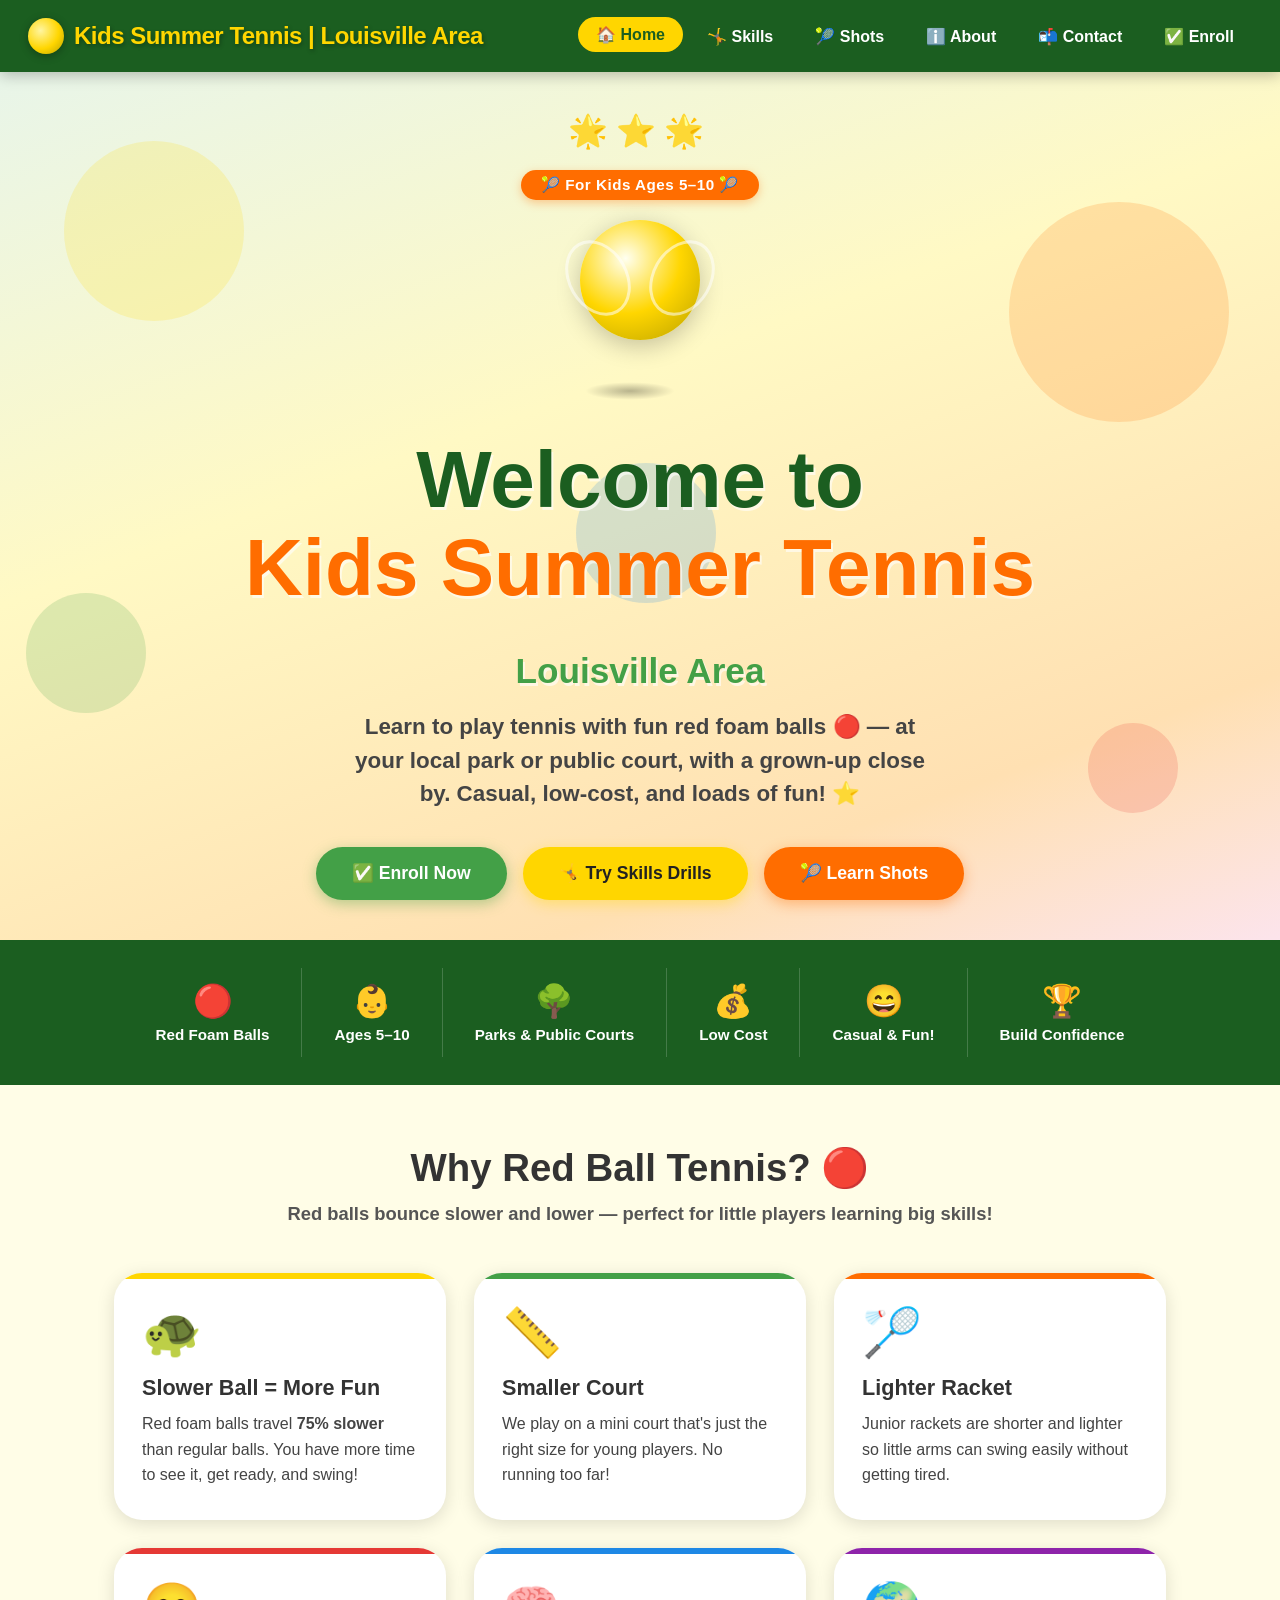
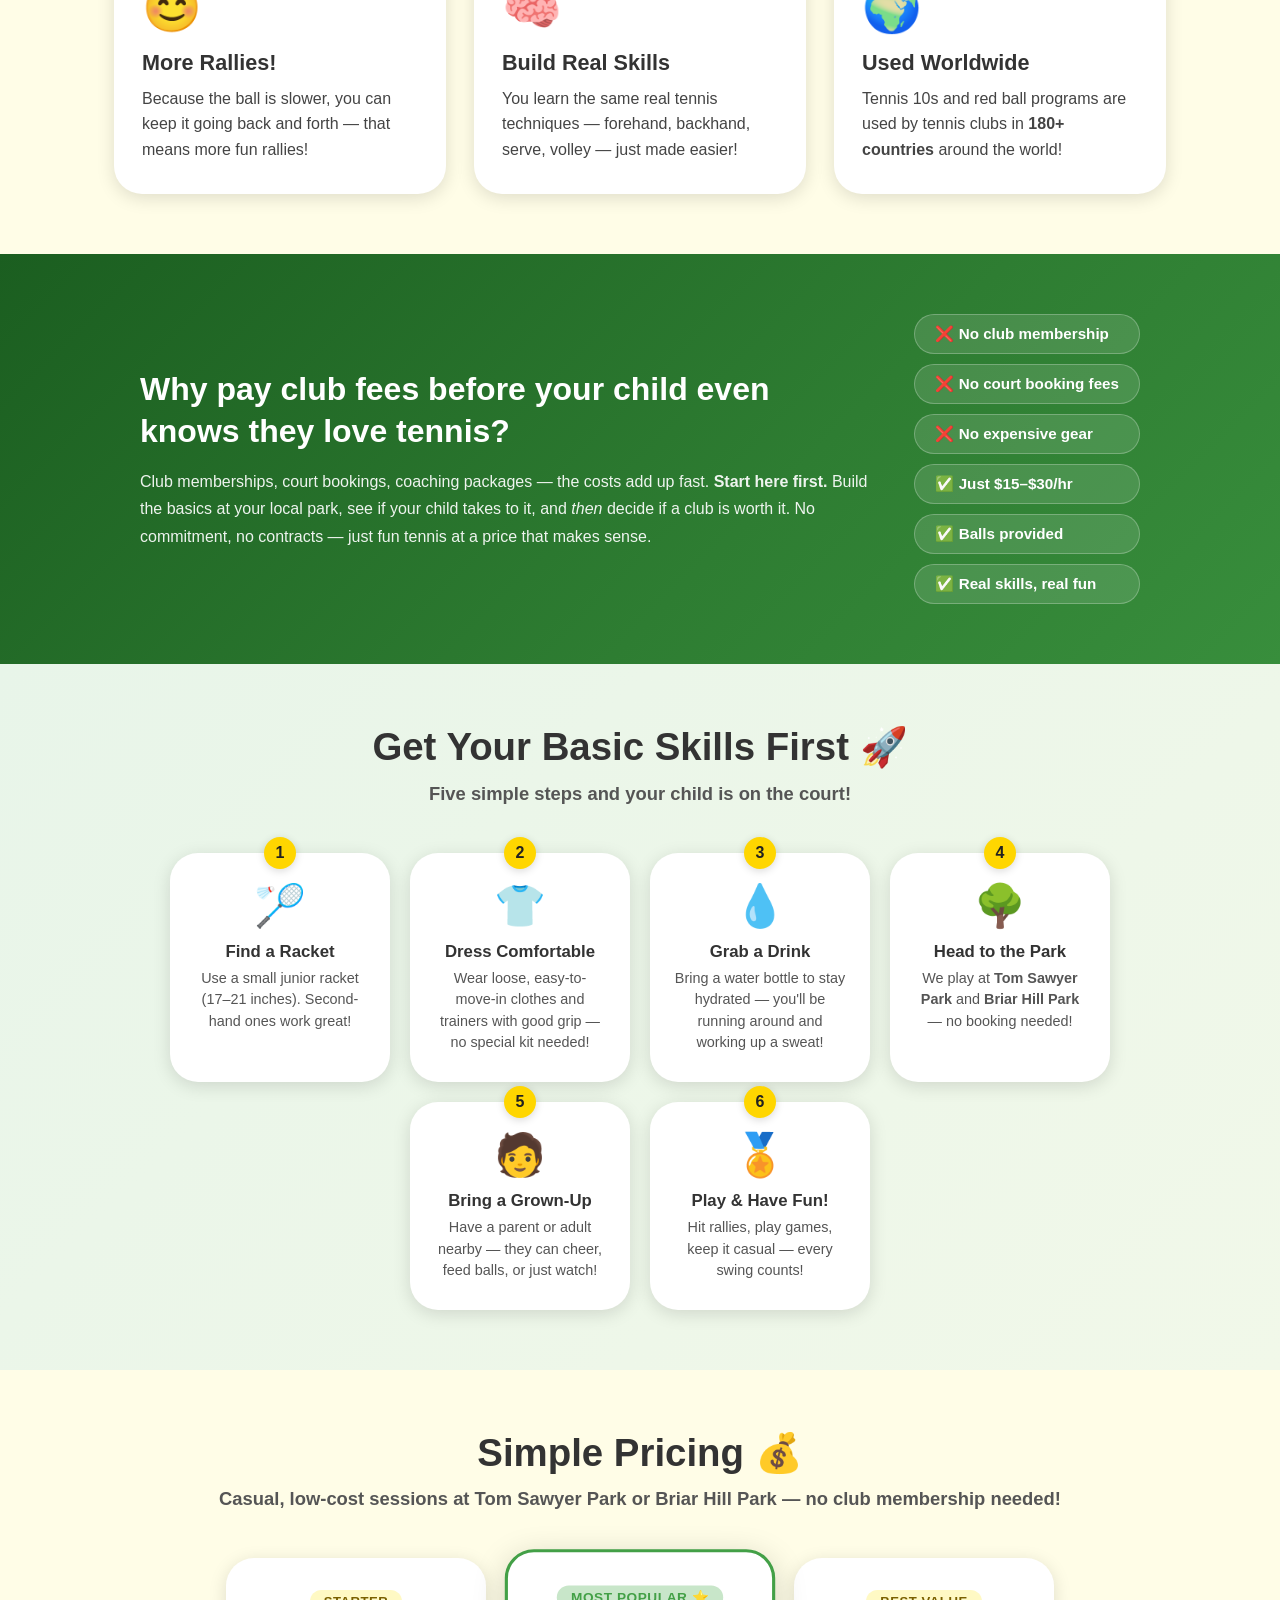
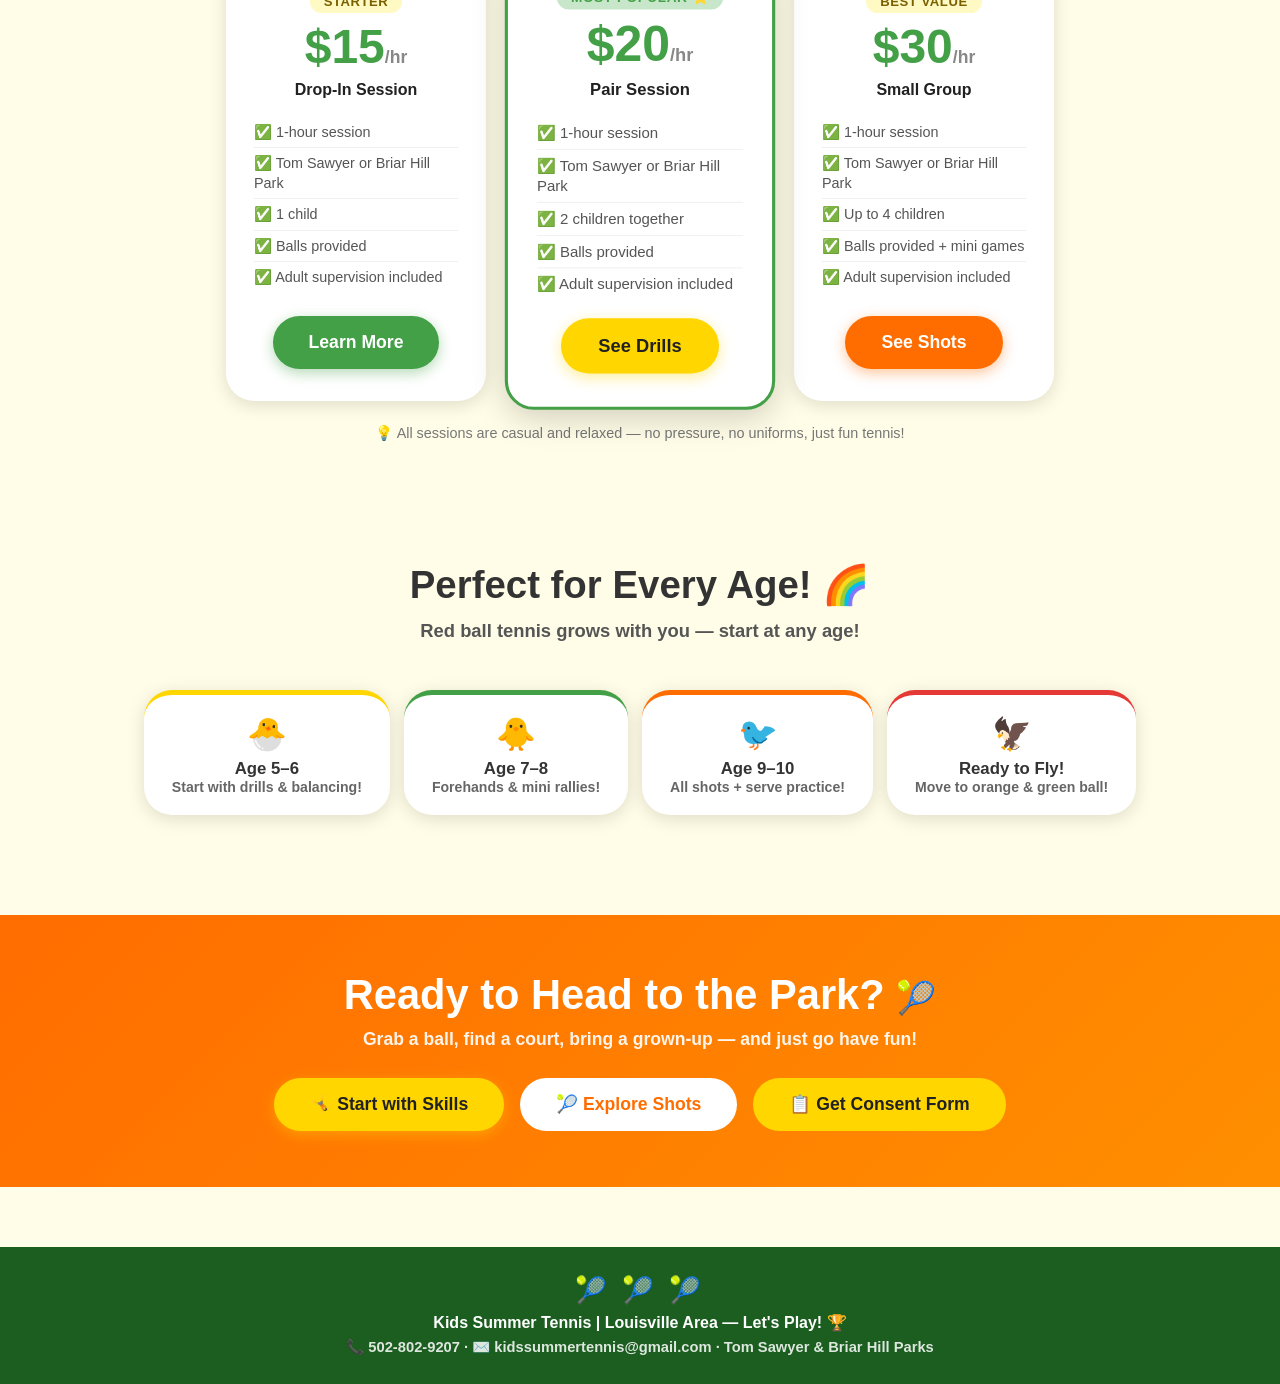
<file: index.html>
<!DOCTYPE html>
<html lang="en">
<head>
  <meta charset="UTF-8" />
  <meta name="viewport" content="width=device-width, initial-scale=1.0" />
  <title>Kids Summer Tennis | Louisville Area 🎾 — Learn Tennis with Red Balls!</title>
  <link rel="stylesheet" href="style.css" />
  <style>
    /* ---- Page-specific extras ---- */
    .home-section-alt {
      background: linear-gradient(135deg, #e8f5e9 0%, #f1f8e9 100%);
    }
    .home-cta-banner {
      background: linear-gradient(135deg, var(--orange), #ff8f00);
      color: var(--white);
      text-align: center;
      padding: 56px 24px;
      border-radius: 0;
    }
    .home-cta-banner h2 {
      font-size: clamp(1.6rem, 5vw, 2.6rem);
      font-weight: 900;
      margin-bottom: 10px;
    }
    .home-cta-banner p {
      font-size: 1.1rem;
      margin-bottom: 28px;
      opacity: 0.92;
      font-weight: 600;
    }
    .nav-links a[href="index.html"] { background: var(--yellow); color: var(--nav-bg); }
    .racket-spin {
      display: inline-block;
      font-size: 2rem;
      animation: spinRacket 4s linear infinite;
    }
    @keyframes spinRacket {
      from { transform: rotate(0deg); }
      to   { transform: rotate(360deg); }
    }
    .welcome-emojis {
      font-size: 2rem;
      letter-spacing: 8px;
      display: block;
      margin-bottom: 20px;
      animation: waveEmoji 2s ease-in-out infinite;
    }
    @keyframes waveEmoji {
      0%, 100% { transform: rotate(0deg); }
      25%  { transform: rotate(8deg); }
      75%  { transform: rotate(-8deg); }
    }
    .marketing-hook {
      background: linear-gradient(135deg, #1B5E20 0%, #2E7D32 60%, #388E3C 100%);
      color: var(--white);
      padding: 60px 24px;
    }
    .mh-inner {
      max-width: 1000px;
      margin: 0 auto;
      display: flex;
      flex-wrap: wrap;
      gap: 40px;
      align-items: center;
    }
    .mh-text {
      flex: 1;
      min-width: 280px;
    }
    .mh-text h2 {
      font-size: clamp(1.4rem, 4vw, 2rem);
      font-weight: 900;
      margin-bottom: 16px;
      line-height: 1.3;
    }
    .mh-text p {
      font-size: 1rem;
      line-height: 1.7;
      opacity: 0.92;
    }
    .mh-pills {
      display: flex;
      flex-direction: column;
      gap: 10px;
      min-width: 220px;
    }
    .mh-pill {
      background: rgba(255,255,255,0.12);
      border: 1.5px solid rgba(255,255,255,0.25);
      border-radius: 50px;
      padding: 10px 20px;
      font-size: 0.95rem;
      font-weight: 800;
      white-space: nowrap;
    }

    .pricing-row {
      display: flex;
      flex-wrap: wrap;
      gap: 24px;
      justify-content: center;
      align-items: stretch;
    }
    .price-card {
      background: var(--white);
      border-radius: var(--radius-lg);
      box-shadow: var(--shadow);
      padding: 32px 28px;
      width: 260px;
      display: flex;
      flex-direction: column;
      align-items: center;
      text-align: center;
      gap: 10px;
      transition: transform 0.2s;
    }
    .price-card:hover { transform: translateY(-6px); }
    .price-card-featured {
      border: 3px solid var(--green);
      box-shadow: var(--shadow-lg);
      transform: scale(1.04);
    }
    .price-card-featured:hover { transform: scale(1.04) translateY(-6px); }
    .pc-badge {
      font-size: 0.82rem;
      font-weight: 900;
      letter-spacing: 0.04em;
      text-transform: uppercase;
      background: var(--yellow-light);
      color: #7a6000;
      padding: 4px 14px;
      border-radius: 50px;
    }
    .price-card-featured .pc-badge {
      background: var(--green-light);
      color: var(--green);
    }
    .pc-price {
      font-size: 3rem;
      font-weight: 900;
      color: var(--green);
      line-height: 1;
    }
    .pc-price span {
      font-size: 1.1rem;
      font-weight: 700;
      color: #888;
    }
    .pc-label {
      font-size: 1rem;
      font-weight: 800;
      color: var(--dark);
    }
    .pc-features {
      list-style: none;
      padding: 0;
      margin: 8px 0;
      text-align: left;
      width: 100%;
    }
    .pc-features li {
      font-size: 0.9rem;
      color: #555;
      padding: 5px 0;
      border-bottom: 1px solid #f0f0f0;
      line-height: 1.4;
    }
    .pc-features li:last-child { border-bottom: none; }

    .how-step-row {
      display: flex;
      flex-wrap: wrap;
      gap: 20px;
      justify-content: center;
      counter-reset: how-counter;
    }
    .how-step {
      background: var(--white);
      border-radius: var(--radius-lg);
      box-shadow: var(--shadow);
      padding: 28px 24px;
      width: 220px;
      text-align: center;
      position: relative;
      transition: transform 0.2s;
      counter-increment: how-counter;
    }
    .how-step:hover { transform: translateY(-6px); }
    .how-step::before {
      content: counter(how-counter);
      position: absolute;
      top: -16px;
      left: 50%;
      transform: translateX(-50%);
      background: var(--yellow);
      color: var(--dark);
      width: 32px; height: 32px;
      border-radius: 50%;
      display: flex;
      align-items: center;
      justify-content: center;
      font-weight: 900;
      font-size: 1rem;
      box-shadow: 0 2px 8px rgba(0,0,0,0.15);
    }
    .how-step .hs-icon { font-size: 2.6rem; margin-bottom: 12px; }
    .how-step h4 { font-size: 1.05rem; font-weight: 800; margin-bottom: 6px; }
    .how-step p { font-size: 0.9rem; color: #555; line-height: 1.5; }
  </style>
</head>
<body>

  <!-- ======== NAVIGATION ======== -->
  <nav class="nav">
    <a href="index.html" class="nav-logo">
      <span class="ball-icon"></span>
      Kids Summer Tennis | Louisville Area
    </a>
    <div class="hamburger" id="ham" onclick="toggleMenu()" aria-label="Menu">
      <span></span><span></span><span></span>
    </div>
    <ul class="nav-links" id="navLinks">
      <li><a href="index.html" class="active">🏠 Home</a></li>
      <li><a href="skills.html">🤸 Skills</a></li>
      <li><a href="shots.html">🎾 Shots</a></li>
      <li><a href="about.html">ℹ️ About</a></li>
      <li><a href="contact.html">📬 Contact</a></li>
      <li><a href="enroll.html">✅ Enroll</a></li>
    </ul>
  </nav>

  <!-- ======== HERO ======== -->
  <section class="hero">
    <div class="hero-bg">
      <div class="bg-ball b1"></div>
      <div class="bg-ball b2"></div>
      <div class="bg-ball b3"></div>
      <div class="bg-ball b4"></div>
      <div class="bg-ball b5"></div>
    </div>
    <div class="hero-content">
      <span class="welcome-emojis">🌟⭐🌟</span>
      <div class="hero-badge">🎾 For Kids Ages 5–10 🎾</div>

      <div class="big-ball-wrap">
        <div class="big-ball"></div>
        <div class="ball-shadow"></div>
      </div>

      <h1 class="hero-title">
        Welcome to<br><span class="accent">Kids Summer Tennis</span><br><span style="font-size:clamp(1.4rem,4vw,2.2rem); color:var(--green);">Louisville Area</span>
      </h1>
      <p class="hero-subtitle">
        Learn to play tennis with fun red foam balls 🔴 — at your local park or public court, with a grown-up close by. Casual, low-cost, and loads of fun! ⭐
      </p>
      <div class="btn-group">
        <a href="enroll.html" class="btn btn-primary">✅ Enroll Now</a>
        <a href="skills.html" class="btn btn-secondary">🤸 Try Skills Drills</a>
        <a href="shots.html" class="btn btn-orange">🎾 Learn Shots</a>
      </div>
    </div>
  </section>

  <!-- ======== FEATURE STRIP ======== -->
  <div class="feature-strip">
    <div class="feature-item">
      <span class="fi-icon">🔴</span>
      <span>Red Foam Balls</span>
    </div>
    <div class="feature-item">
      <span class="fi-icon">👶</span>
      <span>Ages 5–10</span>
    </div>
    <div class="feature-item">
      <span class="fi-icon">🌳</span>
      <span>Parks &amp; Public Courts</span>
    </div>
    <div class="feature-item">
      <span class="fi-icon">💰</span>
      <span>Low Cost</span>
    </div>
    <div class="feature-item">
      <span class="fi-icon">😄</span>
      <span>Casual &amp; Fun!</span>
    </div>
    <div class="feature-item">
      <span class="fi-icon">🏆</span>
      <span>Build Confidence</span>
    </div>
  </div>

  <!-- ======== WHY RED BALL ======== -->
  <section class="section">
    <h2 class="section-title">Why Red Ball Tennis? 🔴</h2>
    <p class="section-subtitle">Red balls bounce slower and lower — perfect for little players learning big skills!</p>
    <div class="cards-grid">
      <div class="card yellow">
        <span class="card-emoji">🐢</span>
        <h3>Slower Ball = More Fun</h3>
        <p>Red foam balls travel <strong>75% slower</strong> than regular balls. You have more time to see it, get ready, and swing!</p>
      </div>
      <div class="card green">
        <span class="card-emoji">📏</span>
        <h3>Smaller Court</h3>
        <p>We play on a mini court that's just the right size for young players. No running too far!</p>
      </div>
      <div class="card orange">
        <span class="card-emoji">🏸</span>
        <h3>Lighter Racket</h3>
        <p>Junior rackets are shorter and lighter so little arms can swing easily without getting tired.</p>
      </div>
      <div class="card red">
        <span class="card-emoji">😊</span>
        <h3>More Rallies!</h3>
        <p>Because the ball is slower, you can keep it going back and forth — that means more fun rallies!</p>
      </div>
      <div class="card blue">
        <span class="card-emoji">🧠</span>
        <h3>Build Real Skills</h3>
        <p>You learn the same real tennis techniques — forehand, backhand, serve, volley — just made easier!</p>
      </div>
      <div class="card purple">
        <span class="card-emoji">🌍</span>
        <h3>Used Worldwide</h3>
        <p>Tennis 10s and red ball programs are used by tennis clubs in <strong>180+ countries</strong> around the world!</p>
      </div>
    </div>
  </section>

  <!-- ======== HOW IT WORKS ======== -->
  <!-- ======== MARKETING HOOK ======== -->
  <div class="marketing-hook">
    <div class="mh-inner">
      <div class="mh-text">
        <h2>Why pay club fees before your child even knows they love tennis?</h2>
        <p>Club memberships, court bookings, coaching packages — the costs add up fast. <strong>Start here first.</strong> Build the basics at your local park, see if your child takes to it, and <em>then</em> decide if a club is worth it. No commitment, no contracts — just fun tennis at a price that makes sense.</p>
      </div>
      <div class="mh-pills">
        <span class="mh-pill">❌ No club membership</span>
        <span class="mh-pill">❌ No court booking fees</span>
        <span class="mh-pill">❌ No expensive gear</span>
        <span class="mh-pill">✅ Just $15–$30/hr</span>
        <span class="mh-pill">✅ Balls provided</span>
        <span class="mh-pill">✅ Real skills, real fun</span>
      </div>
    </div>
  </div>

  <section class="section home-section-alt" style="max-width:100%; padding: 60px 24px; margin:0;">
    <div style="max-width:1100px; margin:0 auto;">
      <h2 class="section-title">Get Your Basic Skills First 🚀</h2>
      <p class="section-subtitle">Five simple steps and your child is on the court!</p>
      <div class="how-step-row">
        <div class="how-step">
          <div class="hs-icon">🏸</div>
          <h4>Find a Racket</h4>
          <p>Use a small junior racket (17–21 inches). Second-hand ones work great!</p>
        </div>
        <div class="how-step">
          <div class="hs-icon">👕</div>
          <h4>Dress Comfortable</h4>
          <p>Wear loose, easy-to-move-in clothes and trainers with good grip — no special kit needed!</p>
        </div>
        <div class="how-step">
          <div class="hs-icon">💧</div>
          <h4>Grab a Drink</h4>
          <p>Bring a water bottle to stay hydrated — you'll be running around and working up a sweat!</p>
        </div>
        <div class="how-step">
          <div class="hs-icon">🌳</div>
          <h4>Head to the Park</h4>
          <p>We play at <strong>Tom Sawyer Park</strong> and <strong>Briar Hill Park</strong> — no booking needed!</p>
        </div>
        <div class="how-step">
          <div class="hs-icon">🧑</div>
          <h4>Bring a Grown-Up</h4>
          <p>Have a parent or adult nearby — they can cheer, feed balls, or just watch!</p>
        </div>
        <div class="how-step">
          <div class="hs-icon">🏅</div>
          <h4>Play &amp; Have Fun!</h4>
          <p>Hit rallies, play games, keep it casual — every swing counts!</p>
        </div>
      </div>
    </div>
  </section>

  <!-- ======== PRICING ======== -->
  <section class="section">
    <h2 class="section-title">Simple Pricing 💰</h2>
    <p class="section-subtitle">Casual, low-cost sessions at <strong>Tom Sawyer Park</strong> or <strong>Briar Hill Park</strong> — no club membership needed!</p>
    <div class="pricing-row">

      <div class="price-card">
        <div class="pc-badge">Starter</div>
        <div class="pc-price">$15<span>/hr</span></div>
        <div class="pc-label">Drop-In Session</div>
        <ul class="pc-features">
          <li>✅ 1-hour session</li>
          <li>✅ Tom Sawyer or Briar Hill Park</li>
          <li>✅ 1 child</li>
          <li>✅ Balls provided</li>
          <li>✅ Adult supervision included</li>
        </ul>
        <a href="about.html" class="btn btn-primary" style="margin-top:auto;">Learn More</a>
      </div>

      <div class="price-card price-card-featured">
        <div class="pc-badge">Most Popular ⭐</div>
        <div class="pc-price">$20<span>/hr</span></div>
        <div class="pc-label">Pair Session</div>
        <ul class="pc-features">
          <li>✅ 1-hour session</li>
          <li>✅ Tom Sawyer or Briar Hill Park</li>
          <li>✅ 2 children together</li>
          <li>✅ Balls provided</li>
          <li>✅ Adult supervision included</li>
        </ul>
        <a href="skills.html" class="btn btn-secondary" style="margin-top:auto;">See Drills</a>
      </div>

      <div class="price-card">
        <div class="pc-badge">Best Value</div>
        <div class="pc-price">$30<span>/hr</span></div>
        <div class="pc-label">Small Group</div>
        <ul class="pc-features">
          <li>✅ 1-hour session</li>
          <li>✅ Tom Sawyer or Briar Hill Park</li>
          <li>✅ Up to 4 children</li>
          <li>✅ Balls provided + mini games</li>
          <li>✅ Adult supervision included</li>
        </ul>
        <a href="shots.html" class="btn btn-orange" style="margin-top:auto;">See Shots</a>
      </div>

    </div>
    <p style="text-align:center; font-size:0.9rem; color:#777; margin-top:24px;">
      💡 All sessions are casual and relaxed — no pressure, no uniforms, just fun tennis!
    </p>
  </section>

  <!-- ======== AGE BADGES ======== -->
  <section class="section">
    <h2 class="section-title">Perfect for Every Age! 🌈</h2>
    <p class="section-subtitle">Red ball tennis grows with you — start at any age!</p>
    <div class="age-badge-strip">
      <div class="age-badge">
        <div class="ab-emoji">🐣</div>
        <div class="ab-title">Age 5–6</div>
        <div class="ab-sub">Start with drills &amp; balancing!</div>
      </div>
      <div class="age-badge">
        <div class="ab-emoji">🐥</div>
        <div class="ab-title">Age 7–8</div>
        <div class="ab-sub">Forehands &amp; mini rallies!</div>
      </div>
      <div class="age-badge">
        <div class="ab-emoji">🐦</div>
        <div class="ab-title">Age 9–10</div>
        <div class="ab-sub">All shots + serve practice!</div>
      </div>
      <div class="age-badge">
        <div class="ab-emoji">🦅</div>
        <div class="ab-title">Ready to Fly!</div>
        <div class="ab-sub">Move to orange &amp; green ball!</div>
      </div>
    </div>
  </section>

  <!-- ======== CTA BANNER ======== -->
  <div class="home-cta-banner">
    <h2>Ready to Head to the Park? <span class="racket-spin">🎾</span></h2>
    <p>Grab a ball, find a court, bring a grown-up — and just go have fun!</p>
    <div class="btn-group">
      <a href="skills.html" class="btn btn-secondary">🤸 Start with Skills</a>
      <a href="shots.html"  class="btn" style="background:white; color:var(--orange);">🎾 Explore Shots</a>
      <a href="consent.html" class="btn" style="background:var(--yellow); color:var(--dark);">📋 Get Consent Form</a>
    </div>
  </div>

  <!-- ======== FOOTER ======== -->
  <footer class="footer">
    <span class="foot-balls">🎾 🎾 🎾</span>
    <strong>Kids Summer Tennis | Louisville Area — Let's Play! 🏆</strong>
    <p>📞 502-802-9207 · ✉️ kidssummertennis@gmail.com · Tom Sawyer &amp; Briar Hill Parks</p>
  </footer>

  <script>
    function toggleMenu() {
      document.getElementById('navLinks').classList.toggle('open');
      document.getElementById('ham').classList.toggle('open');
    }
    // Close menu on link click
    document.querySelectorAll('.nav-links a').forEach(a => {
      a.addEventListener('click', () => {
        document.getElementById('navLinks').classList.remove('open');
        document.getElementById('ham').classList.remove('open');
      });
    });
  </script>
</body>
</html>
</file>
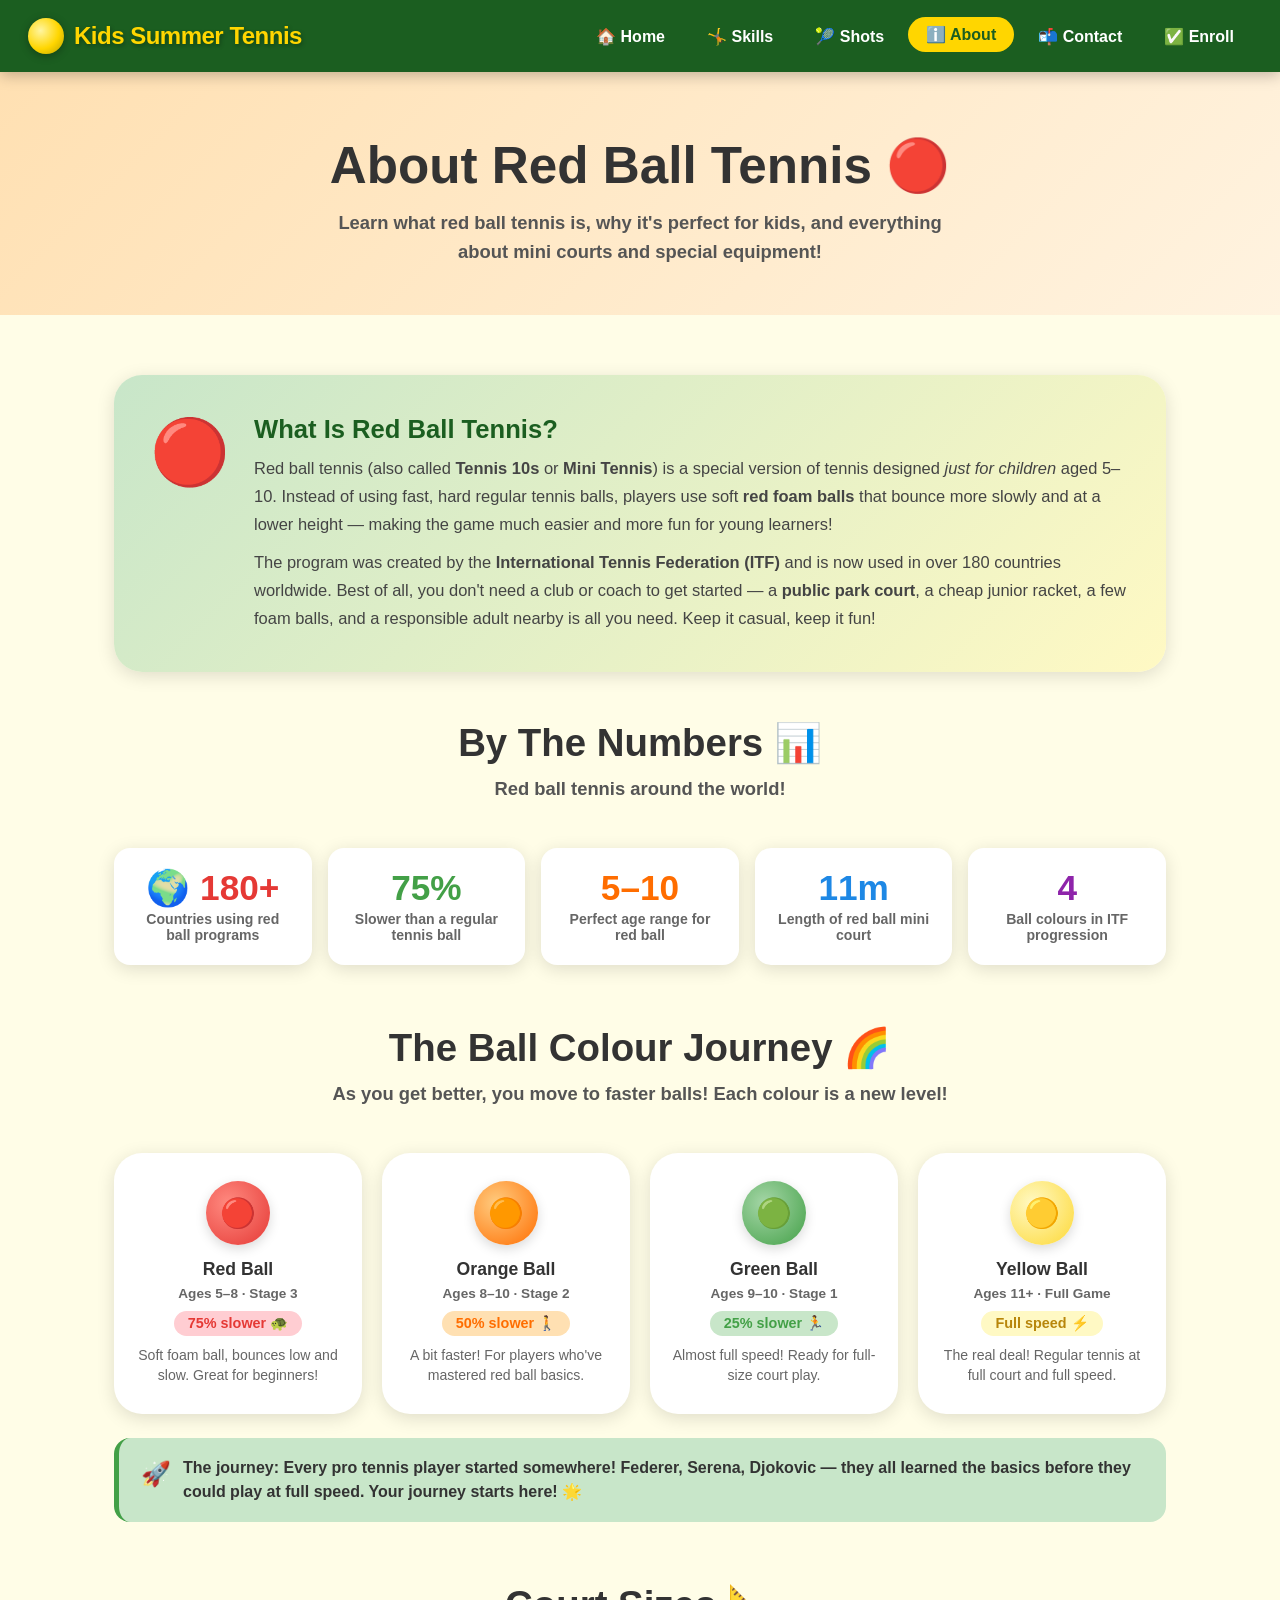
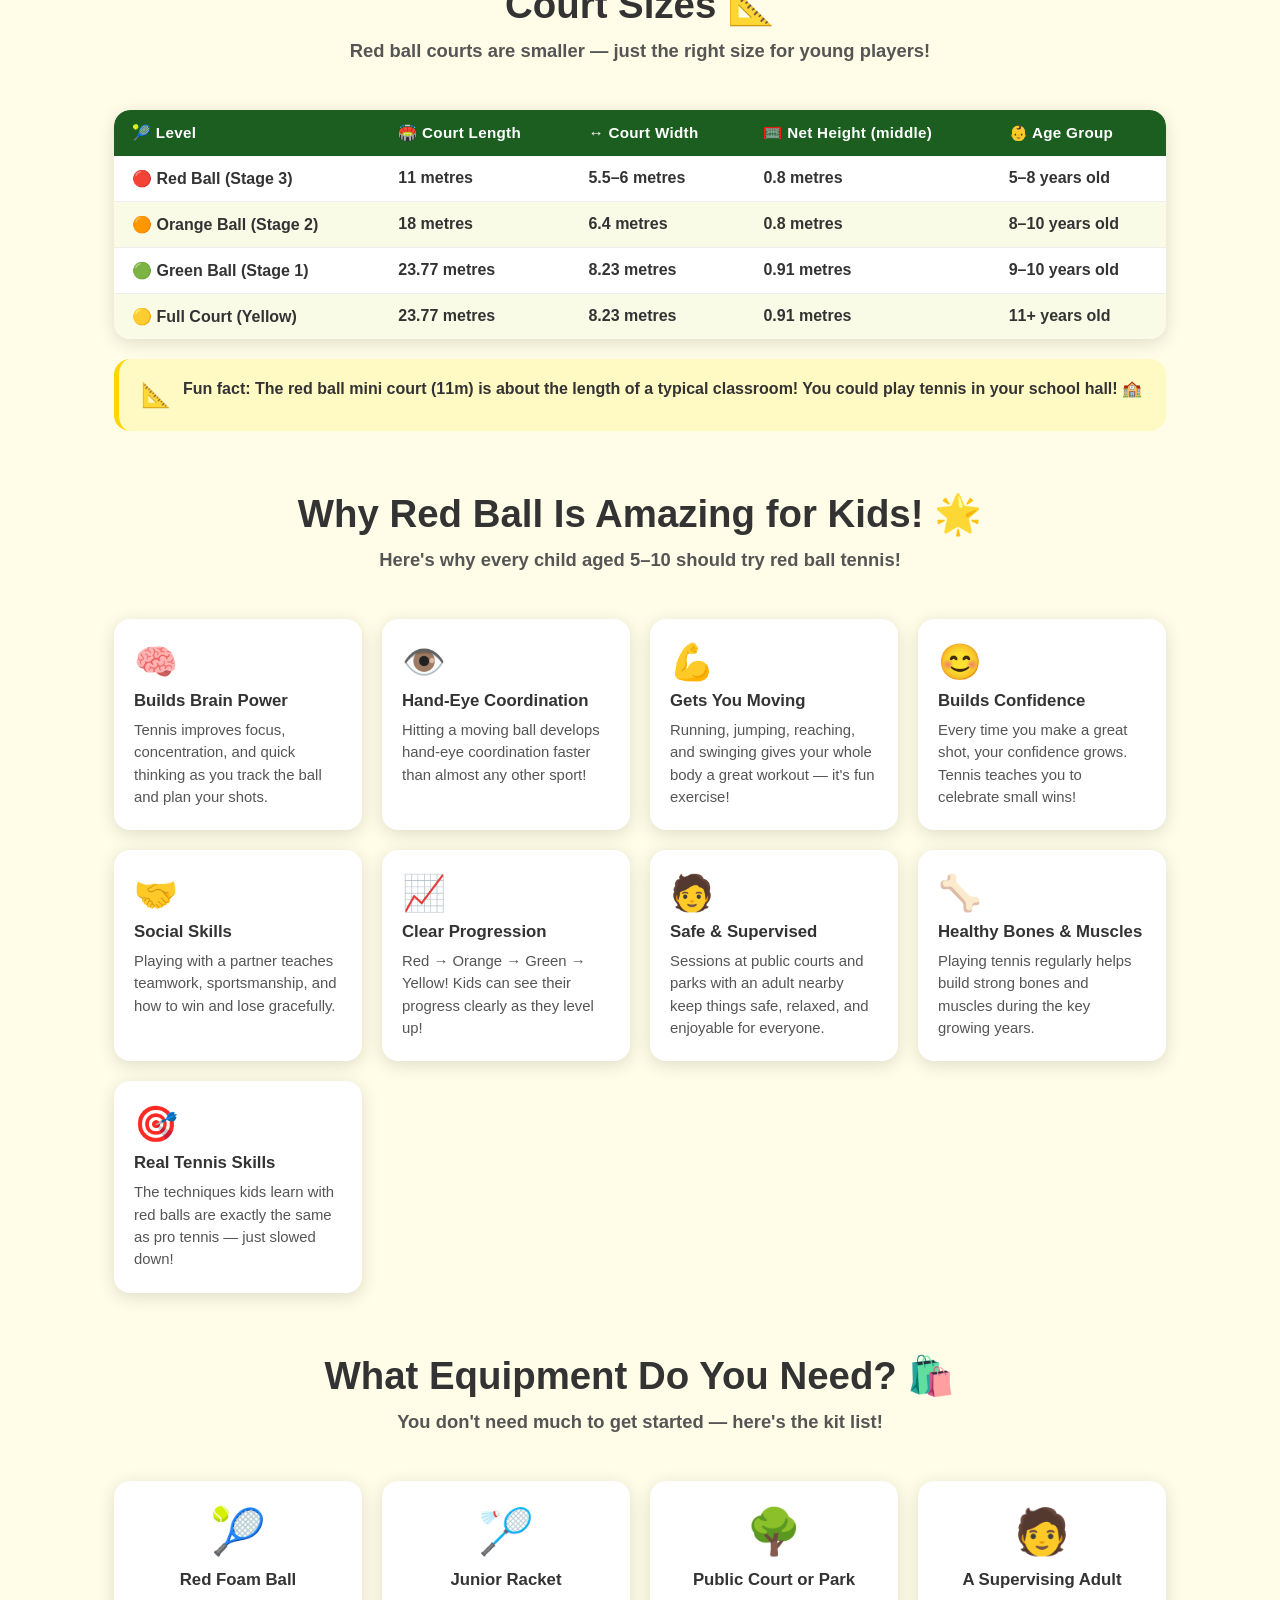
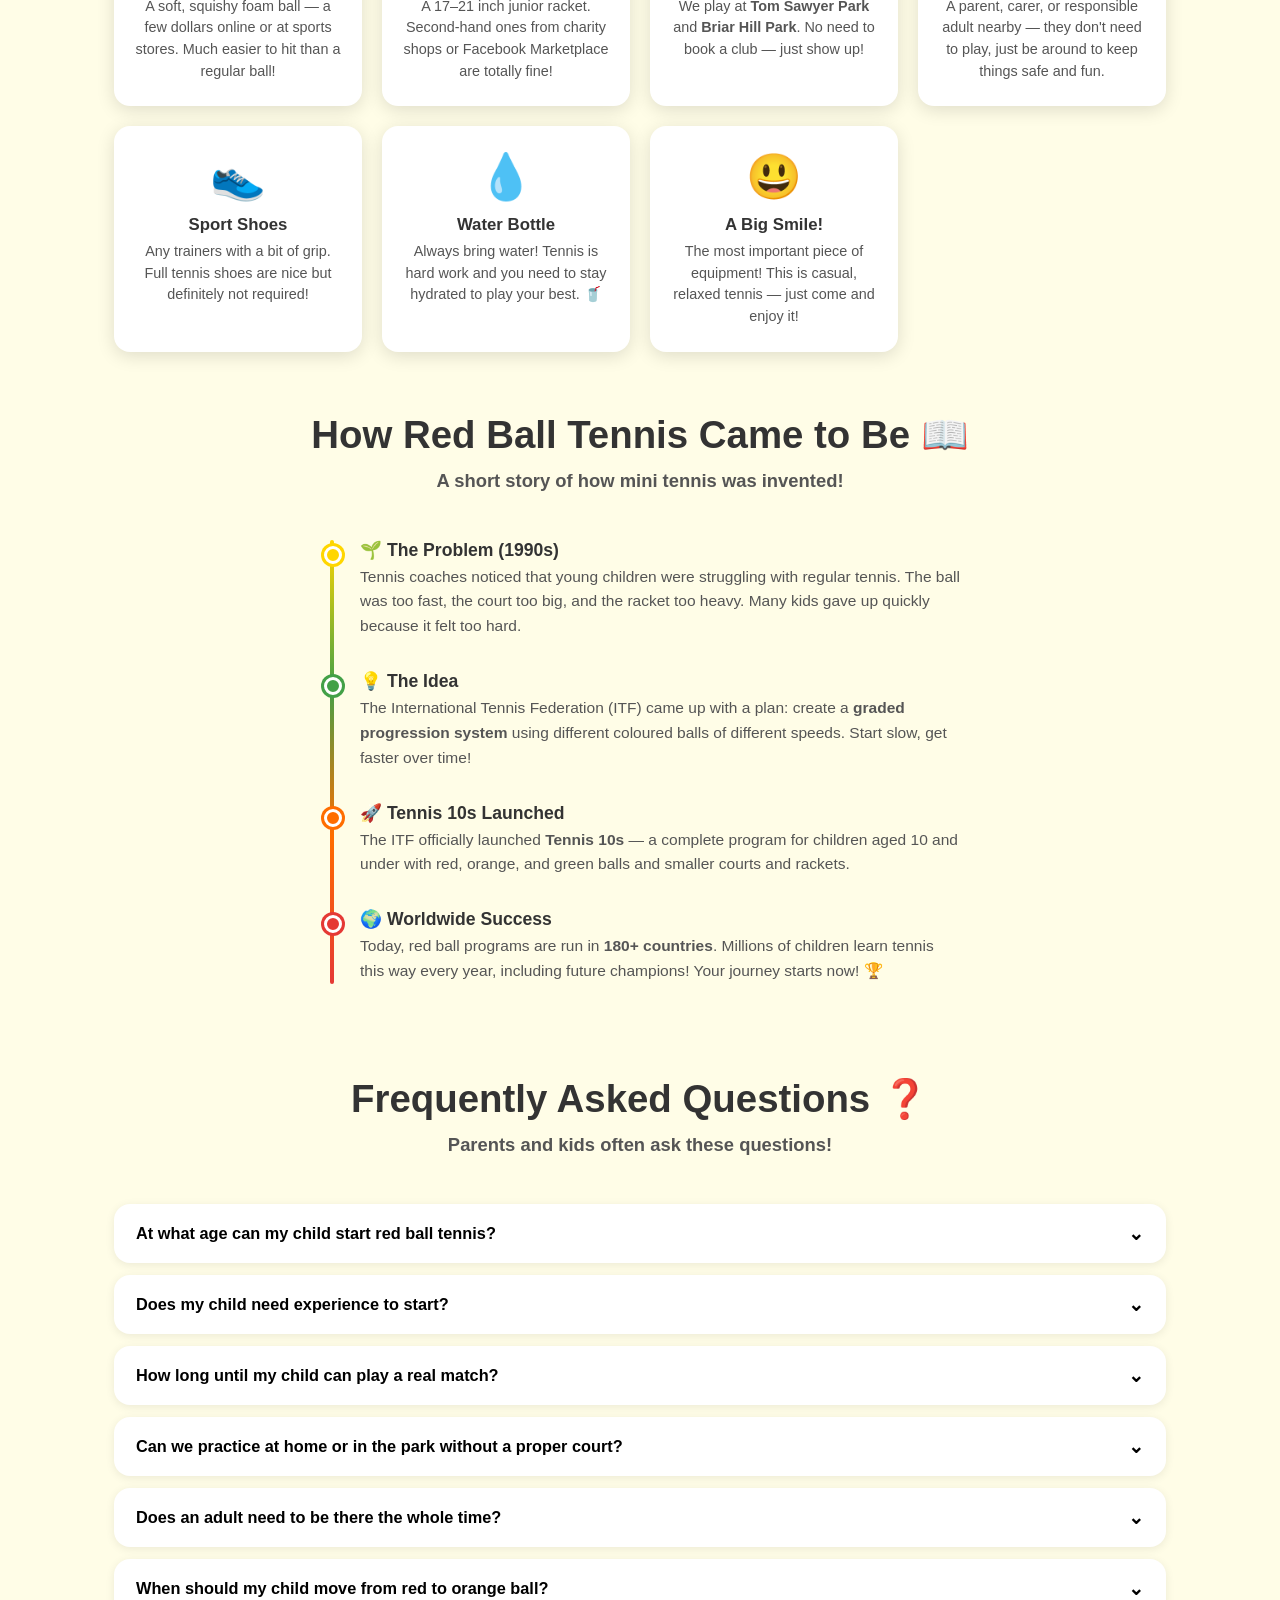
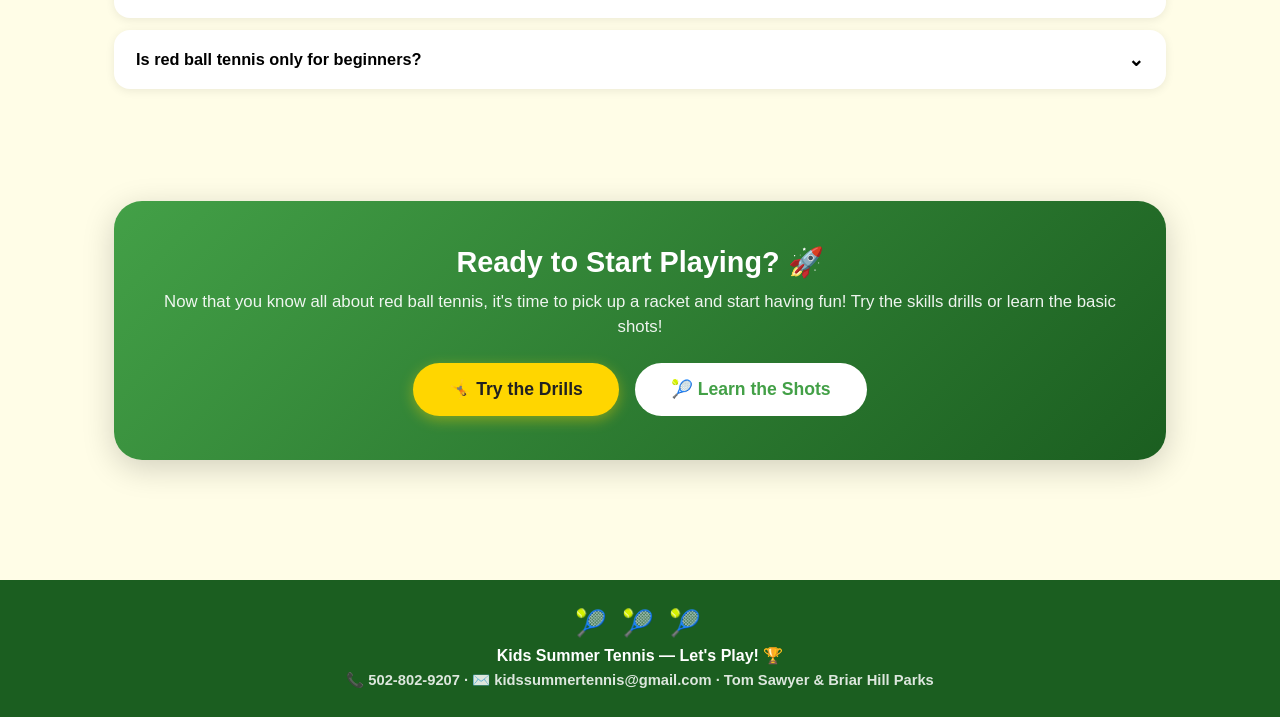
<file: about.html>
<!DOCTYPE html>
<html lang="en">
<head>
  <meta charset="UTF-8" />
  <meta name="viewport" content="width=device-width, initial-scale=1.0" />
  <title>About Red Ball Tennis ℹ️ — Kids Summer Tennis | Louisville Area</title>
  <link rel="stylesheet" href="style.css" />
  <style>
    .nav-links a[href="about.html"] { background: var(--yellow); color: var(--nav-bg); }

    /* Timeline */
    .timeline {
      position: relative;
      padding-left: 40px;
      margin-top: 20px;
    }
    .timeline::before {
      content: '';
      position: absolute;
      left: 10px; top: 0; bottom: 0;
      width: 4px;
      background: linear-gradient(to bottom, var(--yellow), var(--green), var(--orange), var(--red));
      border-radius: 2px;
    }
    .timeline-item {
      position: relative;
      margin-bottom: 32px;
    }
    .timeline-item::before {
      content: '';
      position: absolute;
      left: -36px;
      top: 6px;
      width: 18px; height: 18px;
      border-radius: 50%;
      background: var(--yellow);
      border: 3px solid var(--white);
      box-shadow: 0 0 0 3px var(--yellow);
    }
    .timeline-item:nth-child(2)::before { background: var(--green);  box-shadow: 0 0 0 3px var(--green); }
    .timeline-item:nth-child(3)::before { background: var(--orange); box-shadow: 0 0 0 3px var(--orange); }
    .timeline-item:nth-child(4)::before { background: var(--red);    box-shadow: 0 0 0 3px var(--red); }
    .timeline-item h4 {
      font-size: 1.1rem;
      font-weight: 800;
      margin-bottom: 4px;
    }
    .timeline-item p {
      font-size: 0.97rem;
      color: #555;
      line-height: 1.6;
    }

    /* Ball comparison */
    .ball-compare {
      display: grid;
      grid-template-columns: repeat(auto-fill, minmax(200px, 1fr));
      gap: 20px;
      margin-top: 16px;
    }
    .ball-type {
      background: var(--white);
      border-radius: var(--radius-lg);
      padding: 28px 20px;
      text-align: center;
      box-shadow: var(--shadow);
      transition: transform 0.2s;
    }
    .ball-type:hover { transform: translateY(-4px); }
    .ball-icon-big {
      width: 64px; height: 64px;
      border-radius: 50%;
      margin: 0 auto 14px;
      display: flex;
      align-items: center;
      justify-content: center;
      font-size: 1.8rem;
      box-shadow: 0 4px 12px rgba(0,0,0,0.15);
    }
    .ball-type h4 { font-size: 1.1rem; font-weight: 900; margin-bottom: 6px; }
    .ball-type .bt-age { font-size: 0.85rem; font-weight: 700; color: #666; margin-bottom: 10px; }
    .ball-type .bt-speed {
      font-size: 0.9rem;
      font-weight: 800;
      padding: 4px 14px;
      border-radius: 50px;
      display: inline-block;
    }
    .ball-type.bt-red    .bt-speed { background: var(--red-light);    color: var(--red); }
    .ball-type.bt-orange .bt-speed { background: var(--orange-light); color: var(--orange); }
    .ball-type.bt-green  .bt-speed { background: var(--green-light);  color: var(--green); }
    .ball-type.bt-yellow .bt-speed { background: var(--yellow-light); color: #b8860b; }

    .ball-type.bt-red    .ball-icon-big { background: radial-gradient(circle at 35% 35%, #ff8a80, #e53935); }
    .ball-type.bt-orange .ball-icon-big { background: radial-gradient(circle at 35% 35%, #ffcc80, #ff6d00); }
    .ball-type.bt-green  .ball-icon-big { background: radial-gradient(circle at 35% 35%, #a5d6a7, #43a047); }
    .ball-type.bt-yellow .ball-icon-big { background: radial-gradient(circle at 35% 35%, #fff9c4, #fdd835); }

    /* Fun stats */
    .fun-stats {
      display: flex;
      flex-wrap: wrap;
      gap: 16px;
      justify-content: center;
      margin-top: 16px;
    }
    .stat-box {
      background: var(--white);
      border-radius: var(--radius);
      padding: 22px 20px;
      text-align: center;
      box-shadow: var(--shadow);
      min-width: 140px;
      flex: 1;
      max-width: 200px;
    }
    .stat-number {
      font-size: 2.2rem;
      font-weight: 900;
      line-height: 1;
      margin-bottom: 6px;
    }
    .stat-label {
      font-size: 0.88rem;
      font-weight: 700;
      color: #666;
    }

    /* Gear section */
    .gear-grid {
      display: grid;
      grid-template-columns: repeat(auto-fill, minmax(220px, 1fr));
      gap: 20px;
    }
    .gear-card {
      background: var(--white);
      border-radius: var(--radius);
      padding: 24px 20px;
      box-shadow: var(--shadow);
      text-align: center;
      transition: transform 0.2s;
    }
    .gear-card:hover { transform: translateY(-4px); }
    .gear-card .gear-icon { font-size: 2.8rem; margin-bottom: 12px; }
    .gear-card h4 { font-size: 1.05rem; font-weight: 800; margin-bottom: 6px; }
    .gear-card p  { font-size: 0.9rem; color: #555; line-height: 1.5; }

    /* FAQ */
    .faq-list { margin-top: 16px; }
    .faq-item {
      background: var(--white);
      border-radius: var(--radius);
      box-shadow: 0 2px 10px rgba(0,0,0,0.08);
      margin-bottom: 12px;
      overflow: hidden;
    }
    .faq-q {
      width: 100%;
      background: none;
      border: none;
      padding: 18px 22px;
      text-align: left;
      font-family: var(--font-main);
      font-size: 1.02rem;
      font-weight: 800;
      cursor: pointer;
      display: flex;
      justify-content: space-between;
      align-items: center;
      gap: 12px;
      transition: background 0.2s;
    }
    .faq-q:hover { background: var(--yellow-light); }
    .faq-chevron {
      font-size: 1.2rem;
      transition: transform 0.3s;
      flex-shrink: 0;
    }
    .faq-a {
      max-height: 0;
      overflow: hidden;
      transition: max-height 0.4s ease, padding 0.3s;
      padding: 0 22px;
      font-size: 0.98rem;
      color: #444;
      line-height: 1.65;
    }
    .faq-item.open .faq-q { background: var(--yellow-light); }
    .faq-item.open .faq-chevron { transform: rotate(180deg); }
    .faq-item.open .faq-a { max-height: 400px; padding: 0 22px 18px; }

    .about-cta {
      background: linear-gradient(135deg, var(--green), #1B5E20);
      color: var(--white);
      border-radius: var(--radius-lg);
      padding: 44px 36px;
      text-align: center;
      box-shadow: var(--shadow-lg);
      margin-top: 40px;
    }
    .about-cta h3 { font-size: 1.8rem; font-weight: 900; margin-bottom: 10px; }
    .about-cta p  { font-size: 1.05rem; opacity: 0.92; margin-bottom: 24px; line-height: 1.5; }
  </style>
</head>
<body>

  <!-- ======== NAVIGATION ======== -->
  <nav class="nav">
    <a href="index.html" class="nav-logo">
      <span class="ball-icon"></span>
      Kids Summer Tennis
    </a>
    <div class="hamburger" id="ham" onclick="toggleMenu()" aria-label="Menu">
      <span></span><span></span><span></span>
    </div>
    <ul class="nav-links" id="navLinks">
      <li><a href="index.html">🏠 Home</a></li>
      <li><a href="skills.html">🤸 Skills</a></li>
      <li><a href="shots.html">🎾 Shots</a></li>
      <li><a href="about.html" class="active">ℹ️ About</a></li>
      <li><a href="contact.html">📬 Contact</a></li>
      <li><a href="enroll.html">✅ Enroll</a></li>
    </ul>
  </nav>

  <!-- ======== PAGE HERO ======== -->
  <div class="page-hero orange-bg">
    <h1>About Red Ball Tennis 🔴</h1>
    <p>Learn what red ball tennis is, why it's perfect for kids, and everything about mini courts and special equipment!</p>
  </div>

  <!-- ======== WHAT IS RED BALL ======== -->
  <section class="section">

    <div class="about-intro">
      <div class="intro-icon">🔴</div>
      <div>
        <h2>What Is Red Ball Tennis?</h2>
        <p>
          Red ball tennis (also called <strong>Tennis 10s</strong> or <strong>Mini Tennis</strong>) is a special version of tennis designed <em>just for children</em> aged 5–10. Instead of using fast, hard regular tennis balls, players use soft <strong>red foam balls</strong> that bounce more slowly and at a lower height — making the game much easier and more fun for young learners!
        </p>
        <p style="margin-top: 10px;">
          The program was created by the <strong>International Tennis Federation (ITF)</strong> and is now used in over 180 countries worldwide. Best of all, you don't need a club or coach to get started — a <strong>public park court</strong>, a cheap junior racket, a few foam balls, and a responsible adult nearby is all you need. Keep it casual, keep it fun!
        </p>
      </div>
    </div>

    <!-- Fun Stats -->
    <h2 class="section-title" style="margin-top:48px;">By The Numbers 📊</h2>
    <p class="section-subtitle">Red ball tennis around the world!</p>
    <div class="fun-stats">
      <div class="stat-box">
        <div class="stat-number" style="color: var(--red);">🌍 180+</div>
        <div class="stat-label">Countries using red ball programs</div>
      </div>
      <div class="stat-box">
        <div class="stat-number" style="color: var(--green);">75%</div>
        <div class="stat-label">Slower than a regular tennis ball</div>
      </div>
      <div class="stat-box">
        <div class="stat-number" style="color: var(--orange);">5–10</div>
        <div class="stat-label">Perfect age range for red ball</div>
      </div>
      <div class="stat-box">
        <div class="stat-number" style="color: var(--blue);">11m</div>
        <div class="stat-label">Length of red ball mini court</div>
      </div>
      <div class="stat-box">
        <div class="stat-number" style="color: var(--purple);">4</div>
        <div class="stat-label">Ball colours in ITF progression</div>
      </div>
    </div>
  </section>

  <!-- ======== BALL PROGRESSION ======== -->
  <section class="section" style="padding-top: 0;">
    <h2 class="section-title">The Ball Colour Journey 🌈</h2>
    <p class="section-subtitle">As you get better, you move to faster balls! Each colour is a new level!</p>

    <div class="ball-compare">
      <div class="ball-type bt-red">
        <div class="ball-icon-big">🔴</div>
        <h4>Red Ball</h4>
        <div class="bt-age">Ages 5–8 · Stage 3</div>
        <span class="bt-speed">75% slower 🐢</span>
        <p style="font-size:0.88rem; color:#666; margin-top: 10px; line-height: 1.4;">Soft foam ball, bounces low and slow. Great for beginners!</p>
      </div>
      <div class="ball-type bt-orange">
        <div class="ball-icon-big">🟠</div>
        <h4>Orange Ball</h4>
        <div class="bt-age">Ages 8–10 · Stage 2</div>
        <span class="bt-speed">50% slower 🚶</span>
        <p style="font-size:0.88rem; color:#666; margin-top: 10px; line-height: 1.4;">A bit faster! For players who've mastered red ball basics.</p>
      </div>
      <div class="ball-type bt-green">
        <div class="ball-icon-big">🟢</div>
        <h4>Green Ball</h4>
        <div class="bt-age">Ages 9–10 · Stage 1</div>
        <span class="bt-speed">25% slower 🏃</span>
        <p style="font-size:0.88rem; color:#666; margin-top: 10px; line-height: 1.4;">Almost full speed! Ready for full-size court play.</p>
      </div>
      <div class="ball-type bt-yellow">
        <div class="ball-icon-big">🟡</div>
        <h4>Yellow Ball</h4>
        <div class="bt-age">Ages 11+ · Full Game</div>
        <span class="bt-speed">Full speed ⚡</span>
        <p style="font-size:0.88rem; color:#666; margin-top: 10px; line-height: 1.4;">The real deal! Regular tennis at full court and full speed.</p>
      </div>
    </div>

    <div class="tip-box green" style="margin-top: 24px;">
      <span class="tip-icon">🚀</span>
      <span><strong>The journey:</strong> Every pro tennis player started somewhere! Federer, Serena, Djokovic — they all learned the basics before they could play at full speed. Your journey starts here! 🌟</span>
    </div>
  </section>

  <!-- ======== COURT SIZES ======== -->
  <section class="section" style="padding-top:0;">
    <h2 class="section-title">Court Sizes 📐</h2>
    <p class="section-subtitle">Red ball courts are smaller — just the right size for young players!</p>

    <div class="court-table-wrap">
      <table class="court-table">
        <thead>
          <tr>
            <th>🎾 Level</th>
            <th>🏟️ Court Length</th>
            <th>↔️ Court Width</th>
            <th>🥅 Net Height (middle)</th>
            <th>👶 Age Group</th>
          </tr>
        </thead>
        <tbody>
          <tr>
            <td>🔴 Red Ball (Stage 3)</td>
            <td><strong>11 metres</strong></td>
            <td>5.5–6 metres</td>
            <td>0.8 metres</td>
            <td>5–8 years old</td>
          </tr>
          <tr>
            <td>🟠 Orange Ball (Stage 2)</td>
            <td><strong>18 metres</strong></td>
            <td>6.4 metres</td>
            <td>0.8 metres</td>
            <td>8–10 years old</td>
          </tr>
          <tr>
            <td>🟢 Green Ball (Stage 1)</td>
            <td><strong>23.77 metres</strong></td>
            <td>8.23 metres</td>
            <td>0.91 metres</td>
            <td>9–10 years old</td>
          </tr>
          <tr>
            <td>🟡 Full Court (Yellow)</td>
            <td><strong>23.77 metres</strong></td>
            <td>8.23 metres</td>
            <td>0.91 metres</td>
            <td>11+ years old</td>
          </tr>
        </tbody>
      </table>
    </div>

    <div class="tip-box yellow" style="margin-top: 20px;">
      <span class="tip-icon">📐</span>
      <span><strong>Fun fact:</strong> The red ball mini court (11m) is about the length of a typical classroom! You could play tennis in your school hall! 🏫</span>
    </div>
  </section>

  <!-- ======== WHY IT'S GOOD FOR KIDS ======== -->
  <section class="section" style="padding-top:0;">
    <h2 class="section-title">Why Red Ball Is Amazing for Kids! 🌟</h2>
    <p class="section-subtitle">Here's why every child aged 5–10 should try red ball tennis!</p>

    <div class="benefits-grid">
      <div class="benefit-item">
        <div class="bi-icon">🧠</div>
        <h4>Builds Brain Power</h4>
        <p>Tennis improves focus, concentration, and quick thinking as you track the ball and plan your shots.</p>
      </div>
      <div class="benefit-item">
        <div class="bi-icon">👁️</div>
        <h4>Hand-Eye Coordination</h4>
        <p>Hitting a moving ball develops hand-eye coordination faster than almost any other sport!</p>
      </div>
      <div class="benefit-item">
        <div class="bi-icon">💪</div>
        <h4>Gets You Moving</h4>
        <p>Running, jumping, reaching, and swinging gives your whole body a great workout — it's fun exercise!</p>
      </div>
      <div class="benefit-item">
        <div class="bi-icon">😊</div>
        <h4>Builds Confidence</h4>
        <p>Every time you make a great shot, your confidence grows. Tennis teaches you to celebrate small wins!</p>
      </div>
      <div class="benefit-item">
        <div class="bi-icon">🤝</div>
        <h4>Social Skills</h4>
        <p>Playing with a partner teaches teamwork, sportsmanship, and how to win and lose gracefully.</p>
      </div>
      <div class="benefit-item">
        <div class="bi-icon">📈</div>
        <h4>Clear Progression</h4>
        <p>Red → Orange → Green → Yellow! Kids can see their progress clearly as they level up!</p>
      </div>
      <div class="benefit-item">
        <div class="bi-icon">🧑</div>
        <h4>Safe &amp; Supervised</h4>
        <p>Sessions at public courts and parks with an adult nearby keep things safe, relaxed, and enjoyable for everyone.</p>
      </div>
      <div class="benefit-item">
        <div class="bi-icon">🦴</div>
        <h4>Healthy Bones &amp; Muscles</h4>
        <p>Playing tennis regularly helps build strong bones and muscles during the key growing years.</p>
      </div>
      <div class="benefit-item">
        <div class="bi-icon">🎯</div>
        <h4>Real Tennis Skills</h4>
        <p>The techniques kids learn with red balls are exactly the same as pro tennis — just slowed down!</p>
      </div>
    </div>
  </section>

  <!-- ======== EQUIPMENT ======== -->
  <section class="section" style="padding-top:0;">
    <h2 class="section-title">What Equipment Do You Need? 🛍️</h2>
    <p class="section-subtitle">You don't need much to get started — here's the kit list!</p>
    <div class="gear-grid">
      <div class="gear-card">
        <div class="gear-icon">🎾</div>
        <h4>Red Foam Ball</h4>
        <p>A soft, squishy foam ball — a few dollars online or at sports stores. Much easier to hit than a regular ball!</p>
      </div>
      <div class="gear-card">
        <div class="gear-icon">🏸</div>
        <h4>Junior Racket</h4>
        <p>A 17–21 inch junior racket. Second-hand ones from charity shops or Facebook Marketplace are totally fine!</p>
      </div>
      <div class="gear-card">
        <div class="gear-icon">🌳</div>
        <h4>Public Court or Park</h4>
        <p>We play at <strong>Tom Sawyer Park</strong> and <strong>Briar Hill Park</strong>. No need to book a club — just show up!</p>
      </div>
      <div class="gear-card">
        <div class="gear-icon">🧑</div>
        <h4>A Supervising Adult</h4>
        <p>A parent, carer, or responsible adult nearby — they don't need to play, just be around to keep things safe and fun.</p>
      </div>
      <div class="gear-card">
        <div class="gear-icon">👟</div>
        <h4>Sport Shoes</h4>
        <p>Any trainers with a bit of grip. Full tennis shoes are nice but definitely not required!</p>
      </div>
      <div class="gear-card">
        <div class="gear-icon">💧</div>
        <h4>Water Bottle</h4>
        <p>Always bring water! Tennis is hard work and you need to stay hydrated to play your best. 🥤</p>
      </div>
      <div class="gear-card">
        <div class="gear-icon">😃</div>
        <h4>A Big Smile!</h4>
        <p>The most important piece of equipment! This is casual, relaxed tennis — just come and enjoy it!</p>
      </div>
    </div>
  </section>

  <!-- ======== TIMELINE / HISTORY ======== -->
  <section class="section" style="padding-top:0;">
    <h2 class="section-title">How Red Ball Tennis Came to Be 📖</h2>
    <p class="section-subtitle">A short story of how mini tennis was invented!</p>

    <div style="max-width: 640px; margin: 0 auto;">
      <div class="timeline">
        <div class="timeline-item">
          <h4>🌱 The Problem (1990s)</h4>
          <p>Tennis coaches noticed that young children were struggling with regular tennis. The ball was too fast, the court too big, and the racket too heavy. Many kids gave up quickly because it felt too hard.</p>
        </div>
        <div class="timeline-item">
          <h4>💡 The Idea</h4>
          <p>The International Tennis Federation (ITF) came up with a plan: create a <strong>graded progression system</strong> using different coloured balls of different speeds. Start slow, get faster over time!</p>
        </div>
        <div class="timeline-item">
          <h4>🚀 Tennis 10s Launched</h4>
          <p>The ITF officially launched <strong>Tennis 10s</strong> — a complete program for children aged 10 and under with red, orange, and green balls and smaller courts and rackets.</p>
        </div>
        <div class="timeline-item">
          <h4>🌍 Worldwide Success</h4>
          <p>Today, red ball programs are run in <strong>180+ countries</strong>. Millions of children learn tennis this way every year, including future champions! Your journey starts now! 🏆</p>
        </div>
      </div>
    </div>
  </section>

  <!-- ======== FAQ ======== -->
  <section class="section" style="padding-top:0;">
    <h2 class="section-title">Frequently Asked Questions ❓</h2>
    <p class="section-subtitle">Parents and kids often ask these questions!</p>

    <div class="faq-list">
      <div class="faq-item">
        <button class="faq-q" onclick="toggleFaq(this)">
          At what age can my child start red ball tennis?
          <span class="faq-chevron">⌄</span>
        </button>
        <div class="faq-a">
          Children can start as young as <strong>4–5 years old</strong> with very basic drills (like balloon taps). The official red ball program is designed for ages 5–8, though some children start at 4 if they show interest. There's no such thing as too young — just focus on fun!
        </div>
      </div>

      <div class="faq-item">
        <button class="faq-q" onclick="toggleFaq(this)">
          Does my child need experience to start?
          <span class="faq-chevron">⌄</span>
        </button>
        <div class="faq-a">
          <strong>Absolutely not!</strong> Red ball tennis is designed for complete beginners. Your child doesn't need any prior tennis experience at all. In fact, it's better to start fresh so they learn the correct technique from the beginning!
        </div>
      </div>

      <div class="faq-item">
        <button class="faq-q" onclick="toggleFaq(this)">
          How long until my child can play a real match?
          <span class="faq-chevron">⌄</span>
        </button>
        <div class="faq-a">
          Many children can play simple games and rallies after just <strong>3–5 lessons</strong>! Real red ball matches can start within a few weeks. The beauty of red ball tennis is that it's easy to get into games quickly because the slower ball gives more time to react.
        </div>
      </div>

      <div class="faq-item">
        <button class="faq-q" onclick="toggleFaq(this)">
          Can we practice at home or in the park without a proper court?
          <span class="faq-chevron">⌄</span>
        </button>
        <div class="faq-a">
          <strong>Absolutely!</strong> Many of the drills — balloon taps, bounce and catch, racket balancing — can be done in a garden, garage, driveway, or open park space. For actual rallying, most local parks have free or coin-operated public courts. You don't need a club membership to get started!
        </div>
      </div>

      <div class="faq-item">
        <button class="faq-q" onclick="toggleFaq(this)">
          Does an adult need to be there the whole time?
          <span class="faq-chevron">⌄</span>
        </button>
        <div class="faq-a">
          For younger children (5–7), a parent or carer should <strong>be present</strong> — they don't need to play, just be nearby and reachable. Older kids (8–10) can practice with friends as long as a responsible adult is <strong>within earshot</strong> or easy reach. Sessions in public parks are naturally safe as there are always people around!
        </div>
      </div>

      <div class="faq-item">
        <button class="faq-q" onclick="toggleFaq(this)">
          When should my child move from red to orange ball?
          <span class="faq-chevron">⌄</span>
        </button>
        <div class="faq-a">
          Your child is ready to move up when they can <strong>consistently rally</strong> a red ball back and forth and have the basic forehand, backhand, and serve down. In a casual setting, just go by feel — if they're finding red ball too easy and the ball feels too slow, it's time to try orange!
        </div>
      </div>

      <div class="faq-item">
        <button class="faq-q" onclick="toggleFaq(this)">
          Is red ball tennis only for beginners?
          <span class="faq-chevron">⌄</span>
        </button>
        <div class="faq-a">
          Red ball is for <strong>beginners aged 5–8</strong>. Once a child has solid technique and finds the red ball too easy, they naturally move to orange, then green, then yellow. There's no rush though — keep it casual and move up when it feels right!
        </div>
      </div>
    </div>
  </section>

  <!-- ======== ABOUT CTA ======== -->
  <section class="section" style="padding-top:0;">
    <div class="about-cta">
      <h3>Ready to Start Playing? 🚀</h3>
      <p>Now that you know all about red ball tennis, it's time to pick up a racket and start having fun! Try the skills drills or learn the basic shots!</p>
      <div class="btn-group">
        <a href="skills.html" class="btn btn-secondary">🤸 Try the Drills</a>
        <a href="shots.html"  class="btn" style="background:white; color: var(--green);">🎾 Learn the Shots</a>
      </div>
    </div>
  </section>

  <!-- ======== FOOTER ======== -->
  <footer class="footer">
    <span class="foot-balls">🎾 🎾 🎾</span>
    <strong>Kids Summer Tennis — Let's Play! 🏆</strong>
    <p>📞 502-802-9207 · ✉️ kidssummertennis@gmail.com · Tom Sawyer &amp; Briar Hill Parks</p>
  </footer>

  <script>
    function toggleMenu() {
      document.getElementById('navLinks').classList.toggle('open');
      document.getElementById('ham').classList.toggle('open');
    }
    document.querySelectorAll('.nav-links a').forEach(a => {
      a.addEventListener('click', () => {
        document.getElementById('navLinks').classList.remove('open');
        document.getElementById('ham').classList.remove('open');
      });
    });

    function toggleFaq(btn) {
      const item = btn.closest('.faq-item');
      const isOpen = item.classList.contains('open');
      // close all others
      document.querySelectorAll('.faq-item.open').forEach(el => el.classList.remove('open'));
      if (!isOpen) item.classList.add('open');
    }
  </script>
</body>
</html>
</file>
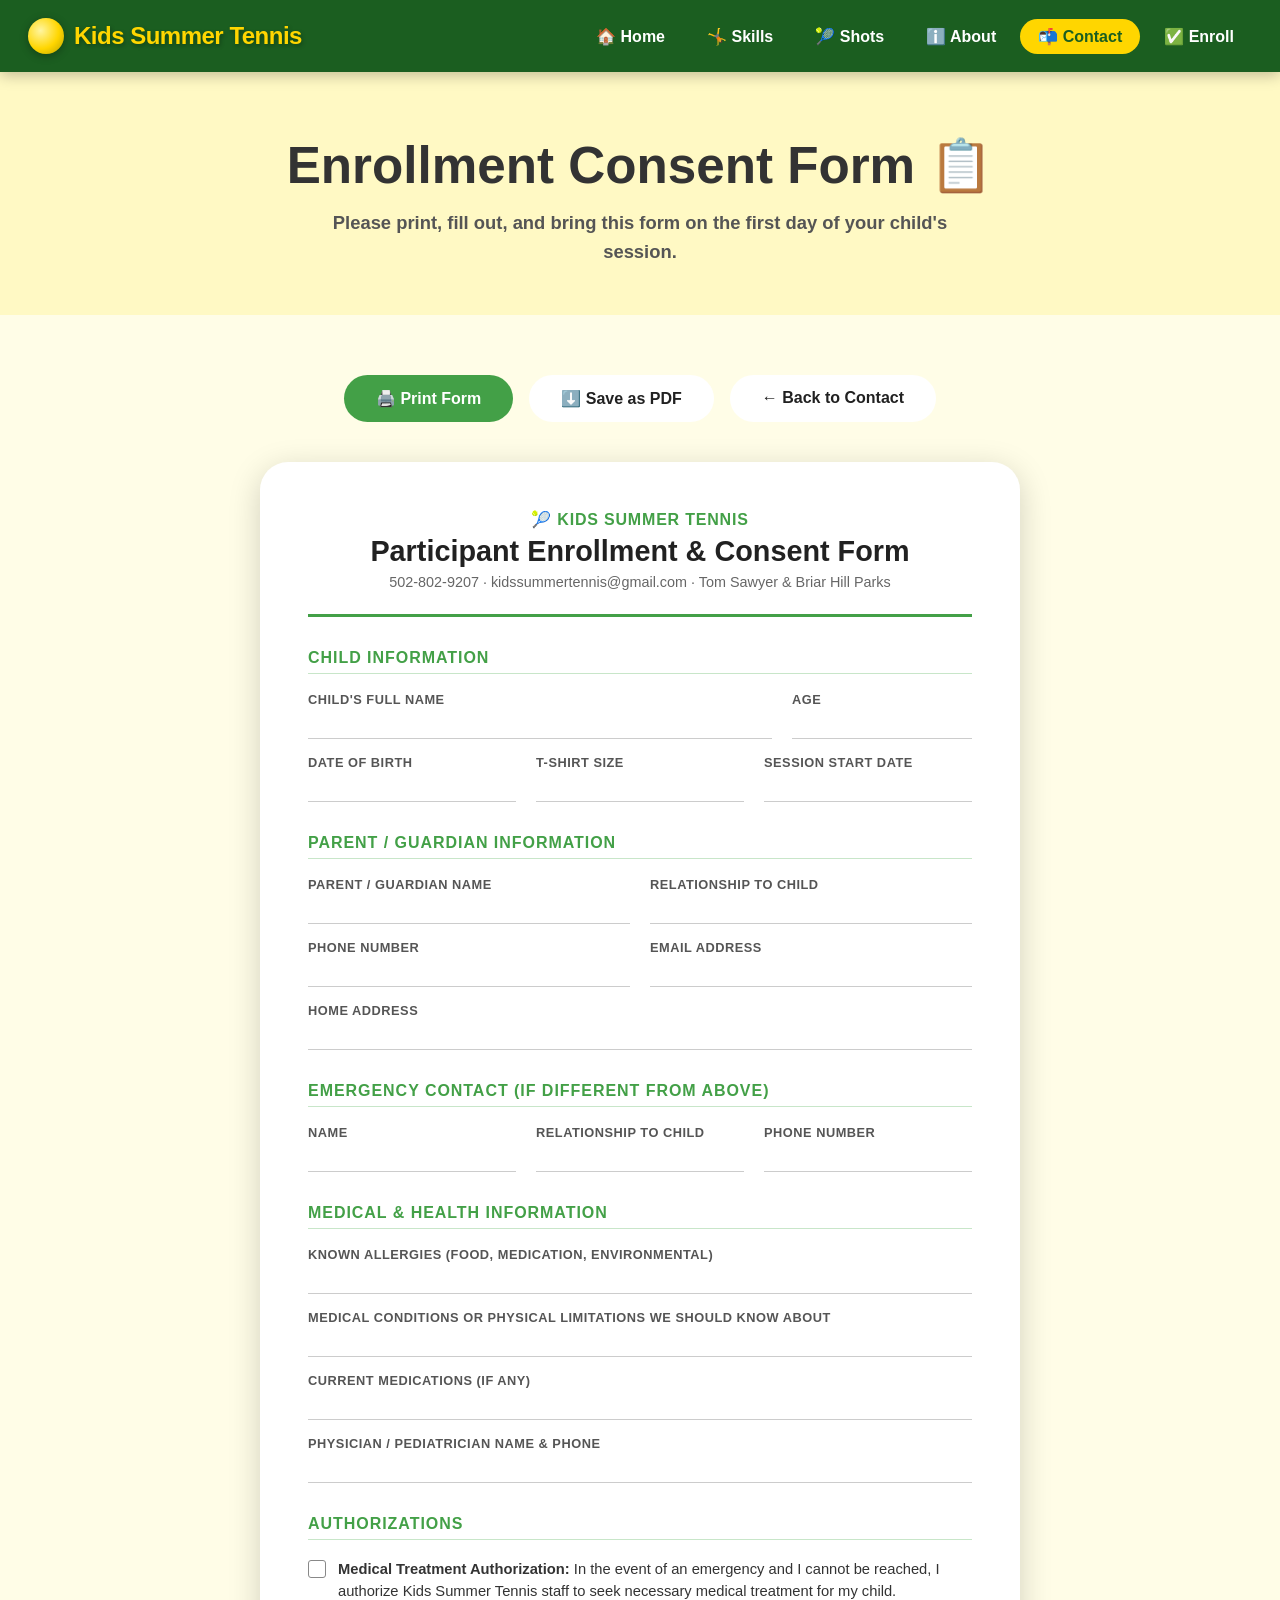
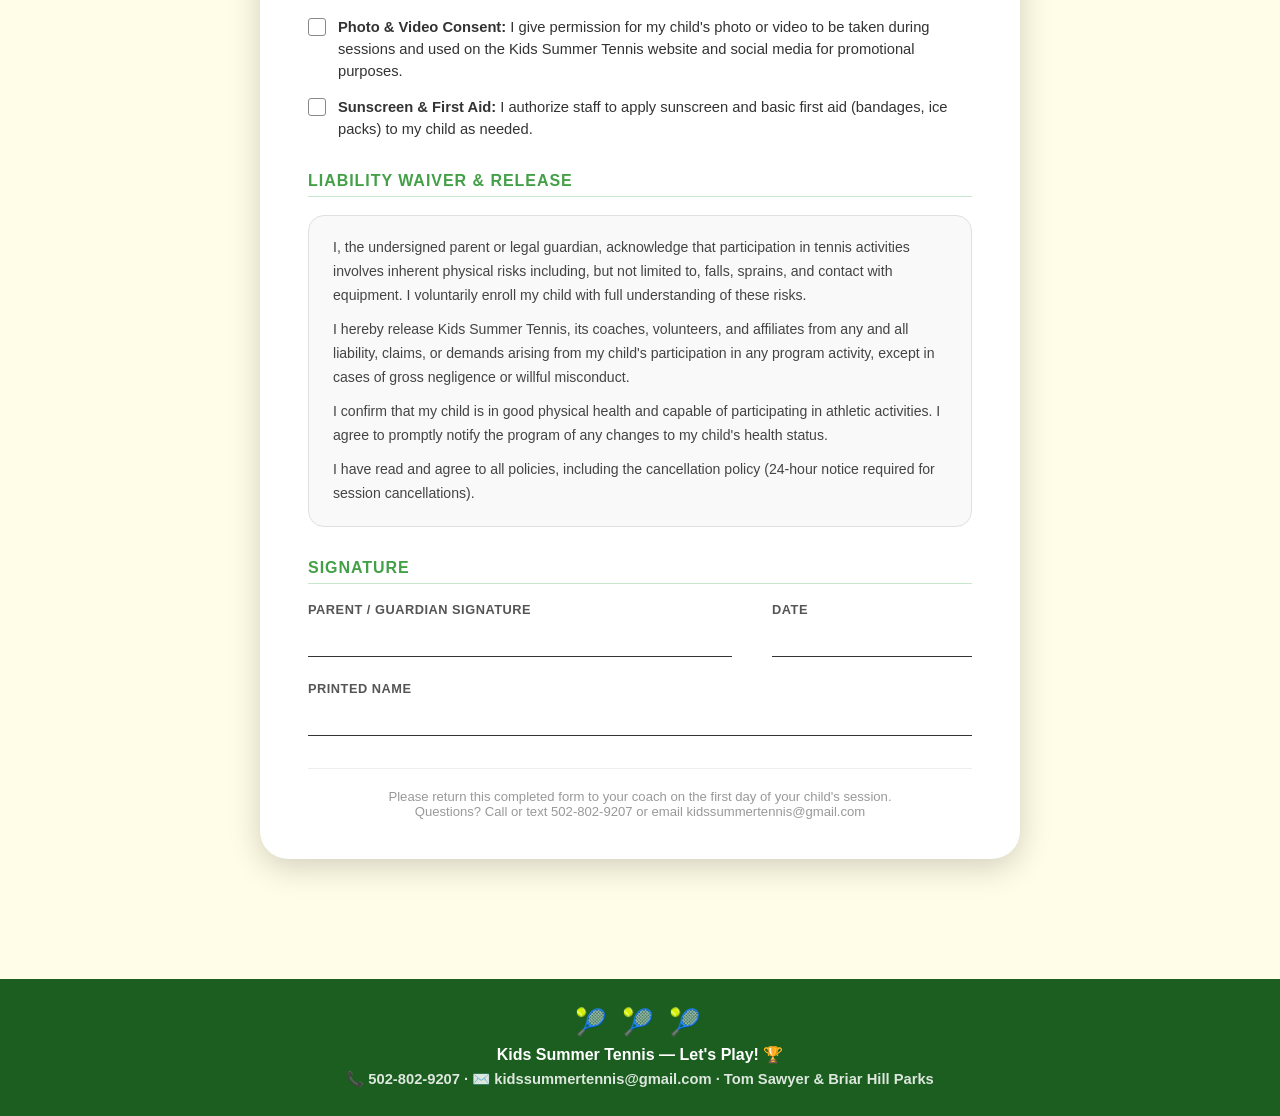
<file: consent.html>
<!DOCTYPE html>
<html lang="en">
<head>
  <meta charset="UTF-8" />
  <meta name="viewport" content="width=device-width, initial-scale=1.0" />
  <title>Enrollment Consent Form — Kids Summer Tennis | Louisville Area</title>
  <link rel="stylesheet" href="style.css" />
  <style>
    .nav-links a[href="contact.html"] { background: var(--yellow); color: var(--nav-bg); }

    .form-wrap {
      max-width: 760px;
      margin: 0 auto;
      background: var(--white);
      border-radius: var(--radius-lg);
      box-shadow: var(--shadow-lg);
      padding: 48px 48px 40px;
    }

    .form-header {
      text-align: center;
      border-bottom: 3px solid var(--green);
      padding-bottom: 24px;
      margin-bottom: 32px;
    }
    .form-header .logo-line {
      font-size: 1rem;
      font-weight: 900;
      color: var(--green);
      letter-spacing: 0.05em;
      text-transform: uppercase;
      margin-bottom: 6px;
    }
    .form-header h1 {
      font-size: 1.8rem;
      font-weight: 900;
      color: var(--dark);
      margin-bottom: 6px;
    }
    .form-header p {
      font-size: 0.9rem;
      color: #666;
    }

    .form-section {
      margin-bottom: 32px;
    }
    .form-section h2 {
      font-size: 1rem;
      font-weight: 900;
      text-transform: uppercase;
      letter-spacing: 0.06em;
      color: var(--green);
      border-bottom: 1.5px solid var(--green-light);
      padding-bottom: 6px;
      margin-bottom: 18px;
    }

    .field-row {
      display: flex;
      gap: 20px;
      flex-wrap: wrap;
      margin-bottom: 16px;
    }
    .field {
      display: flex;
      flex-direction: column;
      gap: 4px;
      flex: 1;
      min-width: 180px;
    }
    .field.full { flex: 0 0 100%; }
    .field label {
      font-size: 0.8rem;
      font-weight: 800;
      text-transform: uppercase;
      letter-spacing: 0.04em;
      color: #555;
    }
    .field-line {
      border: none;
      border-bottom: 1.5px solid #ccc;
      height: 28px;
      width: 100%;
      background: transparent;
    }

    .waiver-box {
      background: #f9f9f9;
      border: 1.5px solid #e0e0e0;
      border-radius: var(--radius);
      padding: 20px 24px;
      font-size: 0.88rem;
      color: #444;
      line-height: 1.7;
    }
    .waiver-box p { margin-bottom: 10px; }
    .waiver-box p:last-child { margin-bottom: 0; }

    .checkbox-row {
      display: flex;
      align-items: flex-start;
      gap: 12px;
      margin-bottom: 14px;
      font-size: 0.92rem;
      color: #333;
      line-height: 1.5;
    }
    .checkbox-row .cb-box {
      width: 18px;
      height: 18px;
      border: 1.5px solid #888;
      border-radius: 3px;
      flex-shrink: 0;
      margin-top: 2px;
    }

    .sig-row {
      display: flex;
      gap: 40px;
      flex-wrap: wrap;
      margin-top: 8px;
    }
    .sig-field {
      flex: 1;
      min-width: 200px;
    }
    .sig-field label {
      font-size: 0.8rem;
      font-weight: 800;
      text-transform: uppercase;
      letter-spacing: 0.04em;
      color: #555;
      display: block;
      margin-bottom: 4px;
    }
    .sig-line {
      border-bottom: 1.5px solid #333;
      height: 36px;
      width: 100%;
    }

    .form-footer-note {
      text-align: center;
      font-size: 0.82rem;
      color: #999;
      margin-top: 32px;
      padding-top: 20px;
      border-top: 1px solid #eee;
    }

    /* --- Download/Print button bar --- */
    .print-bar {
      display: flex;
      justify-content: center;
      gap: 16px;
      margin-bottom: 32px;
      flex-wrap: wrap;
    }
    .print-bar .btn-print {
      display: inline-flex;
      align-items: center;
      gap: 8px;
      padding: 14px 32px;
      border-radius: 50px;
      font-size: 1rem;
      font-weight: 800;
      text-decoration: none;
      cursor: pointer;
      border: none;
      transition: transform 0.18s, box-shadow 0.18s;
    }
    .btn-print:hover { transform: translateY(-2px); box-shadow: var(--shadow); }
    .btn-print-primary { background: var(--green); color: var(--white); }
    .btn-print-secondary { background: var(--white); color: var(--dark); border: 2px solid #ddd; }

    /* --- Print styles --- */
    @media print {
      .nav, .print-bar, .page-hero, footer { display: none !important; }
      body { background: white; }
      .section { padding: 0; }
      .form-wrap { box-shadow: none; padding: 0; }
      .field-line { border-bottom: 1px solid #000; }
      .sig-line { border-bottom: 1px solid #000; }
    }
  </style>
</head>
<body>

  <!-- ======== NAVIGATION ======== -->
  <nav class="nav">
    <a href="index.html" class="nav-logo">
      <span class="ball-icon"></span>
      Kids Summer Tennis
    </a>
    <div class="hamburger" id="ham" onclick="toggleMenu()" aria-label="Menu">
      <span></span><span></span><span></span>
    </div>
    <ul class="nav-links" id="navLinks">
      <li><a href="index.html">🏠 Home</a></li>
      <li><a href="skills.html">🤸 Skills</a></li>
      <li><a href="shots.html">🎾 Shots</a></li>
      <li><a href="about.html">ℹ️ About</a></li>
      <li><a href="contact.html">📬 Contact</a></li>
      <li><a href="enroll.html">✅ Enroll</a></li>
    </ul>
  </nav>

  <!-- ======== PAGE HERO ======== -->
  <div class="page-hero yellow-bg">
    <h1>Enrollment Consent Form 📋</h1>
    <p>Please print, fill out, and bring this form on the first day of your child's session.</p>
  </div>

  <!-- ======== PRINT BUTTONS ======== -->
  <section class="section" style="padding-bottom: 0;">
    <div class="print-bar">
      <button class="btn-print btn-print-primary" onclick="window.print()">🖨️ Print Form</button>
      <button class="btn-print btn-print-secondary" onclick="savePDF()">⬇️ Save as PDF</button>
      <a href="contact.html" class="btn-print btn-print-secondary">← Back to Contact</a>
    </div>
  </section>

  <!-- ======== CONSENT FORM ======== -->
  <section class="section" style="padding-top: 8px;">
    <div class="form-wrap">

      <!-- Header -->
      <div class="form-header">
        <div class="logo-line">🎾 Kids Summer Tennis</div>
        <h1>Participant Enrollment &amp; Consent Form</h1>
        <p>502-802-9207 · kidssummertennis@gmail.com · Tom Sawyer &amp; Briar Hill Parks</p>
      </div>

      <!-- Child Info -->
      <div class="form-section">
        <h2>Child Information</h2>
        <div class="field-row">
          <div class="field">
            <label>Child's Full Name</label>
            <div class="field-line"></div>
          </div>
          <div class="field" style="max-width: 120px;">
            <label>Age</label>
            <div class="field-line"></div>
          </div>
        </div>
        <div class="field-row">
          <div class="field">
            <label>Date of Birth</label>
            <div class="field-line"></div>
          </div>
          <div class="field">
            <label>T-Shirt Size</label>
            <div class="field-line"></div>
          </div>
          <div class="field">
            <label>Session Start Date</label>
            <div class="field-line"></div>
          </div>
        </div>
      </div>

      <!-- Parent / Guardian Info -->
      <div class="form-section">
        <h2>Parent / Guardian Information</h2>
        <div class="field-row">
          <div class="field">
            <label>Parent / Guardian Name</label>
            <div class="field-line"></div>
          </div>
          <div class="field">
            <label>Relationship to Child</label>
            <div class="field-line"></div>
          </div>
        </div>
        <div class="field-row">
          <div class="field">
            <label>Phone Number</label>
            <div class="field-line"></div>
          </div>
          <div class="field">
            <label>Email Address</label>
            <div class="field-line"></div>
          </div>
        </div>
        <div class="field-row">
          <div class="field full">
            <label>Home Address</label>
            <div class="field-line"></div>
          </div>
        </div>
      </div>

      <!-- Emergency Contact -->
      <div class="form-section">
        <h2>Emergency Contact (if different from above)</h2>
        <div class="field-row">
          <div class="field">
            <label>Name</label>
            <div class="field-line"></div>
          </div>
          <div class="field">
            <label>Relationship to Child</label>
            <div class="field-line"></div>
          </div>
          <div class="field">
            <label>Phone Number</label>
            <div class="field-line"></div>
          </div>
        </div>
      </div>

      <!-- Medical Info -->
      <div class="form-section">
        <h2>Medical &amp; Health Information</h2>
        <div class="field-row">
          <div class="field full">
            <label>Known Allergies (food, medication, environmental)</label>
            <div class="field-line"></div>
          </div>
        </div>
        <div class="field-row">
          <div class="field full">
            <label>Medical Conditions or Physical Limitations We Should Know About</label>
            <div class="field-line"></div>
          </div>
        </div>
        <div class="field-row">
          <div class="field full">
            <label>Current Medications (if any)</label>
            <div class="field-line"></div>
          </div>
        </div>
        <div class="field-row">
          <div class="field full">
            <label>Physician / Pediatrician Name &amp; Phone</label>
            <div class="field-line"></div>
          </div>
        </div>
      </div>

      <!-- Authorizations -->
      <div class="form-section">
        <h2>Authorizations</h2>
        <div class="checkbox-row">
          <div class="cb-box"></div>
          <span><strong>Medical Treatment Authorization:</strong> In the event of an emergency and I cannot be reached, I authorize Kids Summer Tennis staff to seek necessary medical treatment for my child.</span>
        </div>
        <div class="checkbox-row">
          <div class="cb-box"></div>
          <span><strong>Photo &amp; Video Consent:</strong> I give permission for my child's photo or video to be taken during sessions and used on the Kids Summer Tennis website and social media for promotional purposes.</span>
        </div>
        <div class="checkbox-row">
          <div class="cb-box"></div>
          <span><strong>Sunscreen &amp; First Aid:</strong> I authorize staff to apply sunscreen and basic first aid (bandages, ice packs) to my child as needed.</span>
        </div>
      </div>

      <!-- Waiver -->
      <div class="form-section">
        <h2>Liability Waiver &amp; Release</h2>
        <div class="waiver-box">
          <p>I, the undersigned parent or legal guardian, acknowledge that participation in tennis activities involves inherent physical risks including, but not limited to, falls, sprains, and contact with equipment. I voluntarily enroll my child with full understanding of these risks.</p>
          <p>I hereby release Kids Summer Tennis, its coaches, volunteers, and affiliates from any and all liability, claims, or demands arising from my child's participation in any program activity, except in cases of gross negligence or willful misconduct.</p>
          <p>I confirm that my child is in good physical health and capable of participating in athletic activities. I agree to promptly notify the program of any changes to my child's health status.</p>
          <p>I have read and agree to all policies, including the cancellation policy (24-hour notice required for session cancellations).</p>
        </div>
      </div>

      <!-- Signature -->
      <div class="form-section">
        <h2>Signature</h2>
        <div class="sig-row">
          <div class="sig-field">
            <label>Parent / Guardian Signature</label>
            <div class="sig-line"></div>
          </div>
          <div class="sig-field" style="max-width: 180px;">
            <label>Date</label>
            <div class="sig-line"></div>
          </div>
        </div>
        <div class="sig-row" style="margin-top: 24px;">
          <div class="sig-field">
            <label>Printed Name</label>
            <div class="sig-line"></div>
          </div>
        </div>
      </div>

      <div class="form-footer-note">
        Please return this completed form to your coach on the first day of your child's session.<br>
        Questions? Call or text 502-802-9207 or email kidssummertennis@gmail.com
      </div>

    </div>
  </section>

  <!-- ======== FOOTER ======== -->
  <footer class="footer">
    <span class="foot-balls">🎾 🎾 🎾</span>
    <strong>Kids Summer Tennis — Let's Play! 🏆</strong>
    <p>📞 502-802-9207 · ✉️ kidssummertennis@gmail.com · Tom Sawyer &amp; Briar Hill Parks</p>
  </footer>

  <script>
    function toggleMenu() {
      document.getElementById('navLinks').classList.toggle('open');
      document.getElementById('ham').classList.toggle('open');
    }
    document.querySelectorAll('.nav-links a').forEach(a => {
      a.addEventListener('click', () => {
        document.getElementById('navLinks').classList.remove('open');
        document.getElementById('ham').classList.remove('open');
      });
    });
    function savePDF() {
      window.print();
    }
  </script>
</body>
</html>
</file>
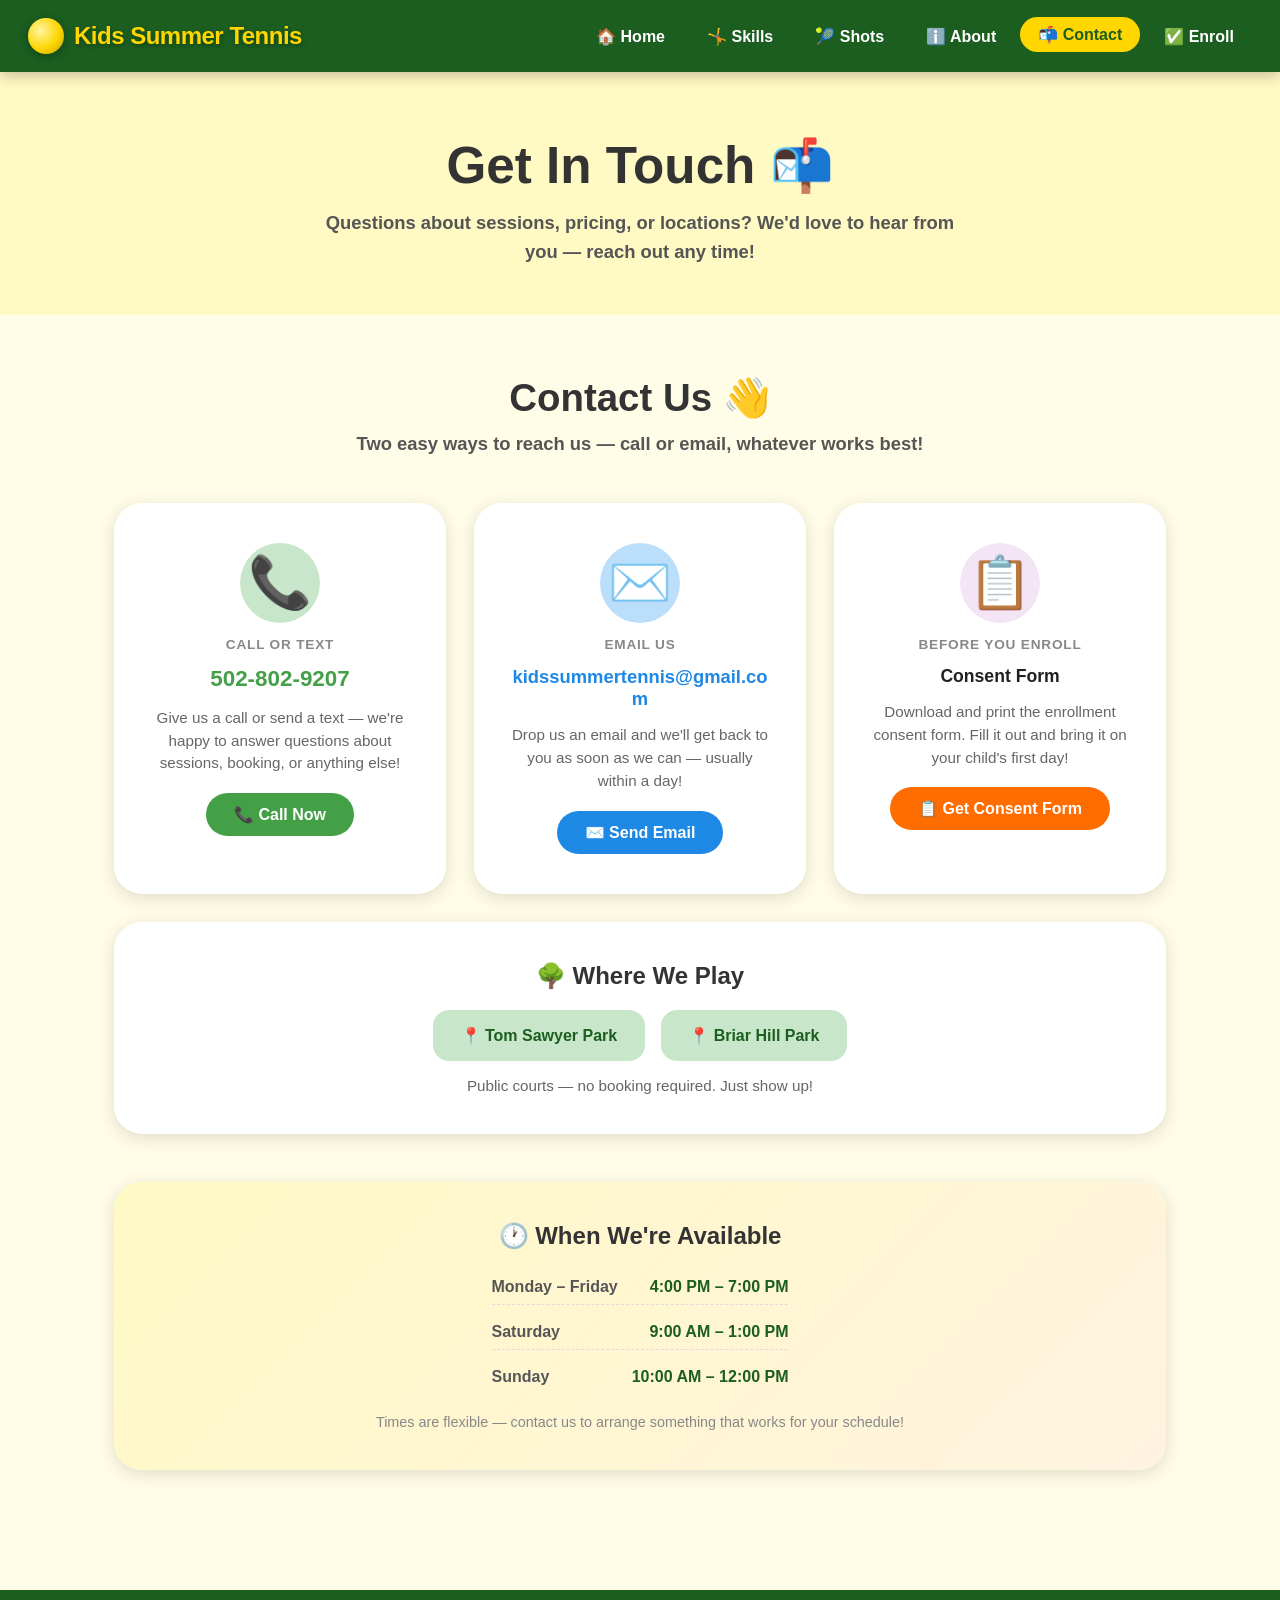
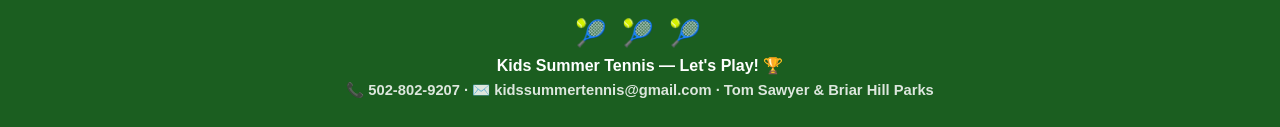
<file: contact.html>
<!DOCTYPE html>
<html lang="en">
<head>
  <meta charset="UTF-8" />
  <meta name="viewport" content="width=device-width, initial-scale=1.0" />
  <title>Contact Us 📬 — Kids Summer Tennis | Louisville Area</title>
  <link rel="stylesheet" href="style.css" />
  <style>
    .nav-links a[href="contact.html"] { background: var(--yellow); color: var(--nav-bg); }

    .contact-grid {
      display: grid;
      grid-template-columns: repeat(auto-fill, minmax(280px, 1fr));
      gap: 28px;
      margin-top: 16px;
    }

    .contact-card {
      background: var(--white);
      border-radius: var(--radius-lg);
      box-shadow: var(--shadow);
      padding: 40px 32px;
      text-align: center;
      display: flex;
      flex-direction: column;
      align-items: center;
      gap: 14px;
      transition: transform 0.2s, box-shadow 0.2s;
    }
    .contact-card:hover { transform: translateY(-6px); box-shadow: var(--shadow-lg); }

    .cc-icon {
      font-size: 3.2rem;
      width: 80px; height: 80px;
      background: var(--yellow-light);
      border-radius: 50%;
      display: flex;
      align-items: center;
      justify-content: center;
    }
    .contact-card.phone .cc-icon { background: var(--green-light); }
    .contact-card.email .cc-icon { background: var(--blue-light); }

    .cc-label {
      font-size: 0.85rem;
      font-weight: 900;
      text-transform: uppercase;
      letter-spacing: 0.06em;
      color: #888;
    }
    .cc-value {
      font-size: 1.4rem;
      font-weight: 900;
      color: var(--dark);
      line-height: 1.2;
      word-break: break-all;
    }
    .contact-card.phone .cc-value { color: var(--green); }
    .contact-card.email .cc-value { color: var(--blue); font-size: 1.15rem; }

    .cc-desc {
      font-size: 0.95rem;
      color: #666;
      line-height: 1.5;
    }

    .cc-btn {
      display: inline-flex;
      align-items: center;
      gap: 8px;
      padding: 12px 28px;
      border-radius: 50px;
      font-size: 1rem;
      font-weight: 800;
      text-decoration: none;
      transition: transform 0.18s, box-shadow 0.18s;
      margin-top: 4px;
    }
    .cc-btn:hover { transform: translateY(-2px); box-shadow: var(--shadow); }
    .contact-card.phone .cc-btn { background: var(--green); color: var(--white); }
    .contact-card.email .cc-btn { background: var(--blue);  color: var(--white); }
    .contact-card.consent .cc-icon { background: #f3e5f5; }
    .contact-card.consent .cc-btn { background: var(--orange); color: var(--white); }

    .hours-box {
      background: linear-gradient(135deg, var(--yellow-light), #fff3e0);
      border-radius: var(--radius-lg);
      padding: 40px 36px;
      margin-top: 48px;
      text-align: center;
      box-shadow: var(--shadow);
    }
    .hours-box h3 { font-size: 1.5rem; font-weight: 900; margin-bottom: 20px; }
    .hours-table { display: inline-flex; flex-direction: column; gap: 10px; text-align: left; min-width: 260px; }
    .hours-row {
      display: flex;
      justify-content: space-between;
      gap: 32px;
      font-size: 1rem;
      font-weight: 700;
      padding: 8px 0;
      border-bottom: 1px dashed #ddd;
    }
    .hours-row:last-child { border-bottom: none; }
    .hours-row .day { color: #555; }
    .hours-row .time { color: var(--nav-bg); font-weight: 900; }

    .locations-box {
      background: var(--white);
      border-radius: var(--radius-lg);
      padding: 40px 36px;
      margin-top: 28px;
      box-shadow: var(--shadow);
      text-align: center;
    }
    .locations-box h3 { font-size: 1.5rem; font-weight: 900; margin-bottom: 20px; }
    .loc-list {
      display: flex;
      flex-wrap: wrap;
      gap: 16px;
      justify-content: center;
    }
    .loc-item {
      background: var(--green-light);
      border-radius: var(--radius);
      padding: 16px 28px;
      font-size: 1rem;
      font-weight: 800;
      color: var(--nav-bg);
      display: flex;
      align-items: center;
      gap: 8px;
    }
  </style>
</head>
<body>

  <!-- ======== NAVIGATION ======== -->
  <nav class="nav">
    <a href="index.html" class="nav-logo">
      <span class="ball-icon"></span>
      Kids Summer Tennis
    </a>
    <div class="hamburger" id="ham" onclick="toggleMenu()" aria-label="Menu">
      <span></span><span></span><span></span>
    </div>
    <ul class="nav-links" id="navLinks">
      <li><a href="index.html">🏠 Home</a></li>
      <li><a href="skills.html">🤸 Skills</a></li>
      <li><a href="shots.html">🎾 Shots</a></li>
      <li><a href="about.html">ℹ️ About</a></li>
      <li><a href="contact.html" class="active">📬 Contact</a></li>
      <li><a href="enroll.html">✅ Enroll</a></li>
    </ul>
  </nav>

  <!-- ======== PAGE HERO ======== -->
  <div class="page-hero yellow-bg">
    <h1>Get In Touch 📬</h1>
    <p>Questions about sessions, pricing, or locations? We'd love to hear from you — reach out any time!</p>
  </div>

  <!-- ======== CONTACT CARDS ======== -->
  <section class="section">
    <h2 class="section-title">Contact Us 👋</h2>
    <p class="section-subtitle">Two easy ways to reach us — call or email, whatever works best!</p>

    <div class="contact-grid">

      <div class="contact-card phone">
        <div class="cc-icon">📞</div>
        <div class="cc-label">Call or Text</div>
        <div class="cc-value">502-802-9207</div>
        <div class="cc-desc">Give us a call or send a text — we're happy to answer questions about sessions, booking, or anything else!</div>
        <a href="tel:5028029207" class="cc-btn">📞 Call Now</a>
      </div>

      <div class="contact-card email">
        <div class="cc-icon">✉️</div>
        <div class="cc-label">Email Us</div>
        <div class="cc-value">kidssummertennis@gmail.com</div>
        <div class="cc-desc">Drop us an email and we'll get back to you as soon as we can — usually within a day!</div>
        <a href="mailto:kidssummertennis@gmail.com" class="cc-btn">✉️ Send Email</a>
      </div>

      <div class="contact-card consent">
        <div class="cc-icon">📋</div>
        <div class="cc-label">Before You Enroll</div>
        <div class="cc-value" style="font-size:1.1rem;">Consent Form</div>
        <div class="cc-desc">Download and print the enrollment consent form. Fill it out and bring it on your child's first day!</div>
        <a href="consent.html" class="cc-btn">📋 Get Consent Form</a>
      </div>

    </div>

    <!-- Locations -->
    <div class="locations-box">
      <h3>🌳 Where We Play</h3>
      <div class="loc-list">
        <div class="loc-item">📍 Tom Sawyer Park</div>
        <div class="loc-item">📍 Briar Hill Park</div>
      </div>
      <p style="margin-top:16px; font-size:0.95rem; color:#666;">Public courts — no booking required. Just show up!</p>
    </div>

    <!-- Hours -->
    <div class="hours-box">
      <h3>🕐 When We're Available</h3>
      <div class="hours-table">
        <div class="hours-row"><span class="day">Monday – Friday</span><span class="time">4:00 PM – 7:00 PM</span></div>
        <div class="hours-row"><span class="day">Saturday</span><span class="time">9:00 AM – 1:00 PM</span></div>
        <div class="hours-row"><span class="day">Sunday</span><span class="time">10:00 AM – 12:00 PM</span></div>
      </div>
      <p style="margin-top:20px; font-size:0.9rem; color:#888;">Times are flexible — contact us to arrange something that works for your schedule!</p>
    </div>

  </section>

  <!-- ======== FOOTER ======== -->
  <footer class="footer">
    <span class="foot-balls">🎾 🎾 🎾</span>
    <strong>Kids Summer Tennis — Let's Play! 🏆</strong>
    <p>📞 502-802-9207 · ✉️ kidssummertennis@gmail.com · Tom Sawyer &amp; Briar Hill Parks</p>
  </footer>

  <script>
    function toggleMenu() {
      document.getElementById('navLinks').classList.toggle('open');
      document.getElementById('ham').classList.toggle('open');
    }
    document.querySelectorAll('.nav-links a').forEach(a => {
      a.addEventListener('click', () => {
        document.getElementById('navLinks').classList.remove('open');
        document.getElementById('ham').classList.remove('open');
      });
    });
  </script>
</body>
</html>
</file>
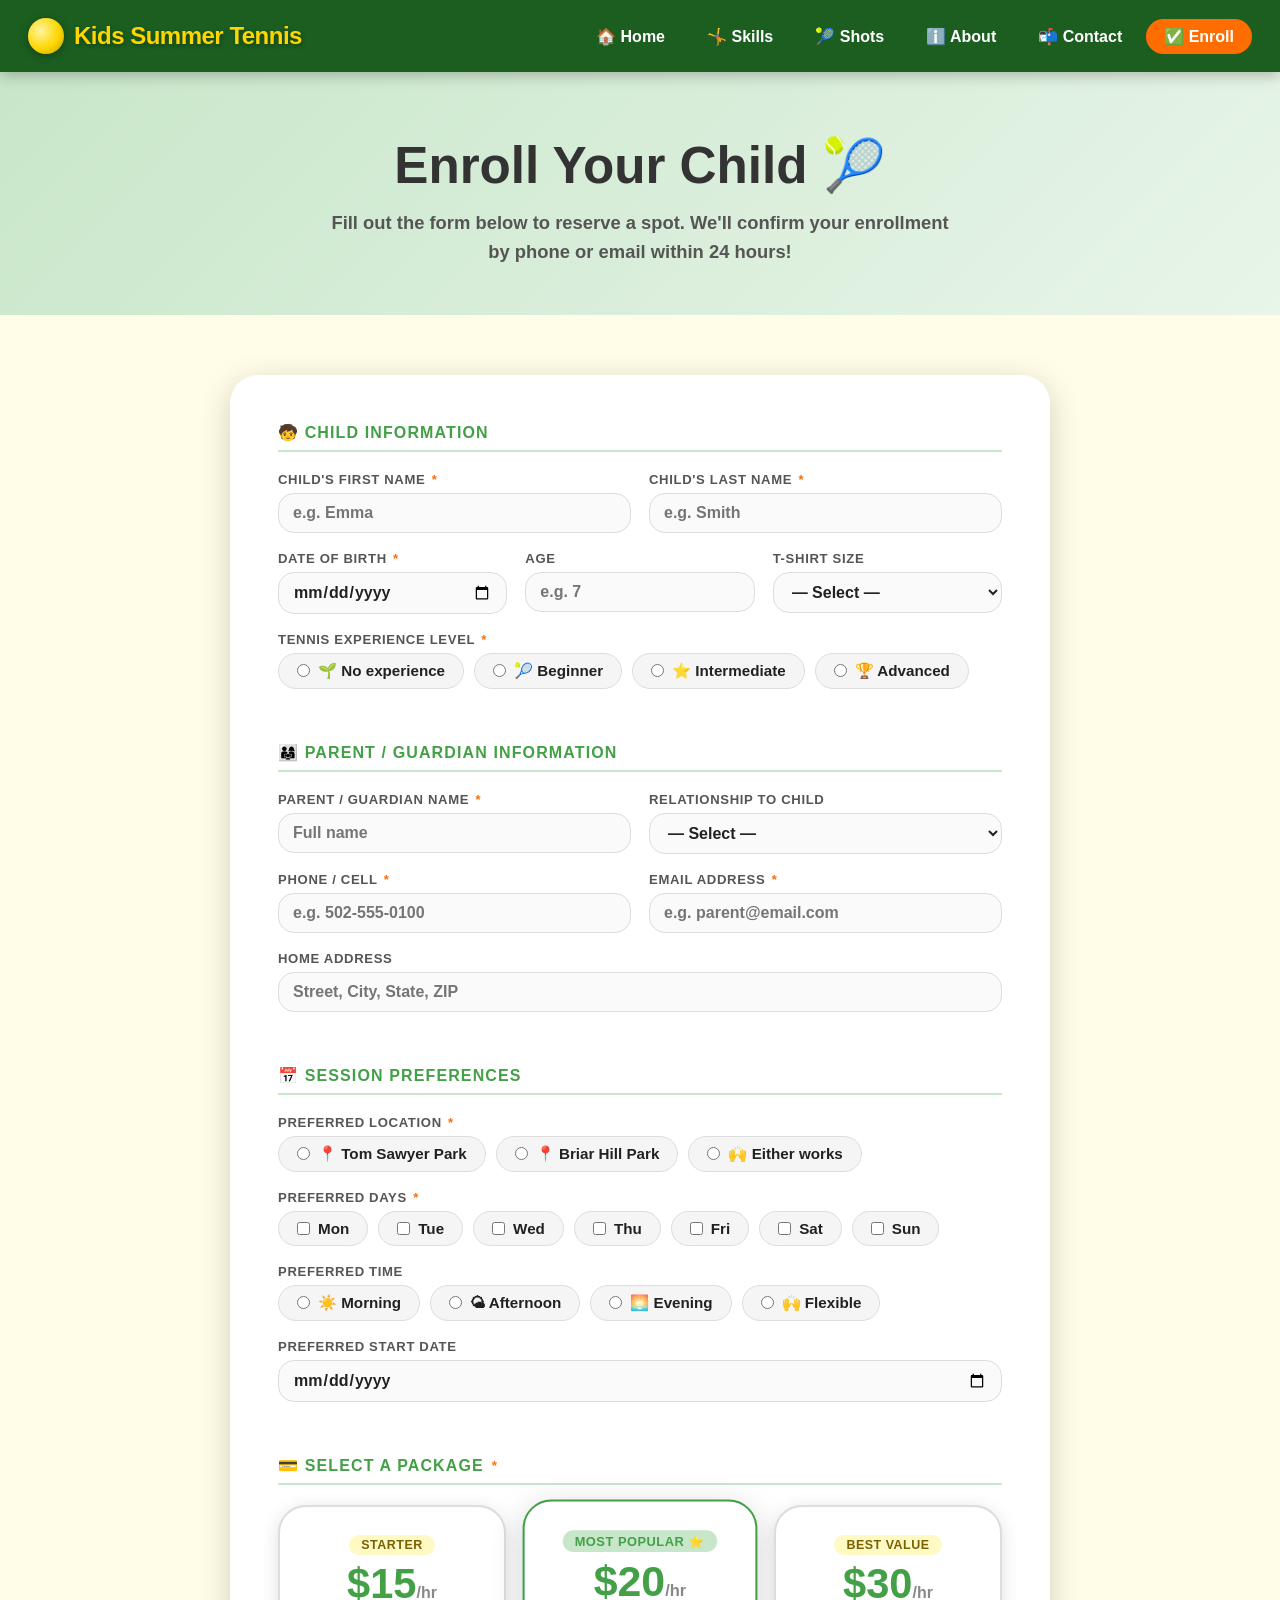
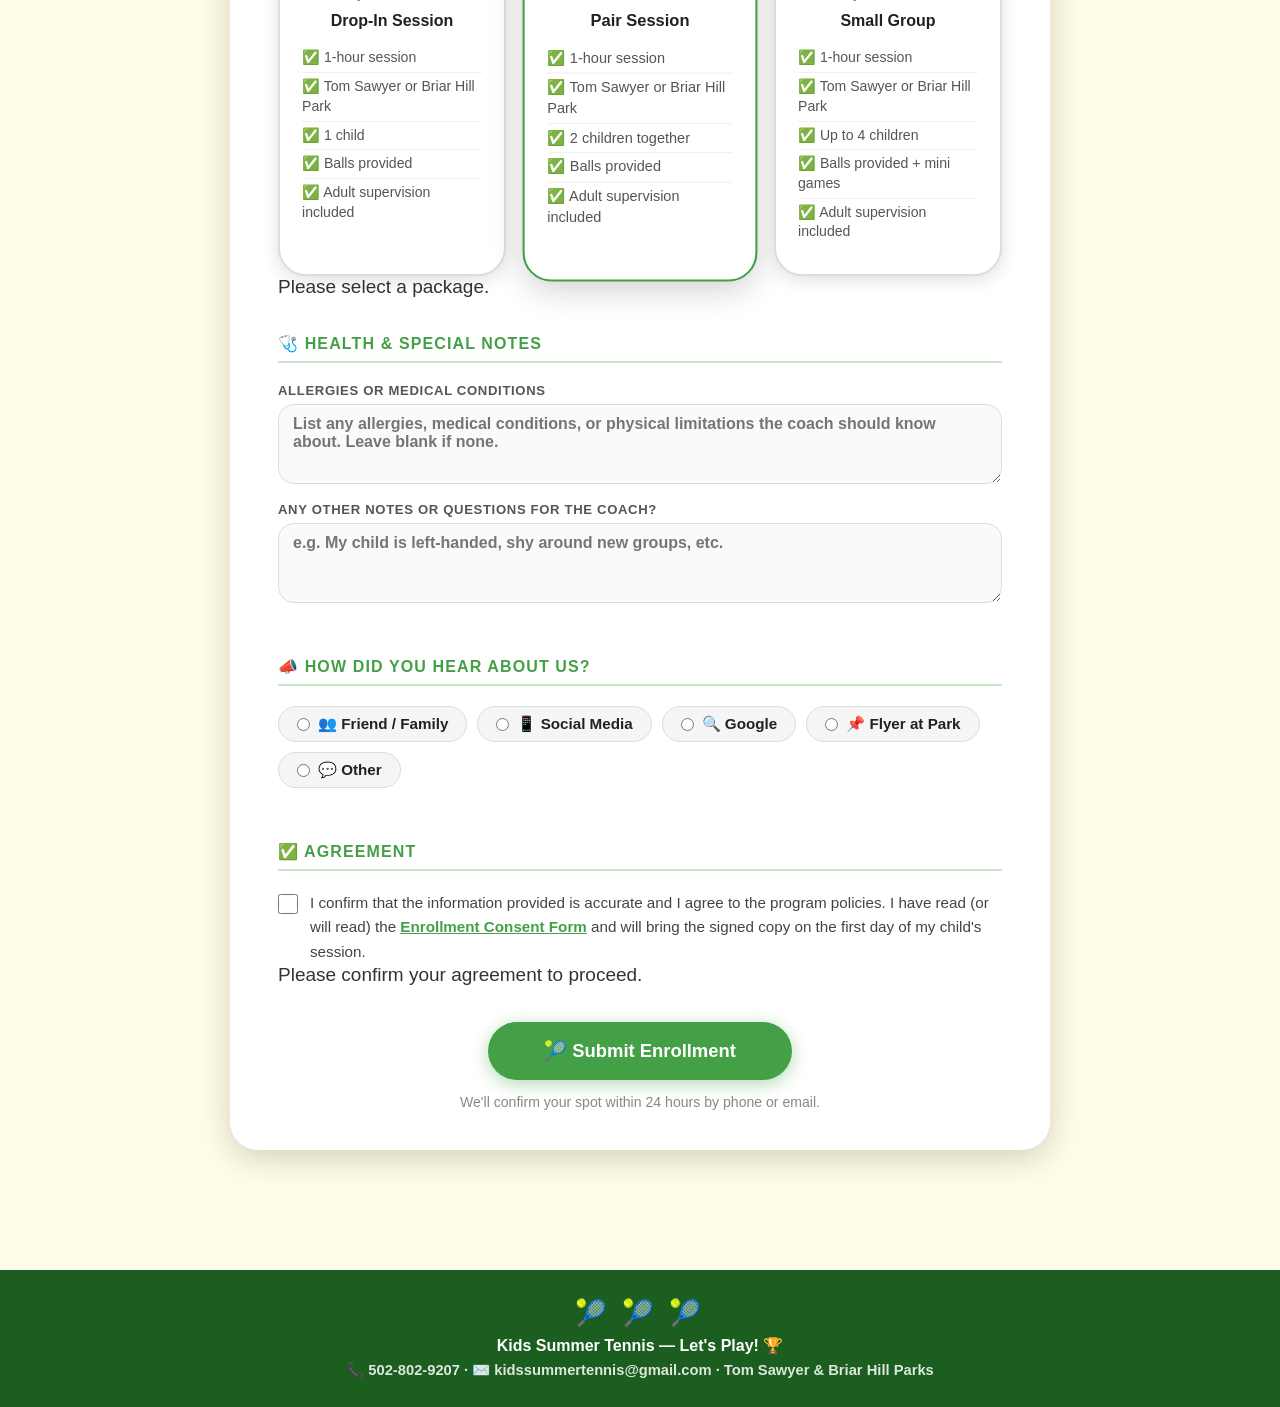
<file: enroll.html>
<!DOCTYPE html>
<html lang="en">
<head>
  <meta charset="UTF-8" />
  <meta name="viewport" content="width=device-width, initial-scale=1.0" />
  <title>Enroll Now 🎾 — Kids Summer Tennis | Louisville Area</title>
  <link rel="stylesheet" href="style.css" />
  <style>
    .nav-links a[href="enroll.html"] { background: var(--orange); color: var(--white); }

    /* ---- Form layout ---- */
    .enroll-wrap {
      max-width: 820px;
      margin: 0 auto;
      background: var(--white);
      border-radius: var(--radius-lg);
      box-shadow: var(--shadow-lg);
      padding: 48px 48px 40px;
    }

    .enroll-section {
      margin-bottom: 36px;
    }
    .enroll-section h2 {
      font-size: 1rem;
      font-weight: 900;
      text-transform: uppercase;
      letter-spacing: 0.07em;
      color: var(--green);
      border-bottom: 2px solid var(--green-light);
      padding-bottom: 8px;
      margin-bottom: 20px;
      display: flex;
      align-items: center;
      gap: 8px;
    }

    .field-row {
      display: flex;
      gap: 18px;
      flex-wrap: wrap;
      margin-bottom: 0;
    }
    .field {
      display: flex;
      flex-direction: column;
      gap: 6px;
      flex: 1;
      min-width: 200px;
      margin-bottom: 18px;
    }
    .field.full { flex: 0 0 100%; min-width: 100%; }
    .field label {
      font-size: 0.82rem;
      font-weight: 800;
      text-transform: uppercase;
      letter-spacing: 0.05em;
      color: #555;
    }
    .field label .req { color: var(--orange); margin-left: 2px; }

    .field input,
    .field select,
    .field textarea {
      font-family: var(--font-main);
      font-size: 1rem;
      font-weight: 600;
      color: var(--dark);
      background: #fafafa;
      border: 1.5px solid #ddd;
      border-radius: var(--radius);
      padding: 10px 14px;
      transition: border-color 0.18s, box-shadow 0.18s;
      outline: none;
      width: 100%;
    }
    .field input:focus,
    .field select:focus,
    .field textarea:focus {
      border-color: var(--green);
      box-shadow: 0 0 0 3px rgba(67,160,71,0.15);
      background: #fff;
    }
    .field input.error,
    .field select.error,
    .field textarea.error {
      border-color: var(--red);
      box-shadow: 0 0 0 3px rgba(229,57,53,0.12);
    }
    .field .err-msg {
      font-size: 0.8rem;
      color: var(--red);
      font-weight: 700;
      display: none;
    }
    .field .err-msg.show { display: block; }
    .field textarea { resize: vertical; min-height: 80px; }

    /* Radio / checkbox groups */
    .option-group {
      display: flex;
      flex-wrap: wrap;
      gap: 10px;
    }
    .option-group label {
      display: flex;
      align-items: center;
      gap: 8px;
      background: #f5f5f5;
      border: 1.5px solid #ddd;
      border-radius: 50px;
      padding: 8px 18px;
      font-size: 0.95rem;
      font-weight: 700;
      cursor: pointer;
      transition: background 0.15s, border-color 0.15s;
      text-transform: none;
      letter-spacing: normal;
      color: var(--dark);
    }
    .option-group input[type="radio"],
    .option-group input[type="checkbox"] {
      width: auto;
      accent-color: var(--green);
    }
    .option-group label:has(input:checked) {
      background: var(--green-light);
      border-color: var(--green);
      color: var(--nav-bg);
    }

    /* Packages */
    .package-grid {
      display: grid;
      grid-template-columns: repeat(auto-fill, minmax(220px, 1fr));
      gap: 20px;
      align-items: stretch;
    }
    .pkg-card {
      background: var(--white);
      border: 2px solid #ddd;
      border-radius: var(--radius-lg);
      box-shadow: var(--shadow);
      padding: 28px 22px;
      cursor: pointer;
      transition: border-color 0.18s, background 0.18s, transform 0.18s, box-shadow 0.18s;
      position: relative;
      display: flex;
      flex-direction: column;
      align-items: center;
      text-align: center;
      gap: 8px;
    }
    .pkg-card:hover { transform: translateY(-5px); box-shadow: var(--shadow-lg); border-color: var(--green); }
    .pkg-card input[type="radio"] { position: absolute; opacity: 0; pointer-events: none; }
    .pkg-card.selected {
      border-color: var(--green);
      box-shadow: 0 0 0 3px rgba(67,160,71,0.25), var(--shadow-lg);
    }
    .pkg-card-featured {
      border: 2px solid var(--green);
      box-shadow: var(--shadow-lg);
      transform: scale(1.03);
    }
    .pkg-card-featured:hover { transform: scale(1.03) translateY(-5px); }
    .pkg-card-featured.selected { box-shadow: 0 0 0 3px rgba(67,160,71,0.35), var(--shadow-lg); }
    .pkg-badge {
      font-size: 0.78rem;
      font-weight: 900;
      letter-spacing: 0.04em;
      text-transform: uppercase;
      background: var(--yellow-light);
      color: #7a6000;
      padding: 3px 12px;
      border-radius: 50px;
    }
    .pkg-card-featured .pkg-badge {
      background: var(--green-light);
      color: var(--green);
    }
    .pkg-price {
      font-size: 2.6rem;
      font-weight: 900;
      color: var(--green);
      line-height: 1;
    }
    .pkg-price span { font-size: 1rem; font-weight: 700; color: #888; }
    .pkg-name  { font-size: 1rem; font-weight: 900; color: var(--dark); }
    .pkg-features {
      list-style: none;
      padding: 0;
      margin: 6px 0 0;
      text-align: left;
      width: 100%;
    }
    .pkg-features li {
      font-size: 0.88rem;
      color: #555;
      padding: 4px 0;
      border-bottom: 1px solid #f0f0f0;
      line-height: 1.4;
    }
    .pkg-features li:last-child { border-bottom: none; }

    /* Consent checkbox */
    .consent-row {
      display: flex;
      gap: 12px;
      align-items: flex-start;
      margin-top: 8px;
    }
    .consent-row input[type="checkbox"] {
      width: 20px;
      height: 20px;
      flex-shrink: 0;
      margin-top: 3px;
      accent-color: var(--green);
      cursor: pointer;
    }
    .consent-row span {
      font-size: 0.95rem;
      color: #444;
      line-height: 1.6;
    }
    .consent-row a { color: var(--green); font-weight: 700; text-decoration: underline; }

    /* Submit button */
    .submit-wrap {
      text-align: center;
      margin-top: 32px;
    }
    .btn-submit {
      background: var(--green);
      color: var(--white);
      font-family: var(--font-main);
      font-size: 1.15rem;
      font-weight: 900;
      padding: 18px 56px;
      border: none;
      border-radius: 50px;
      cursor: pointer;
      box-shadow: 0 4px 18px rgba(67,160,71,0.4);
      transition: transform 0.18s, box-shadow 0.18s;
    }
    .btn-submit:hover { transform: translateY(-3px) scale(1.04); box-shadow: 0 8px 28px rgba(67,160,71,0.5); }

    /* Success message */
    .success-banner {
      display: none;
      background: var(--green-light);
      border: 2px solid var(--green);
      border-radius: var(--radius-lg);
      padding: 32px 28px;
      text-align: center;
      margin-top: 24px;
    }
    .success-banner h3 { font-size: 1.5rem; font-weight: 900; color: var(--nav-bg); margin-bottom: 8px; }
    .success-banner p  { font-size: 1rem; color: #444; line-height: 1.5; }

    @media (max-width: 600px) {
      .enroll-wrap { padding: 28px 20px; }
      .package-grid { grid-template-columns: 1fr 1fr; }
    }
  </style>
</head>
<body>

  <!-- ======== NAVIGATION ======== -->
  <nav class="nav">
    <a href="index.html" class="nav-logo">
      <span class="ball-icon"></span>
      Kids Summer Tennis
    </a>
    <div class="hamburger" id="ham" onclick="toggleMenu()" aria-label="Menu">
      <span></span><span></span><span></span>
    </div>
    <ul class="nav-links" id="navLinks">
      <li><a href="index.html">🏠 Home</a></li>
      <li><a href="skills.html">🤸 Skills</a></li>
      <li><a href="shots.html">🎾 Shots</a></li>
      <li><a href="about.html">ℹ️ About</a></li>
      <li><a href="contact.html">📬 Contact</a></li>
      <li><a href="enroll.html">✅ Enroll</a></li>
    </ul>
  </nav>

  <!-- ======== PAGE HERO ======== -->
  <div class="page-hero green-bg">
    <h1>Enroll Your Child 🎾</h1>
    <p>Fill out the form below to reserve a spot. We'll confirm your enrollment by phone or email within 24 hours!</p>
  </div>

  <!-- ======== ENROLLMENT FORM ======== -->
  <section class="section">
    <form id="enrollForm" novalidate action="https://formspree.io/f/xdajqapk" method="POST">
      <div class="enroll-wrap">

        <!-- 1. Child Info -->
        <div class="enroll-section">
          <h2>🧒 Child Information</h2>
          <div class="field-row">
            <div class="field">
              <label>Child's First Name <span class="req">*</span></label>
              <input type="text" id="childFirst" name="Child First Name" placeholder="e.g. Emma" />
              <span class="err-msg" id="err-childFirst">Please enter the child's first name.</span>
            </div>
            <div class="field">
              <label>Child's Last Name <span class="req">*</span></label>
              <input type="text" id="childLast" name="Child Last Name" placeholder="e.g. Smith" />
              <span class="err-msg" id="err-childLast">Please enter the child's last name.</span>
            </div>
          </div>
          <div class="field-row">
            <div class="field">
              <label>Date of Birth <span class="req">*</span></label>
              <input type="date" id="childDob" name="Date of Birth" />
              <span class="err-msg" id="err-childDob">Please enter the date of birth.</span>
            </div>
            <div class="field">
              <label>Age</label>
              <input type="number" id="childAge" name="Age" min="3" max="16" placeholder="e.g. 7" />
            </div>
            <div class="field">
              <label>T-Shirt Size</label>
              <select id="childShirt" name="T-Shirt Size">
                <option value="">— Select —</option>
                <option>XS (4-5)</option>
                <option>S (6-7)</option>
                <option>M (8-10)</option>
                <option>L (12-14)</option>
                <option>XL (16+)</option>
              </select>
            </div>
          </div>
          <div class="field-row">
            <div class="field full">
              <label>Tennis Experience Level <span class="req">*</span></label>
              <div class="option-group" id="experienceGroup">
                <label><input type="radio" name="experience" value="No experience — brand new!" /> 🌱 No experience</label>
                <label><input type="radio" name="experience" value="Beginner — played a little" /> 🎾 Beginner</label>
                <label><input type="radio" name="experience" value="Intermediate — comfortable with basics" /> ⭐ Intermediate</label>
                <label><input type="radio" name="experience" value="Advanced — competitive / tournament play" /> 🏆 Advanced</label>
              </div>
              <span class="err-msg" id="err-experience">Please select an experience level.</span>
            </div>
          </div>
        </div>

        <!-- 2. Parent / Guardian Info -->
        <div class="enroll-section">
          <h2>👨‍👩‍👧 Parent / Guardian Information</h2>
          <div class="field-row">
            <div class="field">
              <label>Parent / Guardian Name <span class="req">*</span></label>
              <input type="text" id="parentName" name="Parent Name" placeholder="Full name" />
              <span class="err-msg" id="err-parentName">Please enter your name.</span>
            </div>
            <div class="field">
              <label>Relationship to Child</label>
              <select id="relationship" name="Relationship to Child">
                <option value="">— Select —</option>
                <option>Mother</option>
                <option>Father</option>
                <option>Guardian</option>
                <option>Grandparent</option>
                <option>Other</option>
              </select>
            </div>
          </div>
          <div class="field-row">
            <div class="field">
              <label>Phone / Cell <span class="req">*</span></label>
              <input type="tel" id="parentPhone" name="Phone" placeholder="e.g. 502-555-0100" />
              <span class="err-msg" id="err-parentPhone">Please enter a phone number.</span>
            </div>
            <div class="field">
              <label>Email Address <span class="req">*</span></label>
              <input type="email" id="parentEmail" name="email" placeholder="e.g. parent@email.com" />
              <span class="err-msg" id="err-parentEmail">Please enter a valid email address.</span>
            </div>
          </div>
          <div class="field-row">
            <div class="field full">
              <label>Home Address</label>
              <input type="text" id="parentAddress" name="Home Address" placeholder="Street, City, State, ZIP" />
            </div>
          </div>
        </div>

        <!-- 3. Session Preferences -->
        <div class="enroll-section">
          <h2>📅 Session Preferences</h2>
          <div class="field-row">
            <div class="field full">
              <label>Preferred Location <span class="req">*</span></label>
              <div class="option-group" id="locationGroup">
                <label><input type="radio" name="location" value="Tom Sawyer Park" /> 📍 Tom Sawyer Park</label>
                <label><input type="radio" name="location" value="Briar Hill Park" /> 📍 Briar Hill Park</label>
                <label><input type="radio" name="location" value="Either location works" /> 🙌 Either works</label>
              </div>
              <span class="err-msg" id="err-location">Please select a preferred location.</span>
            </div>
          </div>
          <div class="field-row">
            <div class="field full">
              <label>Preferred Days <span class="req">*</span></label>
              <div class="option-group" id="daysGroup">
                <label><input type="checkbox" name="days" value="Monday" /> Mon</label>
                <label><input type="checkbox" name="days" value="Tuesday" /> Tue</label>
                <label><input type="checkbox" name="days" value="Wednesday" /> Wed</label>
                <label><input type="checkbox" name="days" value="Thursday" /> Thu</label>
                <label><input type="checkbox" name="days" value="Friday" /> Fri</label>
                <label><input type="checkbox" name="days" value="Saturday" /> Sat</label>
                <label><input type="checkbox" name="days" value="Sunday" /> Sun</label>
              </div>
              <span class="err-msg" id="err-days">Please select at least one preferred day.</span>
            </div>
          </div>
          <div class="field-row">
            <div class="field full">
              <label>Preferred Time</label>
              <div class="option-group">
                <label><input type="radio" name="time" value="Morning (9 AM – 12 PM)" /> ☀️ Morning</label>
                <label><input type="radio" name="time" value="Afternoon (12 PM – 4 PM)" /> 🌤 Afternoon</label>
                <label><input type="radio" name="time" value="Evening (4 PM – 7 PM)" /> 🌅 Evening</label>
                <label><input type="radio" name="time" value="Flexible — any time works" /> 🙌 Flexible</label>
              </div>
            </div>
          </div>
          <div class="field-row">
            <div class="field">
              <label>Preferred Start Date</label>
              <input type="date" id="startDate" name="Preferred Start Date" />
            </div>
          </div>
        </div>

        <!-- 4. Package Selection -->
        <div class="enroll-section">
          <h2>💳 Select a Package <span style="color:var(--orange);font-size:0.85rem;">*</span></h2>
          <div class="package-grid" id="packageGrid">
            <div class="pkg-card" onclick="selectPackage(this, 'Drop-In Session — $15/hr (1 child, 1-hour session)')">
              <input type="radio" name="package" value="Drop-In Session — $15/hr (1 child, 1-hour session)" />
              <div class="pkg-badge">Starter</div>
              <div class="pkg-price">$15<span>/hr</span></div>
              <div class="pkg-name">Drop-In Session</div>
              <ul class="pkg-features">
                <li>✅ 1-hour session</li>
                <li>✅ Tom Sawyer or Briar Hill Park</li>
                <li>✅ 1 child</li>
                <li>✅ Balls provided</li>
                <li>✅ Adult supervision included</li>
              </ul>
            </div>
            <div class="pkg-card pkg-card-featured" onclick="selectPackage(this, 'Pair Session — $20/hr (2 children, 1-hour session)')">
              <input type="radio" name="package" value="Pair Session — $20/hr (2 children, 1-hour session)" />
              <div class="pkg-badge">Most Popular ⭐</div>
              <div class="pkg-price">$20<span>/hr</span></div>
              <div class="pkg-name">Pair Session</div>
              <ul class="pkg-features">
                <li>✅ 1-hour session</li>
                <li>✅ Tom Sawyer or Briar Hill Park</li>
                <li>✅ 2 children together</li>
                <li>✅ Balls provided</li>
                <li>✅ Adult supervision included</li>
              </ul>
            </div>
            <div class="pkg-card" onclick="selectPackage(this, 'Small Group — $30/hr (up to 4 children, 1-hour session)')">
              <input type="radio" name="package" value="Small Group — $30/hr (up to 4 children, 1-hour session)" />
              <div class="pkg-badge">Best Value</div>
              <div class="pkg-price">$30<span>/hr</span></div>
              <div class="pkg-name">Small Group</div>
              <ul class="pkg-features">
                <li>✅ 1-hour session</li>
                <li>✅ Tom Sawyer or Briar Hill Park</li>
                <li>✅ Up to 4 children</li>
                <li>✅ Balls provided + mini games</li>
                <li>✅ Adult supervision included</li>
              </ul>
            </div>
          </div>
          <span class="err-msg" id="err-package" style="margin-top:8px;">Please select a package.</span>
        </div>

        <!-- 5. Medical / Special Notes -->
        <div class="enroll-section">
          <h2>🩺 Health &amp; Special Notes</h2>
          <div class="field-row">
            <div class="field full">
              <label>Allergies or Medical Conditions</label>
              <textarea id="medical" name="Allergies / Medical Conditions" placeholder="List any allergies, medical conditions, or physical limitations the coach should know about. Leave blank if none."></textarea>
            </div>
          </div>
          <div class="field-row">
            <div class="field full">
              <label>Any other notes or questions for the coach?</label>
              <textarea id="notes" name="Other Notes" placeholder="e.g. My child is left-handed, shy around new groups, etc."></textarea>
            </div>
          </div>
        </div>

        <!-- 6. How did you hear -->
        <div class="enroll-section">
          <h2>📣 How Did You Hear About Us?</h2>
          <div class="field-row">
            <div class="field full">
              <div class="option-group">
                <label><input type="radio" name="referral" value="Friend or family" /> 👥 Friend / Family</label>
                <label><input type="radio" name="referral" value="Social media" /> 📱 Social Media</label>
                <label><input type="radio" name="referral" value="Google search" /> 🔍 Google</label>
                <label><input type="radio" name="referral" value="Flyer or sign at park" /> 📌 Flyer at Park</label>
                <label><input type="radio" name="referral" value="Other" /> 💬 Other</label>
              </div>
            </div>
          </div>
        </div>

        <!-- 7. Consent & Submit -->
        <div class="enroll-section">
          <h2>✅ Agreement</h2>
          <div class="consent-row">
            <input type="checkbox" id="consentCheck" />
            <span>I confirm that the information provided is accurate and I agree to the program policies. I have read (or will read) the <a href="consent.html">Enrollment Consent Form</a> and will bring the signed copy on the first day of my child's session.</span>
          </div>
          <span class="err-msg" id="err-consent" style="margin-top:8px;">Please confirm your agreement to proceed.</span>
        </div>

        <!-- Submit -->
        <div class="submit-wrap">
          <button type="submit" class="btn-submit">🎾 Submit Enrollment</button>
          <p style="margin-top:14px; font-size:0.88rem; color:#888;">We'll confirm your spot within 24 hours by phone or email.</p>
        </div>

        <!-- Success -->
        <div class="success-banner" id="successBanner">
          <h3>🎉 Enrollment Submitted!</h3>
          <p>Thanks! We've received your enrollment and will confirm your child's spot within 24 hours by phone or email. See you on the court! 🎾</p>
        </div>

      </div>
    </form>
  </section>

  <!-- ======== FOOTER ======== -->
  <footer class="footer">
    <span class="foot-balls">🎾 🎾 🎾</span>
    <strong>Kids Summer Tennis — Let's Play! 🏆</strong>
    <p>📞 502-802-9207 · ✉️ kidssummertennis@gmail.com · Tom Sawyer &amp; Briar Hill Parks</p>
  </footer>

  <script>
    function toggleMenu() {
      document.getElementById('navLinks').classList.toggle('open');
      document.getElementById('ham').classList.toggle('open');
    }
    document.querySelectorAll('.nav-links a').forEach(a => {
      a.addEventListener('click', () => {
        document.getElementById('navLinks').classList.remove('open');
        document.getElementById('ham').classList.remove('open');
      });
    });

    // Package card selection
    function selectPackage(card, value) {
      document.querySelectorAll('.pkg-card').forEach(c => c.classList.remove('selected'));
      card.classList.add('selected');
      card.querySelector('input[type="radio"]').checked = true;
    }

    // Auto-calculate age from DOB
    document.getElementById('childDob').addEventListener('change', function () {
      const dob = new Date(this.value);
      if (!isNaN(dob)) {
        const today = new Date();
        let age = today.getFullYear() - dob.getFullYear();
        const m = today.getMonth() - dob.getMonth();
        if (m < 0 || (m === 0 && today.getDate() < dob.getDate())) age--;
        document.getElementById('childAge').value = age;
      }
    });

    // Validation helpers
    function setError(id, show) {
      const el = document.getElementById(id);
      if (el) el.style.display = show ? 'block' : 'none';
    }
    function markField(id, hasError) {
      const el = document.getElementById(id);
      if (el) { hasError ? el.classList.add('error') : el.classList.remove('error'); }
    }

    // Form submission
    document.getElementById('enrollForm').addEventListener('submit', function (e) {
      e.preventDefault();
      let valid = true;

      // Required text fields
      const requiredFields = [
        { id: 'childFirst',  errId: 'err-childFirst' },
        { id: 'childLast',   errId: 'err-childLast' },
        { id: 'childDob',    errId: 'err-childDob' },
        { id: 'parentName',  errId: 'err-parentName' },
        { id: 'parentPhone', errId: 'err-parentPhone' },
        { id: 'parentEmail', errId: 'err-parentEmail' },
      ];
      requiredFields.forEach(({ id, errId }) => {
        const val = document.getElementById(id).value.trim();
        const bad = !val;
        markField(id, bad);
        setError(errId, bad);
        if (bad) valid = false;
      });

      // Email format
      const emailEl = document.getElementById('parentEmail');
      if (emailEl.value && !/^[^\s@]+@[^\s@]+\.[^\s@]+$/.test(emailEl.value)) {
        markField('parentEmail', true);
        setError('err-parentEmail', true);
        valid = false;
      }

      // Experience radio
      const exp = document.querySelector('input[name="experience"]:checked');
      setError('err-experience', !exp);
      if (!exp) valid = false;

      // Location radio
      const loc = document.querySelector('input[name="location"]:checked');
      setError('err-location', !loc);
      if (!loc) valid = false;

      // Days checkboxes
      const days = [...document.querySelectorAll('input[name="days"]:checked')];
      setError('err-days', days.length === 0);
      if (days.length === 0) valid = false;

      // Package
      const pkg = document.querySelector('input[name="package"]:checked');
      setError('err-package', !pkg);
      if (!pkg) valid = false;

      // Consent
      const consent = document.getElementById('consentCheck');
      setError('err-consent', !consent.checked);
      if (!consent.checked) valid = false;

      if (!valid) {
        const firstErr = document.querySelector('input.error, select.error, [id^="err-"][style*="block"]');
        firstErr?.closest('.enroll-section')?.scrollIntoView({ behavior: 'smooth', block: 'start' });
        return;
      }

      // Collect extra fields not captured by native form names
      const days = [...document.querySelectorAll('input[name="days"]:checked')];
      const formData = new FormData(document.getElementById('enrollForm'));
      formData.set('Preferred Days', days.map(d => d.value).join(', '));

      const btn = document.querySelector('.btn-submit');
      btn.disabled = true;
      btn.textContent = 'Sending…';

      fetch('https://formspree.io/f/xdajqapk', {
        method: 'POST',
        body: formData,
        headers: { 'Accept': 'application/json' }
      })
      .then(res => {
        if (res.ok) {
          document.getElementById('enrollForm').style.display = 'none';
          document.getElementById('successBanner').style.display = 'block';
          document.getElementById('successBanner').scrollIntoView({ behavior: 'smooth' });
        } else {
          return res.json().then(data => { throw new Error(data.error || 'Submission failed'); });
        }
      })
      .catch(err => {
        btn.disabled = false;
        btn.textContent = '🎾 Submit Enrollment';
        alert('Sorry, something went wrong. Please try again or email us at kidssummertennis@gmail.com');
      });
    });
  </script>
</body>
</html>
</file>
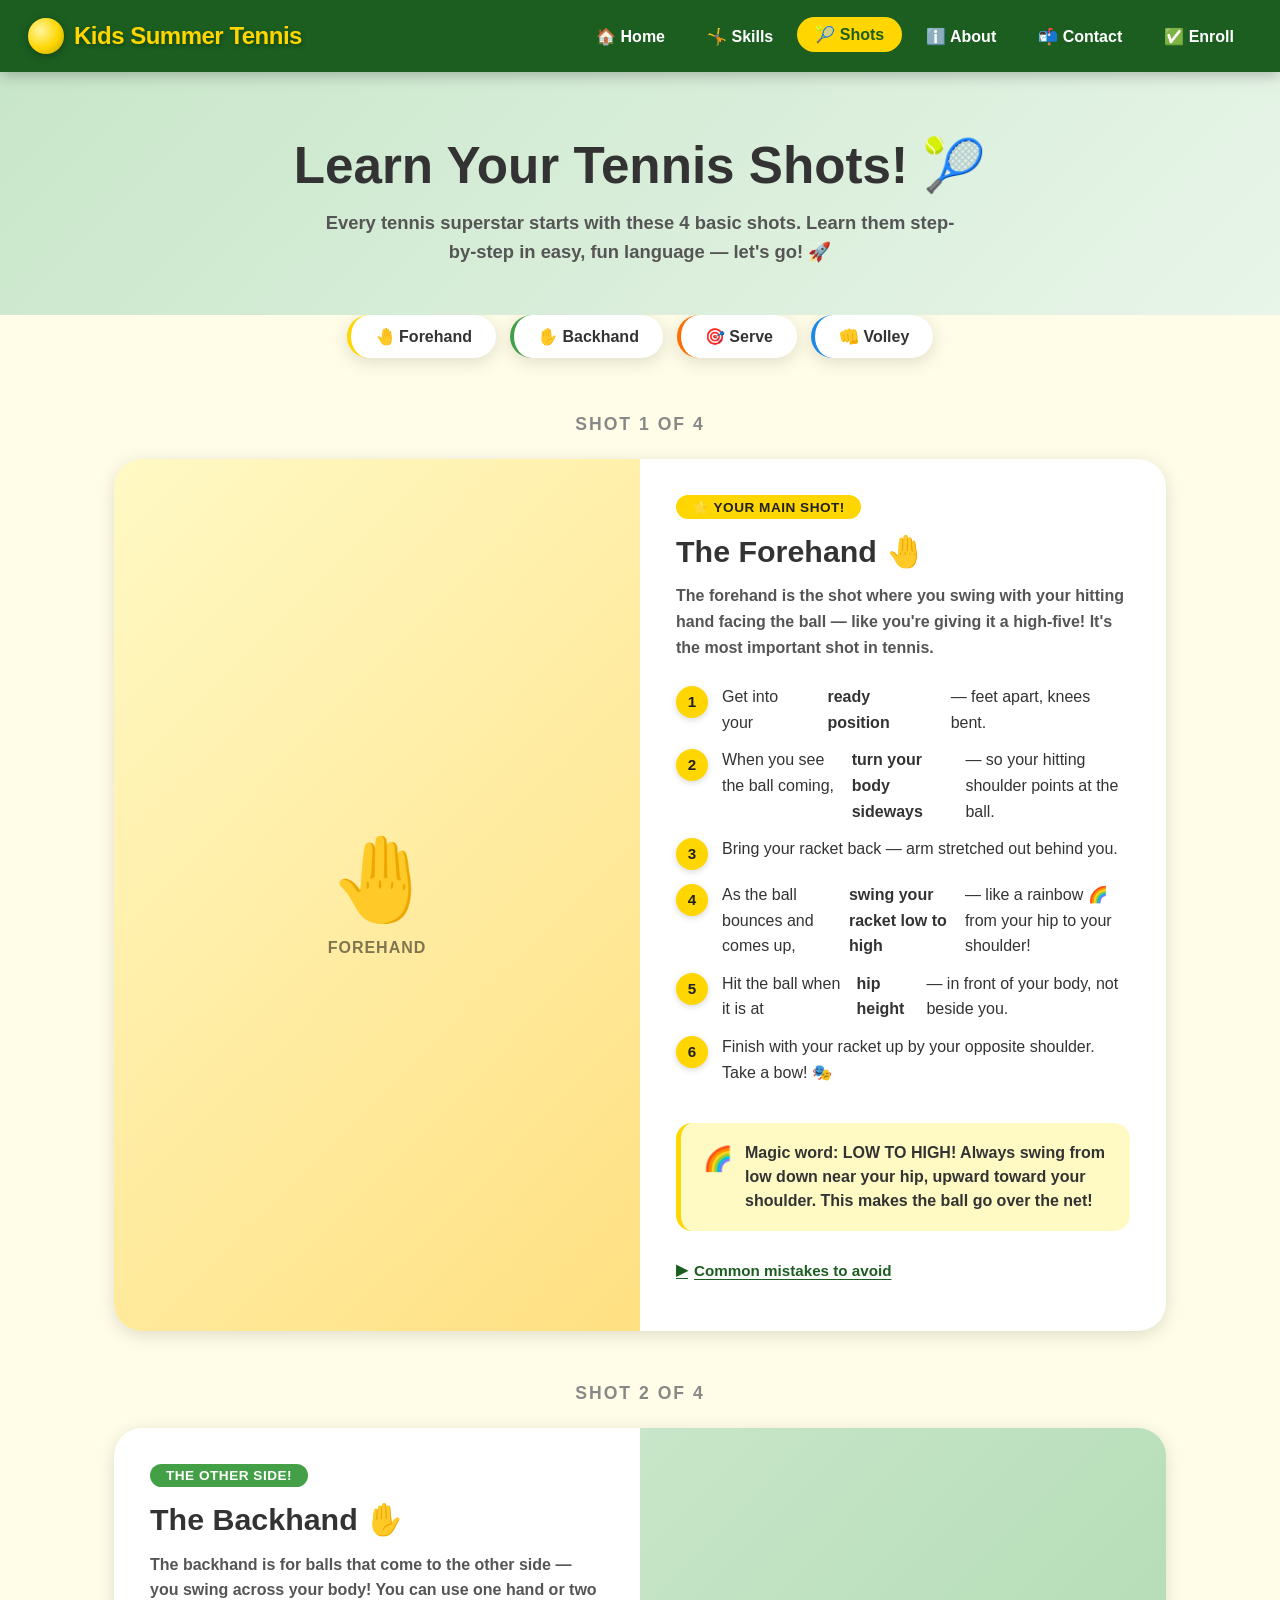
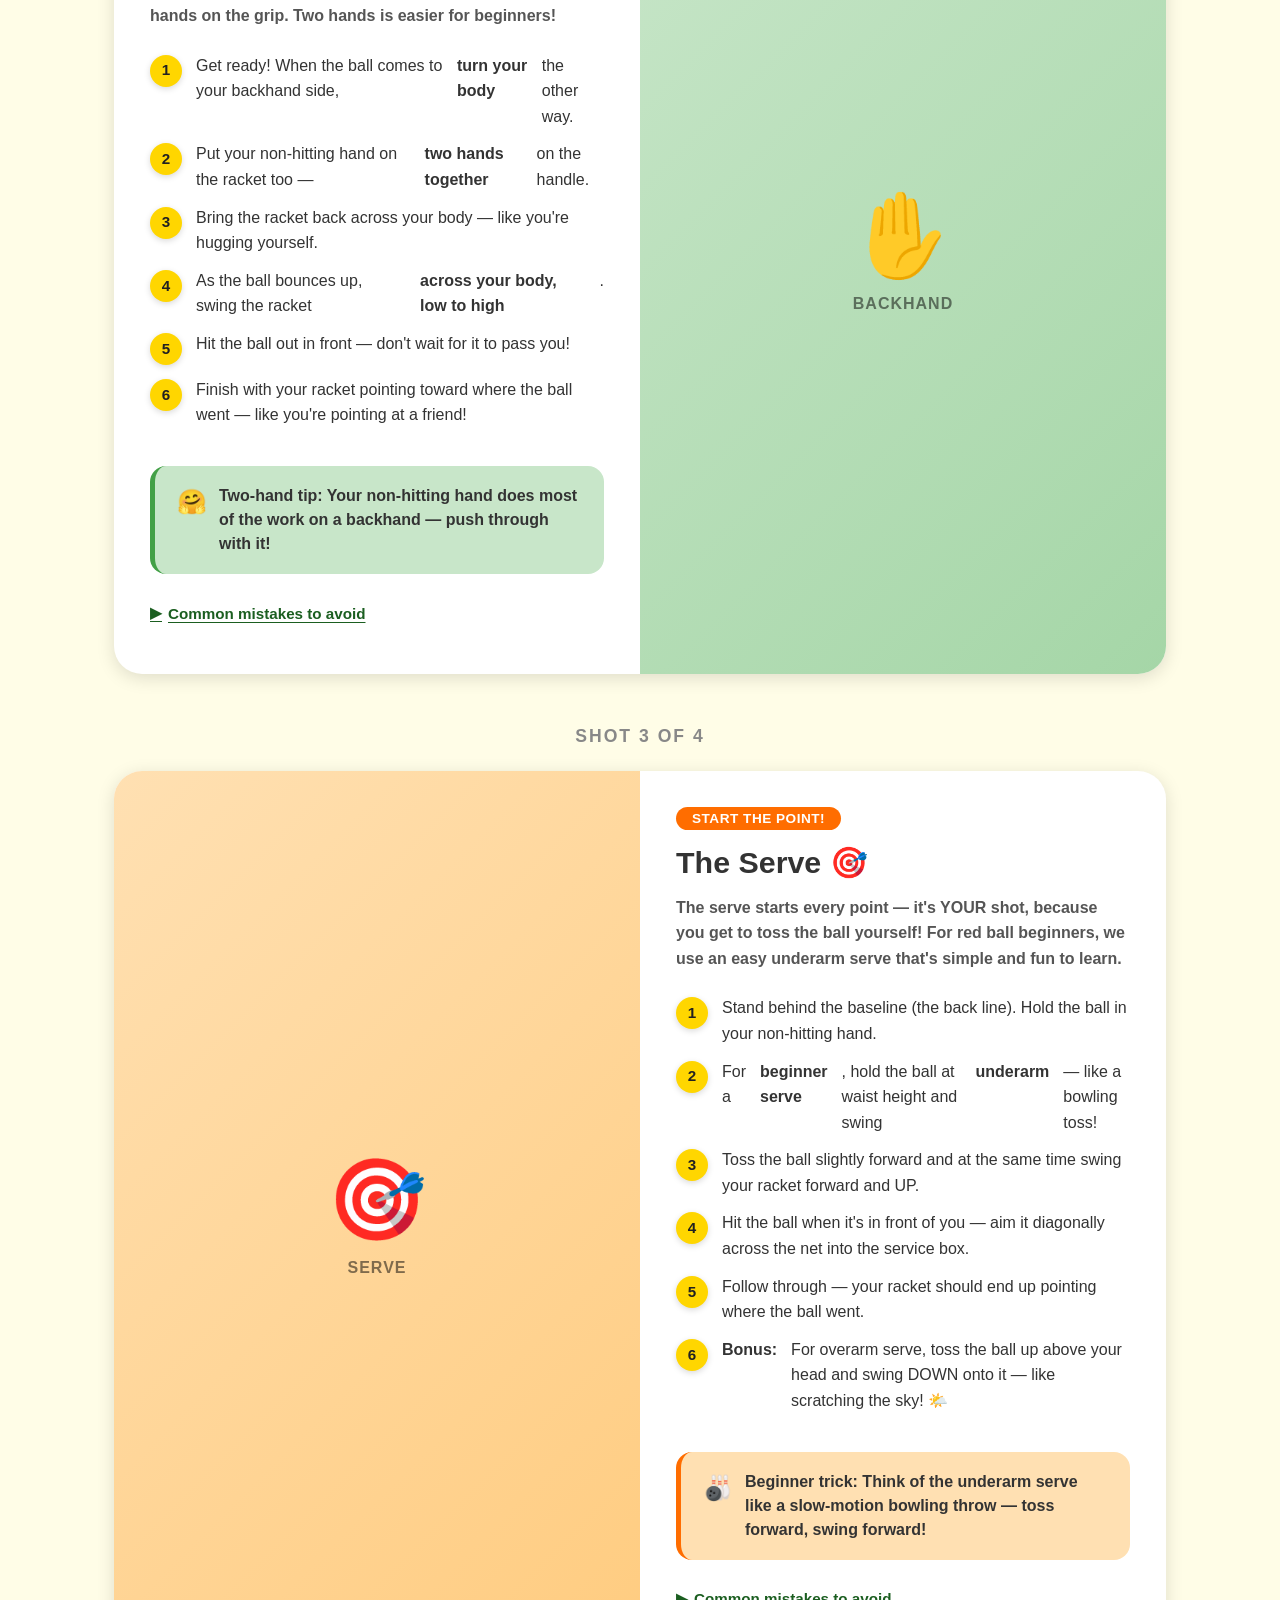
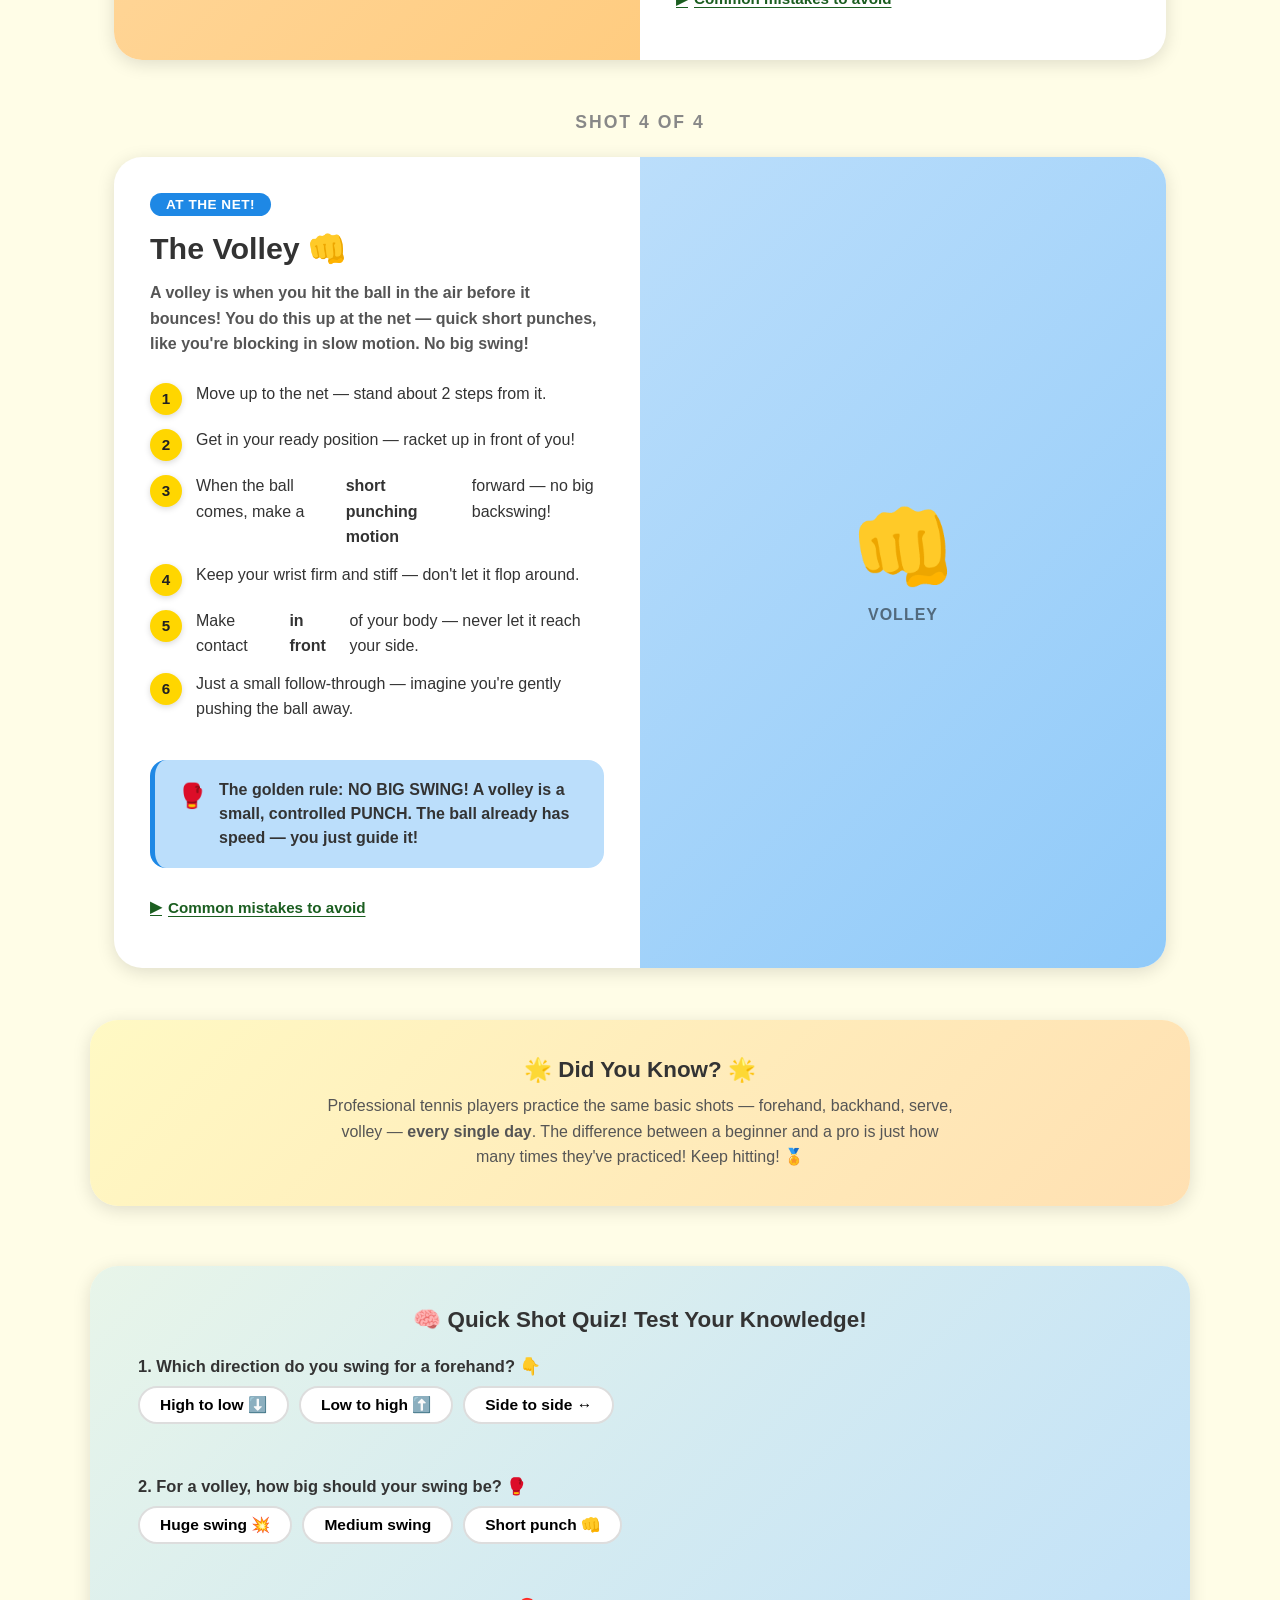
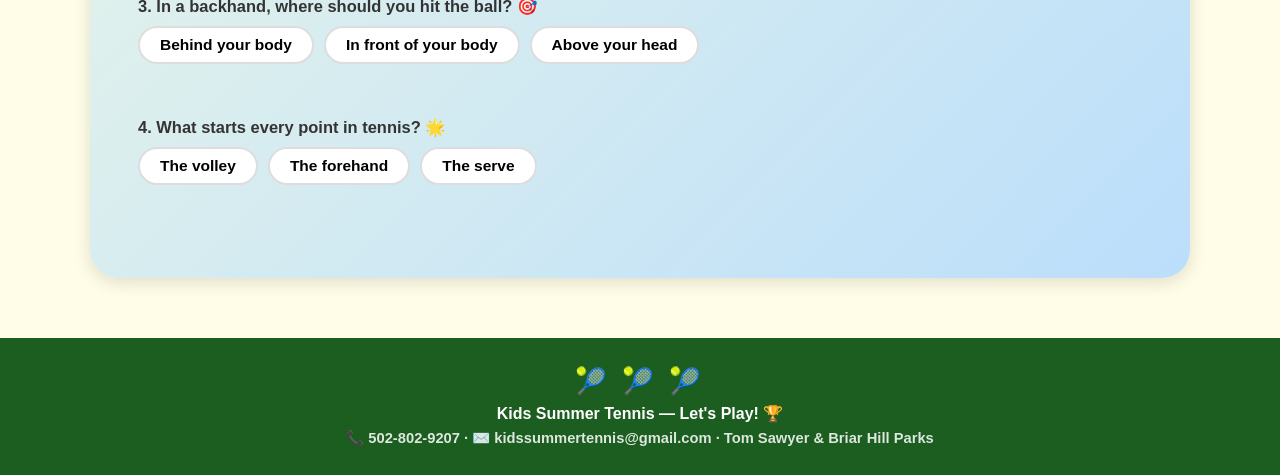
<file: shots.html>
<!DOCTYPE html>
<html lang="en">
<head>
  <meta charset="UTF-8" />
  <meta name="viewport" content="width=device-width, initial-scale=1.0" />
  <title>Tennis Shots 🎾 — Kids Summer Tennis | Louisville Area</title>
  <link rel="stylesheet" href="style.css" />
  <style>
    .nav-links a[href="shots.html"] { background: var(--yellow); color: var(--nav-bg); }

    .shots-intro-strip {
      display: flex;
      flex-wrap: wrap;
      gap: 14px;
      justify-content: center;
      max-width: 900px;
      margin: 0 auto 56px;
      padding: 0 24px;
    }
    .shot-pill {
      background: var(--white);
      border-radius: 50px;
      padding: 12px 24px;
      font-weight: 800;
      font-size: 1rem;
      box-shadow: var(--shadow);
      display: flex;
      align-items: center;
      gap: 8px;
      transition: transform 0.15s, box-shadow 0.15s;
      cursor: default;
    }
    .shot-pill:hover { transform: translateY(-3px); box-shadow: var(--shadow-lg); }
    .shot-pill.sp-yellow { border-left: 4px solid var(--yellow); }
    .shot-pill.sp-green  { border-left: 4px solid var(--green); }
    .shot-pill.sp-orange { border-left: 4px solid var(--orange); }
    .shot-pill.sp-blue   { border-left: 4px solid var(--blue); }

    /* Shot accordion toggle */
    .shot-toggle-btn {
      background: none;
      border: none;
      font-family: var(--font-main);
      font-size: 0.95rem;
      font-weight: 700;
      color: var(--nav-bg);
      cursor: pointer;
      display: flex;
      align-items: center;
      gap: 6px;
      margin-top: 14px;
      padding: 6px 0;
      text-decoration: underline;
      text-underline-offset: 3px;
    }
    .shot-toggle-btn:hover { color: var(--orange); }

    .common-mistakes {
      overflow: hidden;
      max-height: 0;
      transition: max-height 0.4s ease, opacity 0.3s;
      opacity: 0;
    }
    .common-mistakes.open {
      max-height: 300px;
      opacity: 1;
    }
    .mistake-list {
      margin-top: 12px;
      padding-left: 0;
    }
    .mistake-list li {
      display: flex;
      gap: 10px;
      align-items: flex-start;
      margin-bottom: 8px;
      font-size: 0.97rem;
      line-height: 1.5;
      color: #444;
    }
    .mistake-list li::before {
      content: '❌';
      font-size: 0.85rem;
      flex-shrink: 0;
      margin-top: 3px;
    }

    .shots-fun-fact {
      background: linear-gradient(135deg, var(--yellow-light), var(--orange-light));
      border-radius: var(--radius-lg);
      padding: 36px 32px;
      text-align: center;
      max-width: 1100px;
      margin: 0 auto 60px;
      padding-left: 48px;
      padding-right: 48px;
      box-shadow: var(--shadow);
    }
    .shots-fun-fact h3 { font-size: 1.4rem; font-weight: 900; margin-bottom: 10px; }
    .shots-fun-fact p  { font-size: 1rem; color: #555; line-height: 1.6; max-width: 640px; margin: 0 auto; }

    .shot-card-section {
      max-width: 1100px;
      margin: 0 auto 0px;
      padding: 0 24px;
    }
    .shot-section-title {
      text-align: center;
      font-size: 1.1rem;
      font-weight: 800;
      color: #888;
      text-transform: uppercase;
      letter-spacing: 2px;
      margin-bottom: 24px;
    }

    .shot-card {
      margin-bottom: 52px;
    }

    /* Progress quiz at the bottom */
    .quiz-section {
      background: linear-gradient(135deg, #e8f5e9, var(--blue-light));
      border-radius: var(--radius-lg);
      padding: 40px 32px;
      max-width: 1100px;
      margin: 0 auto 60px;
      padding-left: 48px;
      padding-right: 48px;
      box-shadow: var(--shadow);
    }
    .quiz-section h3 { font-size: 1.4rem; font-weight: 900; text-align: center; margin-bottom: 24px; }
    .quiz-q { margin-bottom: 24px; }
    .quiz-q p { font-weight: 700; margin-bottom: 10px; font-size: 1.03rem; }
    .quiz-options { display: flex; flex-wrap: wrap; gap: 10px; }
    .quiz-opt {
      background: var(--white);
      border: 2px solid #ddd;
      border-radius: 50px;
      padding: 8px 20px;
      font-family: var(--font-main);
      font-size: 0.97rem;
      font-weight: 700;
      cursor: pointer;
      transition: all 0.2s;
    }
    .quiz-opt:hover { border-color: var(--blue); transform: scale(1.03); }
    .quiz-opt.correct { background: var(--green); color: white; border-color: var(--green); }
    .quiz-opt.wrong   { background: var(--red);   color: white; border-color: var(--red);   }
    .quiz-feedback { font-size: 0.95rem; font-weight: 700; margin-top: 8px; min-height: 1.4em; }
  </style>
</head>
<body>

  <!-- ======== NAVIGATION ======== -->
  <nav class="nav">
    <a href="index.html" class="nav-logo">
      <span class="ball-icon"></span>
      Kids Summer Tennis
    </a>
    <div class="hamburger" id="ham" onclick="toggleMenu()" aria-label="Menu">
      <span></span><span></span><span></span>
    </div>
    <ul class="nav-links" id="navLinks">
      <li><a href="index.html">🏠 Home</a></li>
      <li><a href="skills.html">🤸 Skills</a></li>
      <li><a href="shots.html" class="active">🎾 Shots</a></li>
      <li><a href="about.html">ℹ️ About</a></li>
      <li><a href="contact.html">📬 Contact</a></li>
      <li><a href="enroll.html">✅ Enroll</a></li>
    </ul>
  </nav>

  <!-- ======== PAGE HERO ======== -->
  <div class="page-hero green-bg">
    <h1>Learn Your Tennis Shots! 🎾</h1>
    <p>Every tennis superstar starts with these <strong>4 basic shots</strong>. Learn them step-by-step in easy, fun language — let's go! 🚀</p>
  </div>

  <!-- ======== SHOT PILLS ======== -->
  <div class="shots-intro-strip">
    <div class="shot-pill sp-yellow">🤚 Forehand</div>
    <div class="shot-pill sp-green">✋ Backhand</div>
    <div class="shot-pill sp-orange">🎯 Serve</div>
    <div class="shot-pill sp-blue">👊 Volley</div>
  </div>

  <!-- ======== SHOT 1: FOREHAND ======== -->
  <section class="shot-card-section">
    <p class="shot-section-title">Shot 1 of 4</p>
    <div class="shot-card">
      <div class="shot-visual yellow-bg">
        <span class="shot-big-emoji">🤚</span>
        <div class="shot-label">Forehand</div>
      </div>
      <div class="shot-info">
        <span class="shot-tag tag-yellow">⭐ Your Main Shot!</span>
        <h2>The Forehand 🤚</h2>
        <p class="shot-desc">
          The forehand is the shot where you swing with your hitting hand facing the ball — like you're giving it a high-five! It's the most important shot in tennis.
        </p>
        <ol class="steps">
          <li>Get into your <strong>ready position</strong> — feet apart, knees bent.</li>
          <li>When you see the ball coming, <strong>turn your body sideways</strong> — so your hitting shoulder points at the ball.</li>
          <li>Bring your racket back — arm stretched out behind you.</li>
          <li>As the ball bounces and comes up, <strong>swing your racket low to high</strong> — like a rainbow 🌈 from your hip to your shoulder!</li>
          <li>Hit the ball when it is at <strong>hip height</strong> — in front of your body, not beside you.</li>
          <li>Finish with your racket up by your opposite shoulder. Take a bow! 🎭</li>
        </ol>
        <div class="tip-box yellow">
          <span class="tip-icon">🌈</span>
          <span><strong>Magic word: LOW TO HIGH!</strong> Always swing from low down near your hip, upward toward your shoulder. This makes the ball go over the net!</span>
        </div>
        <button class="shot-toggle-btn" onclick="toggleMistakes('fh')">
          <span id="fh-arrow">▶</span> Common mistakes to avoid
        </button>
        <div class="common-mistakes" id="fh-mistakes">
          <ul class="mistake-list">
            <li>Swinging too flat — remember, swing LOW TO HIGH!</li>
            <li>Hitting the ball too late — turn your body early!</li>
            <li>Looking away from the ball — keep eyes on it!</li>
            <li>Standing too close or too far — take one step away from the ball.</li>
          </ul>
        </div>
      </div>
    </div>
  </section>

  <!-- ======== SHOT 2: BACKHAND ======== -->
  <section class="shot-card-section">
    <p class="shot-section-title">Shot 2 of 4</p>
    <div class="shot-card reverse">
      <div class="shot-visual green-bg">
        <span class="shot-big-emoji">✋</span>
        <div class="shot-label">Backhand</div>
      </div>
      <div class="shot-info">
        <span class="shot-tag tag-green">The Other Side!</span>
        <h2>The Backhand ✋</h2>
        <p class="shot-desc">
          The backhand is for balls that come to the other side — you swing across your body! You can use <strong>one hand</strong> or <strong>two hands</strong> on the grip. Two hands is easier for beginners!
        </p>
        <ol class="steps">
          <li>Get ready! When the ball comes to your backhand side, <strong>turn your body</strong> the other way.</li>
          <li>Put your non-hitting hand on the racket too — <strong>two hands together</strong> on the handle.</li>
          <li>Bring the racket back across your body — like you're hugging yourself.</li>
          <li>As the ball bounces up, swing the racket <strong>across your body, low to high</strong>.</li>
          <li>Hit the ball out in front — don't wait for it to pass you!</li>
          <li>Finish with your racket pointing toward where the ball went — like you're pointing at a friend!</li>
        </ol>
        <div class="tip-box green">
          <span class="tip-icon">🤗</span>
          <span><strong>Two-hand tip:</strong> Your non-hitting hand does most of the work on a backhand — push through with it!</span>
        </div>
        <button class="shot-toggle-btn" onclick="toggleMistakes('bh')">
          <span id="bh-arrow">▶</span> Common mistakes to avoid
        </button>
        <div class="common-mistakes" id="bh-mistakes">
          <ul class="mistake-list">
            <li>Letting the ball pass you — swing early, not late!</li>
            <li>Only using one hand (at first) — two hands give more power!</li>
            <li>Not turning your shoulders — really rotate your whole body.</li>
            <li>Stopping the swing early — follow through all the way!</li>
          </ul>
        </div>
      </div>
    </div>
  </section>

  <!-- ======== SHOT 3: SERVE ======== -->
  <section class="shot-card-section">
    <p class="shot-section-title">Shot 3 of 4</p>
    <div class="shot-card">
      <div class="shot-visual orange-bg">
        <span class="shot-big-emoji">🎯</span>
        <div class="shot-label">Serve</div>
      </div>
      <div class="shot-info">
        <span class="shot-tag tag-orange">Start the Point!</span>
        <h2>The Serve 🎯</h2>
        <p class="shot-desc">
          The serve starts every point — it's YOUR shot, because you get to toss the ball yourself! For red ball beginners, we use an easy underarm serve that's simple and fun to learn.
        </p>
        <ol class="steps">
          <li>Stand behind the baseline (the back line). Hold the ball in your non-hitting hand.</li>
          <li>For a <strong>beginner serve</strong>, hold the ball at waist height and swing <strong>underarm</strong> — like a bowling toss!</li>
          <li>Toss the ball slightly forward and at the same time swing your racket forward and UP.</li>
          <li>Hit the ball when it's in front of you — aim it diagonally across the net into the service box.</li>
          <li>Follow through — your racket should end up pointing where the ball went.</li>
          <li><strong>Bonus:</strong> For overarm serve, toss the ball up above your head and swing DOWN onto it — like scratching the sky! 🌤️</li>
        </ol>
        <div class="tip-box orange">
          <span class="tip-icon">🎳</span>
          <span><strong>Beginner trick:</strong> Think of the underarm serve like a slow-motion bowling throw — toss forward, swing forward!</span>
        </div>
        <button class="shot-toggle-btn" onclick="toggleMistakes('sv')">
          <span id="sv-arrow">▶</span> Common mistakes to avoid
        </button>
        <div class="common-mistakes" id="sv-mistakes">
          <ul class="mistake-list">
            <li>Tossing too far behind you — toss just slightly in front!</li>
            <li>Swinging too hard — a slow, smooth serve is better than a fast wild one.</li>
            <li>Forgetting to aim — pick a spot to aim at before you serve.</li>
            <li>Faulting (missing the service box) — aim higher over the net.</li>
          </ul>
        </div>
      </div>
    </div>
  </section>

  <!-- ======== SHOT 4: VOLLEY ======== -->
  <section class="shot-card-section">
    <p class="shot-section-title">Shot 4 of 4</p>
    <div class="shot-card reverse">
      <div class="shot-visual blue-bg">
        <span class="shot-big-emoji">👊</span>
        <div class="shot-label">Volley</div>
      </div>
      <div class="shot-info">
        <span class="shot-tag tag-blue">At the Net!</span>
        <h2>The Volley 👊</h2>
        <p class="shot-desc">
          A volley is when you hit the ball in the air before it bounces! You do this up at the net — quick short punches, like you're blocking in slow motion. No big swing!
        </p>
        <ol class="steps">
          <li>Move up to the net — stand about 2 steps from it.</li>
          <li>Get in your ready position — racket up in front of you!</li>
          <li>When the ball comes, make a <strong>short punching motion</strong> forward — no big backswing!</li>
          <li>Keep your wrist firm and stiff — don't let it flop around.</li>
          <li>Make contact <strong>in front</strong> of your body — never let it reach your side.</li>
          <li>Just a small follow-through — imagine you're gently pushing the ball away.</li>
        </ol>
        <div class="tip-box blue">
          <span class="tip-icon">🥊</span>
          <span><strong>The golden rule:</strong> NO BIG SWING! A volley is a small, controlled PUNCH. The ball already has speed — you just guide it!</span>
        </div>
        <button class="shot-toggle-btn" onclick="toggleMistakes('vl')">
          <span id="vl-arrow">▶</span> Common mistakes to avoid
        </button>
        <div class="common-mistakes" id="vl-mistakes">
          <ul class="mistake-list">
            <li>Taking a big swing — keep it short and punchy!</li>
            <li>Letting the ball get beside you — meet it in FRONT.</li>
            <li>Dropping the racket head — keep the racket face up and firm.</li>
            <li>Running away from the net — stay close, stay brave! 💪</li>
          </ul>
        </div>
      </div>
    </div>
  </section>

  <!-- ======== FUN FACT BOX ======== -->
  <div class="shots-fun-fact">
    <h3>🌟 Did You Know? 🌟</h3>
    <p>
      Professional tennis players practice the same basic shots — forehand, backhand, serve, volley — <strong>every single day</strong>. The difference between a beginner and a pro is just how many times they've practiced! Keep hitting! 🏅
    </p>
  </div>

  <!-- ======== MINI QUIZ ======== -->
  <div class="quiz-section">
    <h3>🧠 Quick Shot Quiz! Test Your Knowledge!</h3>

    <div class="quiz-q">
      <p>1. Which direction do you swing for a forehand? 👇</p>
      <div class="quiz-options">
        <button class="quiz-opt" onclick="answer(this,'wrong')">High to low ⬇️</button>
        <button class="quiz-opt" onclick="answer(this,'correct')">Low to high ⬆️</button>
        <button class="quiz-opt" onclick="answer(this,'wrong')">Side to side ↔️</button>
      </div>
      <div class="quiz-feedback" id="qf1"></div>
    </div>

    <div class="quiz-q">
      <p>2. For a volley, how big should your swing be? 🥊</p>
      <div class="quiz-options">
        <button class="quiz-opt" onclick="answer(this,'wrong')">Huge swing 💥</button>
        <button class="quiz-opt" onclick="answer(this,'wrong')">Medium swing</button>
        <button class="quiz-opt" onclick="answer(this,'correct')">Short punch 👊</button>
      </div>
      <div class="quiz-feedback" id="qf2"></div>
    </div>

    <div class="quiz-q">
      <p>3. In a backhand, where should you hit the ball? 🎯</p>
      <div class="quiz-options">
        <button class="quiz-opt" onclick="answer(this,'wrong')">Behind your body</button>
        <button class="quiz-opt" onclick="answer(this,'correct')">In front of your body</button>
        <button class="quiz-opt" onclick="answer(this,'wrong')">Above your head</button>
      </div>
      <div class="quiz-feedback" id="qf3"></div>
    </div>

    <div class="quiz-q">
      <p>4. What starts every point in tennis? 🌟</p>
      <div class="quiz-options">
        <button class="quiz-opt" onclick="answer(this,'wrong')">The volley</button>
        <button class="quiz-opt" onclick="answer(this,'wrong')">The forehand</button>
        <button class="quiz-opt" onclick="answer(this,'correct')">The serve</button>
      </div>
      <div class="quiz-feedback" id="qf4"></div>
    </div>
  </div>

  <!-- ======== FOOTER ======== -->
  <footer class="footer">
    <span class="foot-balls">🎾 🎾 🎾</span>
    <strong>Kids Summer Tennis — Let's Play! 🏆</strong>
    <p>📞 502-802-9207 · ✉️ kidssummertennis@gmail.com · Tom Sawyer &amp; Briar Hill Parks</p>
  </footer>

  <script>
    function toggleMenu() {
      document.getElementById('navLinks').classList.toggle('open');
      document.getElementById('ham').classList.toggle('open');
    }
    document.querySelectorAll('.nav-links a').forEach(a => {
      a.addEventListener('click', () => {
        document.getElementById('navLinks').classList.remove('open');
        document.getElementById('ham').classList.remove('open');
      });
    });

    function toggleMistakes(id) {
      const el = document.getElementById(id + '-mistakes');
      const arrow = document.getElementById(id + '-arrow');
      const isOpen = el.classList.contains('open');
      el.classList.toggle('open');
      arrow.textContent = isOpen ? '▶' : '▼';
    }

    let answerCount = 0;
    const feedbackMessages = [
      '',
      ['', '', '', ''],
      ['', '🎉 Correct! LOW TO HIGH is the key!', '❌ Nope! Think about a rainbow swing.', '❌ Not quite! Swing upward!'],
      ['🎉 YES! Short punch — no big swing!', '', '❌ Not quite! Think short and snappy.', ''],
      ['❌ Behind would be too late!', '🎉 Correct! In FRONT of your body!', '❌ That would be a very awkward backhand!', ''],
      ['❌ The volley starts at the net, not the game!', '❌ Close, but the serve goes first!', '🎉 Correct! The SERVE starts every point!', ''],
    ];

    const qCorrect  = ['', false, true,  false];
    const qCorrect2 = [false, false, true];
    let qIdx = 0;

    function answer(btn, result) {
      // find all siblings
      const options = btn.closest('.quiz-options').querySelectorAll('.quiz-opt');
      // disable all
      options.forEach(o => o.disabled = true);
      btn.classList.add(result);
      // find feedback div
      const qDiv = btn.closest('.quiz-q');
      const fb = qDiv.querySelector('.quiz-feedback');
      if (result === 'correct') {
        fb.textContent = '🎉 That\'s right! Amazing! 🌟';
        fb.style.color = 'var(--green)';
      } else {
        fb.textContent = '❌ Not quite — check the step-by-step above!';
        fb.style.color = 'var(--red)';
        // highlight correct answer
        options.forEach(o => {
          if (!o.classList.contains('wrong')) {
            o.classList.add('correct');
          }
        });
      }
    }
  </script>
</body>
</html>
</file>
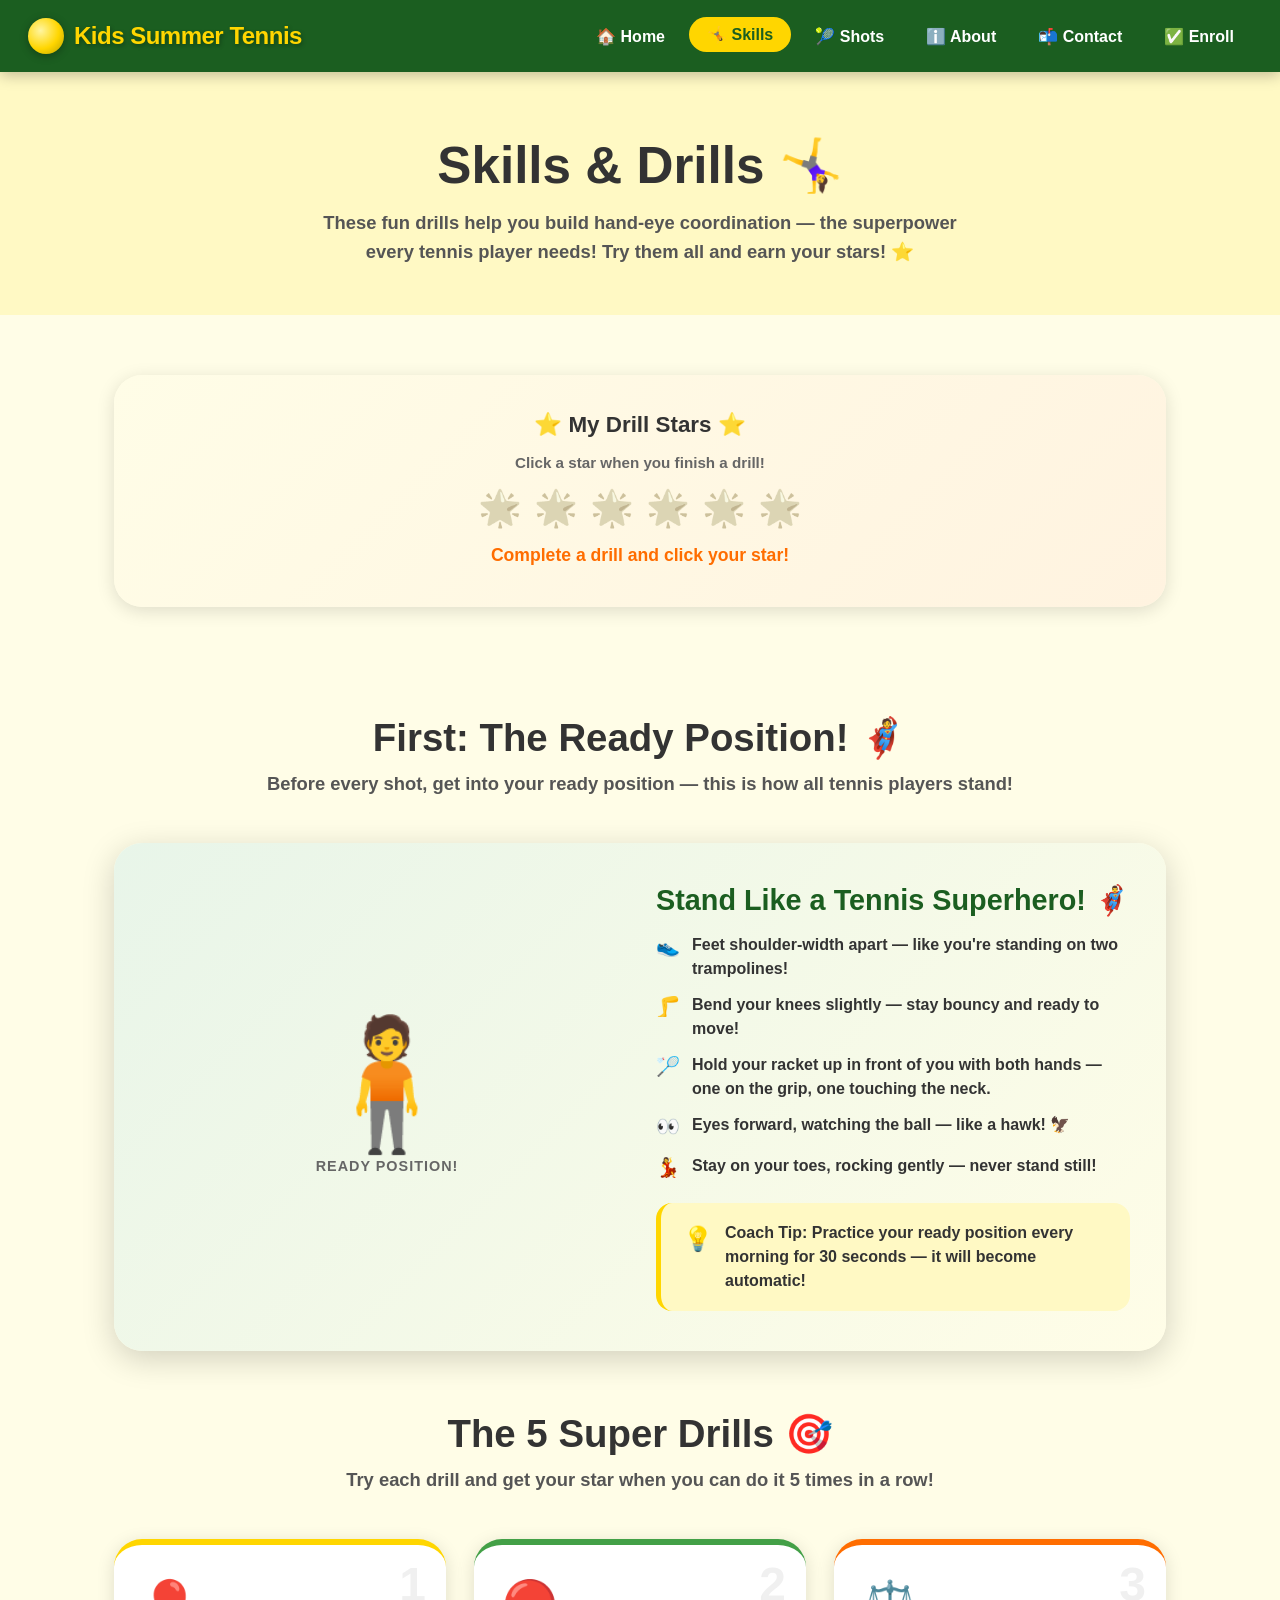
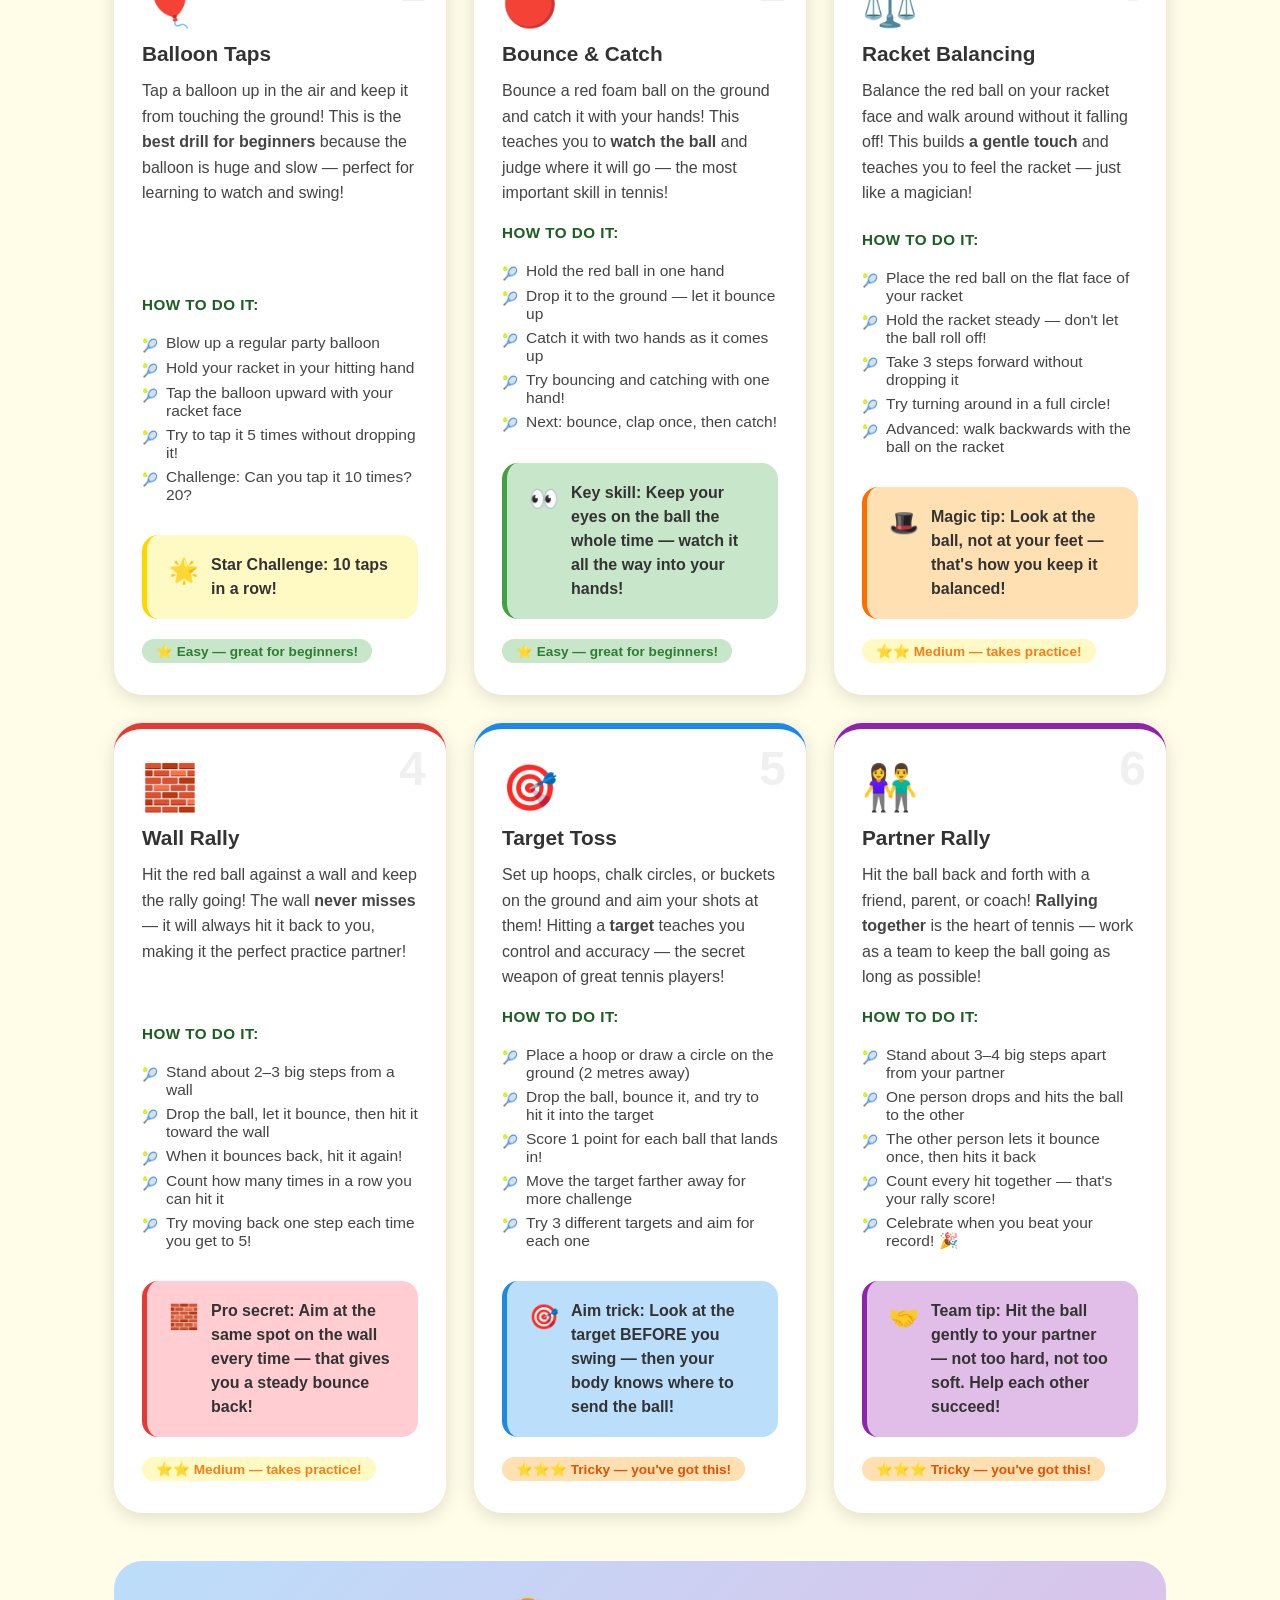
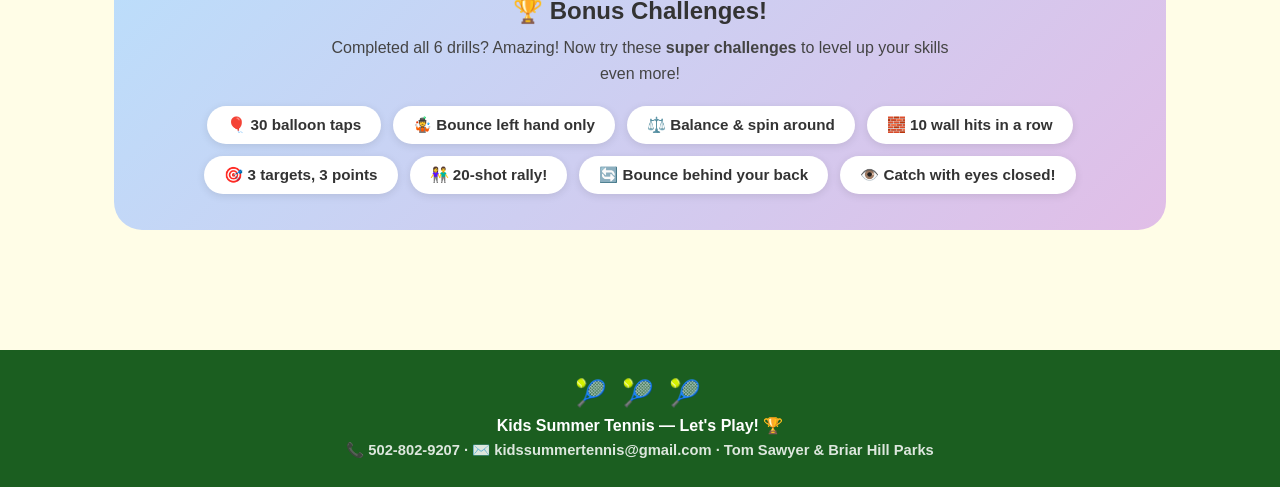
<file: skills.html>
<!DOCTYPE html>
<html lang="en">
<head>
  <meta charset="UTF-8" />
  <meta name="viewport" content="width=device-width, initial-scale=1.0" />
  <title>Skills &amp; Drills 🤸 — Kids Summer Tennis | Louisville Area</title>
  <link rel="stylesheet" href="style.css" />
  <style>
    .nav-links a[href="skills.html"] { background: var(--yellow); color: var(--nav-bg); }

    .drills-grid {
      display: grid;
      grid-template-columns: repeat(auto-fill, minmax(300px, 1fr));
      gap: 28px;
    }

    .ready-position {
      background: linear-gradient(135deg, #e8f5e9, #fffde7);
      border-radius: var(--radius-lg);
      box-shadow: var(--shadow-lg);
      padding: 40px 36px;
      display: grid;
      grid-template-columns: 1fr 1fr;
      gap: 32px;
      align-items: center;
      margin-bottom: 60px;
    }
    .ready-position .rp-visual {
      text-align: center;
    }
    .rp-figure {
      font-size: 8rem;
      display: block;
      animation: rpBounce 2s ease-in-out infinite;
      line-height: 1;
    }
    @keyframes rpBounce {
      0%, 100% { transform: translateY(0); }
      50%       { transform: translateY(-12px); }
    }
    .rp-caption {
      font-size: 0.9rem;
      font-weight: 700;
      color: #666;
      margin-top: 10px;
      text-transform: uppercase;
      letter-spacing: 1px;
    }
    .ready-position h2 {
      font-size: 1.8rem;
      font-weight: 900;
      color: var(--nav-bg);
      margin-bottom: 16px;
    }
    .ready-position .rp-checklist {
      padding: 0;
    }
    .ready-position .rp-checklist li {
      display: flex;
      gap: 12px;
      align-items: flex-start;
      margin-bottom: 12px;
      font-size: 1rem;
      line-height: 1.5;
      font-weight: 600;
    }
    .rp-check { font-size: 1.2rem; flex-shrink: 0; }

    .drill-card.c-yellow { border-top: 6px solid var(--yellow); }
    .drill-card.c-green  { border-top: 6px solid var(--green); }
    .drill-card.c-orange { border-top: 6px solid var(--orange); }
    .drill-card.c-red    { border-top: 6px solid var(--red); }
    .drill-card.c-blue   { border-top: 6px solid var(--blue); }
    .drill-card.c-purple { border-top: 6px solid var(--purple); }

    .bonus-section {
      background: linear-gradient(135deg, var(--blue-light), var(--purple-light));
      border-radius: var(--radius-lg);
      padding: 36px 32px;
      margin-top: 48px;
      text-align: center;
    }
    .bonus-section h3 { font-size: 1.5rem; font-weight: 900; margin-bottom: 10px; }
    .bonus-section p  { font-size: 1rem; color: #444; line-height: 1.6; max-width: 620px; margin: 0 auto; }
    .bonus-challenges {
      display: flex;
      flex-wrap: wrap;
      gap: 12px;
      justify-content: center;
      margin-top: 20px;
    }
    .challenge-chip {
      background: var(--white);
      border-radius: 50px;
      padding: 10px 20px;
      font-weight: 700;
      font-size: 0.95rem;
      box-shadow: 0 2px 8px rgba(0,0,0,0.1);
      display: flex;
      align-items: center;
      gap: 6px;
      transition: transform 0.15s;
    }
    .challenge-chip:hover { transform: scale(1.07); }

    @media (max-width: 640px) {
      .ready-position { grid-template-columns: 1fr; }
      .rp-figure { font-size: 5rem; }
    }
  </style>
</head>
<body>

  <!-- ======== NAVIGATION ======== -->
  <nav class="nav">
    <a href="index.html" class="nav-logo">
      <span class="ball-icon"></span>
      Kids Summer Tennis
    </a>
    <div class="hamburger" id="ham" onclick="toggleMenu()" aria-label="Menu">
      <span></span><span></span><span></span>
    </div>
    <ul class="nav-links" id="navLinks">
      <li><a href="index.html">🏠 Home</a></li>
      <li><a href="skills.html" class="active">🤸 Skills</a></li>
      <li><a href="shots.html">🎾 Shots</a></li>
      <li><a href="about.html">ℹ️ About</a></li>
      <li><a href="contact.html">📬 Contact</a></li>
      <li><a href="enroll.html">✅ Enroll</a></li>
    </ul>
  </nav>

  <!-- ======== PAGE HERO ======== -->
  <div class="page-hero yellow-bg">
    <h1>Skills &amp; Drills 🤸‍♀️</h1>
    <p>These fun drills help you build <strong>hand-eye coordination</strong> — the superpower every tennis player needs! Try them all and earn your stars! ⭐</p>
  </div>

  <!-- ======== STAR TRACKER ======== -->
  <section class="section" style="padding-bottom: 0;">
    <div class="star-counter">
      <h3>⭐ My Drill Stars ⭐</h3>
      <p style="font-size:0.95rem; color:#666; margin-bottom:16px; font-weight:600;">Click a star when you finish a drill!</p>
      <div class="star-row">
        <span class="drill-star" data-drill="1" onclick="toggleStar(this)">🌟</span>
        <span class="drill-star" data-drill="2" onclick="toggleStar(this)">🌟</span>
        <span class="drill-star" data-drill="3" onclick="toggleStar(this)">🌟</span>
        <span class="drill-star" data-drill="4" onclick="toggleStar(this)">🌟</span>
        <span class="drill-star" data-drill="5" onclick="toggleStar(this)">🌟</span>
        <span class="drill-star" data-drill="6" onclick="toggleStar(this)">🌟</span>
      </div>
      <div class="star-msg" id="starMsg">Complete a drill and click your star!</div>
    </div>
  </section>

  <!-- ======== READY POSITION ======== -->
  <section class="section">
    <h2 class="section-title">First: The Ready Position! 🦸</h2>
    <p class="section-subtitle">Before every shot, get into your <strong>ready position</strong> — this is how all tennis players stand!</p>

    <div class="ready-position">
      <div class="rp-visual">
        <span class="rp-figure">🧍</span>
        <div class="rp-caption">Ready Position!</div>
      </div>
      <div>
        <h2>Stand Like a Tennis Superhero! 🦸‍♂️</h2>
        <ul class="rp-checklist">
          <li><span class="rp-check">👟</span> <span>Feet shoulder-width apart — like you're standing on two trampolines!</span></li>
          <li><span class="rp-check">🦵</span> <span>Bend your knees slightly — stay bouncy and ready to move!</span></li>
          <li><span class="rp-check">🏸</span> <span>Hold your racket up in front of you with both hands — one on the grip, one touching the neck.</span></li>
          <li><span class="rp-check">👀</span> <span>Eyes forward, watching the ball — like a hawk! 🦅</span></li>
          <li><span class="rp-check">💃</span> <span>Stay on your toes, rocking gently — never stand still!</span></li>
        </ul>
        <div class="tip-box yellow" style="margin-top: 20px;">
          <span class="tip-icon">💡</span>
          <span><strong>Coach Tip:</strong> Practice your ready position every morning for 30 seconds — it will become automatic!</span>
        </div>
      </div>
    </div>

    <!-- ======== 5 DRILLS ======== -->
    <h2 class="section-title">The 5 Super Drills 🎯</h2>
    <p class="section-subtitle">Try each drill and get your star when you can do it 5 times in a row!</p>

    <div class="drills-grid">

      <!-- DRILL 1: Balloon Taps -->
      <div class="drill-card c-yellow">
        <span class="drill-number">1</span>
        <div class="drill-emoji">🎈</div>
        <h3>Balloon Taps</h3>
        <p class="drill-desc">
          Tap a balloon up in the air and keep it from touching the ground! This is the <strong>best drill for beginners</strong> because the balloon is huge and slow — perfect for learning to watch and swing!
        </p>
        <div class="drill-how">How to do it:</div>
        <ul>
          <li>Blow up a regular party balloon</li>
          <li>Hold your racket in your hitting hand</li>
          <li>Tap the balloon upward with your racket face</li>
          <li>Try to tap it 5 times without dropping it!</li>
          <li>Challenge: Can you tap it 10 times? 20?</li>
        </ul>
        <div class="tip-box yellow">
          <span class="tip-icon">🌟</span>
          <span><strong>Star Challenge:</strong> 10 taps in a row!</span>
        </div>
        <span class="difficulty diff-easy">⭐ Easy — great for beginners!</span>
      </div>

      <!-- DRILL 2: Bounce and Catch -->
      <div class="drill-card c-green">
        <span class="drill-number">2</span>
        <div class="drill-emoji">🔴</div>
        <h3>Bounce &amp; Catch</h3>
        <p class="drill-desc">
          Bounce a red foam ball on the ground and catch it with your hands! This teaches you to <strong>watch the ball</strong> and judge where it will go — the most important skill in tennis!
        </p>
        <div class="drill-how">How to do it:</div>
        <ul>
          <li>Hold the red ball in one hand</li>
          <li>Drop it to the ground — let it bounce up</li>
          <li>Catch it with two hands as it comes up</li>
          <li>Try bouncing and catching with one hand!</li>
          <li>Next: bounce, clap once, then catch!</li>
        </ul>
        <div class="tip-box green">
          <span class="tip-icon">👀</span>
          <span><strong>Key skill:</strong> Keep your eyes on the ball the whole time — watch it all the way into your hands!</span>
        </div>
        <span class="difficulty diff-easy">⭐ Easy — great for beginners!</span>
      </div>

      <!-- DRILL 3: Racket Balancing -->
      <div class="drill-card c-orange">
        <span class="drill-number">3</span>
        <div class="drill-emoji">⚖️</div>
        <h3>Racket Balancing</h3>
        <p class="drill-desc">
          Balance the red ball on your racket face and walk around without it falling off! This builds <strong>a gentle touch</strong> and teaches you to feel the racket — just like a magician!
        </p>
        <div class="drill-how">How to do it:</div>
        <ul>
          <li>Place the red ball on the flat face of your racket</li>
          <li>Hold the racket steady — don't let the ball roll off!</li>
          <li>Take 3 steps forward without dropping it</li>
          <li>Try turning around in a full circle!</li>
          <li>Advanced: walk backwards with the ball on the racket</li>
        </ul>
        <div class="tip-box orange">
          <span class="tip-icon">🎩</span>
          <span><strong>Magic tip:</strong> Look at the ball, not at your feet — that's how you keep it balanced!</span>
        </div>
        <span class="difficulty diff-medium">⭐⭐ Medium — takes practice!</span>
      </div>

      <!-- DRILL 4: Wall Rally -->
      <div class="drill-card c-red">
        <span class="drill-number">4</span>
        <div class="drill-emoji">🧱</div>
        <h3>Wall Rally</h3>
        <p class="drill-desc">
          Hit the red ball against a wall and keep the rally going! The wall <strong>never misses</strong> — it will always hit it back to you, making it the perfect practice partner!
        </p>
        <div class="drill-how">How to do it:</div>
        <ul>
          <li>Stand about 2–3 big steps from a wall</li>
          <li>Drop the ball, let it bounce, then hit it toward the wall</li>
          <li>When it bounces back, hit it again!</li>
          <li>Count how many times in a row you can hit it</li>
          <li>Try moving back one step each time you get to 5!</li>
        </ul>
        <div class="tip-box red">
          <span class="tip-icon">🧱</span>
          <span><strong>Pro secret:</strong> Aim at the same spot on the wall every time — that gives you a steady bounce back!</span>
        </div>
        <span class="difficulty diff-medium">⭐⭐ Medium — takes practice!</span>
      </div>

      <!-- DRILL 5: Target Toss -->
      <div class="drill-card c-blue">
        <span class="drill-number">5</span>
        <div class="drill-emoji">🎯</div>
        <h3>Target Toss</h3>
        <p class="drill-desc">
          Set up hoops, chalk circles, or buckets on the ground and aim your shots at them! Hitting a <strong>target</strong> teaches you control and accuracy — the secret weapon of great tennis players!
        </p>
        <div class="drill-how">How to do it:</div>
        <ul>
          <li>Place a hoop or draw a circle on the ground (2 metres away)</li>
          <li>Drop the ball, bounce it, and try to hit it into the target</li>
          <li>Score 1 point for each ball that lands in!</li>
          <li>Move the target farther away for more challenge</li>
          <li>Try 3 different targets and aim for each one</li>
        </ul>
        <div class="tip-box blue">
          <span class="tip-icon">🎯</span>
          <span><strong>Aim trick:</strong> Look at the target BEFORE you swing — then your body knows where to send the ball!</span>
        </div>
        <span class="difficulty diff-hard">⭐⭐⭐ Tricky — you've got this!</span>
      </div>

      <!-- DRILL 6: Forehand Rally with Partner -->
      <div class="drill-card c-purple">
        <span class="drill-number">6</span>
        <div class="drill-emoji">👫</div>
        <h3>Partner Rally</h3>
        <p class="drill-desc">
          Hit the ball back and forth with a friend, parent, or coach! <strong>Rallying together</strong> is the heart of tennis — work as a team to keep the ball going as long as possible!
        </p>
        <div class="drill-how">How to do it:</div>
        <ul>
          <li>Stand about 3–4 big steps apart from your partner</li>
          <li>One person drops and hits the ball to the other</li>
          <li>The other person lets it bounce once, then hits it back</li>
          <li>Count every hit together — that's your rally score!</li>
          <li>Celebrate when you beat your record! 🎉</li>
        </ul>
        <div class="tip-box purple">
          <span class="tip-icon">🤝</span>
          <span><strong>Team tip:</strong> Hit the ball gently to your partner — not too hard, not too soft. Help each other succeed!</span>
        </div>
        <span class="difficulty diff-hard">⭐⭐⭐ Tricky — you've got this!</span>
      </div>

    </div>

    <!-- ======== BONUS CHALLENGES ======== -->
    <div class="bonus-section">
      <h3>🏆 Bonus Challenges!</h3>
      <p>Completed all 6 drills? Amazing! Now try these <strong>super challenges</strong> to level up your skills even more!</p>
      <div class="bonus-challenges">
        <div class="challenge-chip">🎈 30 balloon taps</div>
        <div class="challenge-chip">🤹 Bounce left hand only</div>
        <div class="challenge-chip">⚖️ Balance &amp; spin around</div>
        <div class="challenge-chip">🧱 10 wall hits in a row</div>
        <div class="challenge-chip">🎯 3 targets, 3 points</div>
        <div class="challenge-chip">👫 20-shot rally!</div>
        <div class="challenge-chip">🔄 Bounce behind your back</div>
        <div class="challenge-chip">👁️ Catch with eyes closed!</div>
      </div>
    </div>

  </section>

  <!-- ======== FOOTER ======== -->
  <footer class="footer">
    <span class="foot-balls">🎾 🎾 🎾</span>
    <strong>Kids Summer Tennis — Let's Play! 🏆</strong>
    <p>📞 502-802-9207 · ✉️ kidssummertennis@gmail.com · Tom Sawyer &amp; Briar Hill Parks</p>
  </footer>

  <script>
    function toggleMenu() {
      document.getElementById('navLinks').classList.toggle('open');
      document.getElementById('ham').classList.toggle('open');
    }
    document.querySelectorAll('.nav-links a').forEach(a => {
      a.addEventListener('click', () => {
        document.getElementById('navLinks').classList.remove('open');
        document.getElementById('ham').classList.remove('open');
      });
    });

    const starMessages = [
      '',
      "Great start! 1 drill done! Keep going! 💪",
      "Awesome! 2 drills! You're on fire! 🔥",
      "Halfway there! 3 drills! Superstar! ⭐",
      "Amazing! 4 drills! Almost there! 🚀",
      "Wow! 5 drills! Just one more! 🏅",
      "🏆 ALL 6 DRILLS! You're a Tennis Champion! 🎉🎊🏆"
    ];

    function toggleStar(el) {
      el.classList.toggle('done');
      const count = document.querySelectorAll('.drill-star.done').length;
      const msg = document.getElementById('starMsg');
      msg.textContent = starMessages[count] || starMessages[0];
      msg.style.color = count === 6 ? 'var(--green)' : 'var(--orange)';
    }
  </script>
</body>
</html>
</file>
<file: style.css>
/* ===========================
   Kids Summer Tennis — Shared Stylesheet
   =========================== */

/* ---------- CSS Variables ---------- */
:root {
  --yellow:      #FFD600;
  --yellow-light:#FFF9C4;
  --green:       #43A047;
  --green-light: #C8E6C9;
  --orange:      #FF6D00;
  --orange-light:#FFE0B2;
  --red:         #E53935;
  --red-light:   #FFCDD2;
  --blue:        #1E88E5;
  --blue-light:  #BBDEFB;
  --purple:      #8E24AA;
  --purple-light:#E1BEE7;
  --white:       #FFFFFF;
  --off-white:   #FFFDE7;
  --dark:        #212121;
  --text:        #333333;
  --nav-bg:      #1B5E20;
  --nav-height:  72px;
  --radius:      16px;
  --radius-lg:   28px;
  --shadow:      0 4px 18px rgba(0,0,0,0.13);
  --shadow-lg:   0 8px 32px rgba(0,0,0,0.18);
  --font-main:   'Nunito', 'Comic Sans MS', 'Chalkboard SE', cursive, sans-serif;
}

/* ---------- Reset & Base ---------- */
*, *::before, *::after { box-sizing: border-box; margin: 0; padding: 0; }

html { scroll-behavior: smooth; }

body {
  font-family: var(--font-main);
  font-size: 19px;
  color: var(--text);
  background: var(--off-white);
  min-height: 100vh;
  padding-top: var(--nav-height);
}

img { max-width: 100%; display: block; }

a { color: inherit; text-decoration: none; }

ul { list-style: none; }

/* ---------- Google Font Import ---------- */
@import url('https://fonts.googleapis.com/css2?family=Nunito:wght@400;600;700;800;900&display=swap');

/* ======================================================
   NAVIGATION
   ====================================================== */
.nav {
  position: fixed;
  top: 0; left: 0; right: 0;
  height: var(--nav-height);
  background: var(--nav-bg);
  display: flex;
  align-items: center;
  justify-content: space-between;
  padding: 0 28px;
  z-index: 1000;
  box-shadow: 0 3px 14px rgba(0,0,0,0.25);
}

.nav-logo {
  display: flex;
  align-items: center;
  gap: 10px;
  font-size: 1.5rem;
  font-weight: 900;
  color: var(--yellow);
  letter-spacing: -0.5px;
  text-shadow: 1px 2px 4px rgba(0,0,0,0.3);
}

.nav-logo .ball-icon {
  display: inline-block;
  width: 36px; height: 36px;
  background: radial-gradient(circle at 35% 35%, #fff5a0, var(--yellow) 55%, #b8a000);
  border-radius: 50%;
  box-shadow: 0 2px 8px rgba(0,0,0,0.3);
  animation: navBounce 1.6s ease-in-out infinite;
  flex-shrink: 0;
}

@keyframes navBounce {
  0%, 100% { transform: translateY(0) scaleX(1) scaleY(1); }
  45%       { transform: translateY(-10px) scaleX(1) scaleY(1.05); }
  90%       { transform: translateY(0) scaleX(1.15) scaleY(0.85); }
}

.nav-links {
  display: flex;
  gap: 6px;
  align-items: center;
}

.nav-links a {
  color: var(--white);
  font-weight: 700;
  font-size: 1rem;
  padding: 8px 18px;
  border-radius: 50px;
  transition: background 0.2s, color 0.2s, transform 0.15s;
  display: flex;
  align-items: center;
  gap: 5px;
}

.nav-links a:hover,
.nav-links a.active {
  background: var(--yellow);
  color: var(--nav-bg);
  transform: translateY(-2px);
}

/* Hamburger — mobile */
.hamburger {
  display: none;
  flex-direction: column;
  gap: 5px;
  cursor: pointer;
  padding: 4px;
}
.hamburger span {
  display: block;
  width: 26px; height: 3px;
  background: var(--white);
  border-radius: 2px;
  transition: all 0.3s;
}
.hamburger.open span:nth-child(1) { transform: translateY(8px) rotate(45deg); }
.hamburger.open span:nth-child(2) { opacity: 0; }
.hamburger.open span:nth-child(3) { transform: translateY(-8px) rotate(-45deg); }

/* ======================================================
   FOOTER
   ====================================================== */
.footer {
  background: var(--nav-bg);
  color: var(--white);
  text-align: center;
  padding: 28px 20px;
  font-size: 1rem;
  font-weight: 600;
  margin-top: 60px;
}
.footer .foot-balls {
  font-size: 1.6rem;
  letter-spacing: 4px;
  margin-bottom: 8px;
  display: block;
  animation: footWiggle 3s ease-in-out infinite;
}
@keyframes footWiggle {
  0%, 100% { letter-spacing: 4px; }
  50%       { letter-spacing: 8px; }
}
.footer p { opacity: 0.85; font-size: 0.92rem; margin-top: 6px; }

/* ======================================================
   SECTION WRAPPERS
   ====================================================== */
.section {
  max-width: 1100px;
  margin: 0 auto;
  padding: 60px 24px;
}

.section-title {
  font-size: 2.4rem;
  font-weight: 900;
  text-align: center;
  margin-bottom: 12px;
  line-height: 1.2;
}

.section-subtitle {
  font-size: 1.15rem;
  text-align: center;
  color: #555;
  margin-bottom: 48px;
  font-weight: 600;
}

/* ======================================================
   CARDS GRID
   ====================================================== */
.cards-grid {
  display: grid;
  grid-template-columns: repeat(auto-fill, minmax(290px, 1fr));
  gap: 28px;
}

.card {
  background: var(--white);
  border-radius: var(--radius-lg);
  box-shadow: var(--shadow);
  padding: 32px 28px;
  transition: transform 0.22s, box-shadow 0.22s;
  position: relative;
  overflow: hidden;
}
.card:hover {
  transform: translateY(-6px) scale(1.02);
  box-shadow: var(--shadow-lg);
}
.card-emoji {
  font-size: 3rem;
  margin-bottom: 14px;
  display: block;
  animation: emojiPop 2.5s ease-in-out infinite;
}
@keyframes emojiPop {
  0%, 100% { transform: scale(1); }
  50%       { transform: scale(1.15) rotate(-5deg); }
}
.card h3 {
  font-size: 1.35rem;
  font-weight: 800;
  margin-bottom: 10px;
}
.card p, .card li {
  font-size: 1rem;
  line-height: 1.6;
  color: #444;
}
.card ul {
  margin-top: 10px;
  padding-left: 0;
}
.card ul li {
  padding: 4px 0;
  display: flex;
  align-items: flex-start;
  gap: 8px;
}
.card ul li::before {
  content: '✅';
  flex-shrink: 0;
  font-size: 0.85rem;
  margin-top: 3px;
}

/* Color stripe at top of card */
.card::before {
  content: '';
  position: absolute;
  top: 0; left: 0; right: 0;
  height: 6px;
  border-radius: var(--radius-lg) var(--radius-lg) 0 0;
}
.card.yellow::before  { background: var(--yellow); }
.card.green::before   { background: var(--green); }
.card.orange::before  { background: var(--orange); }
.card.red::before     { background: var(--red); }
.card.blue::before    { background: var(--blue); }
.card.purple::before  { background: var(--purple); }

/* ======================================================
   STEP LISTS (shots page)
   ====================================================== */
.steps {
  counter-reset: step-counter;
  margin-top: 14px;
  padding-left: 0;
}
.steps li {
  display: flex;
  gap: 14px;
  align-items: flex-start;
  margin-bottom: 12px;
  font-size: 1rem;
  line-height: 1.6;
}
.steps li::before {
  counter-increment: step-counter;
  content: counter(step-counter);
  min-width: 32px; height: 32px;
  background: var(--yellow);
  color: var(--dark);
  border-radius: 50%;
  display: flex;
  align-items: center;
  justify-content: center;
  font-weight: 900;
  font-size: 0.95rem;
  flex-shrink: 0;
  margin-top: 2px;
  box-shadow: 0 2px 6px rgba(0,0,0,0.15);
}

/* ======================================================
   TIP BOXES
   ====================================================== */
.tip-box {
  border-radius: var(--radius);
  padding: 18px 22px;
  margin-top: 16px;
  font-size: 1rem;
  font-weight: 700;
  display: flex;
  align-items: flex-start;
  gap: 12px;
  line-height: 1.5;
}
.tip-box .tip-icon { font-size: 1.5rem; flex-shrink: 0; }
.tip-box.yellow { background: var(--yellow-light); border-left: 5px solid var(--yellow); }
.tip-box.green  { background: var(--green-light);  border-left: 5px solid var(--green); }
.tip-box.orange { background: var(--orange-light); border-left: 5px solid var(--orange); }
.tip-box.red    { background: var(--red-light);    border-left: 5px solid var(--red); }
.tip-box.blue   { background: var(--blue-light);   border-left: 5px solid var(--blue); }
.tip-box.purple { background: var(--purple-light); border-left: 5px solid var(--purple); }

/* ======================================================
   HERO SECTION (index)
   ====================================================== */
.hero {
  min-height: calc(100vh - var(--nav-height));
  display: flex;
  flex-direction: column;
  align-items: center;
  justify-content: center;
  text-align: center;
  padding: 40px 24px;
  background: linear-gradient(160deg, #e8f5e9 0%, #fff9c4 40%, #ffe0b2 80%, #fce4ec 100%);
  position: relative;
  overflow: hidden;
}

/* Floating background balls */
.hero-bg {
  position: absolute;
  inset: 0;
  pointer-events: none;
  overflow: hidden;
  z-index: 0;
}
.bg-ball {
  position: absolute;
  border-radius: 50%;
  opacity: 0.18;
}
.bg-ball.b1 { width:180px;height:180px; background:var(--yellow); top:8%;  left:5%;  animation: floatBall 7s ease-in-out infinite; }
.bg-ball.b2 { width:120px;height:120px; background:var(--green);  top:60%; left:2%;  animation: floatBall 9s ease-in-out infinite 1s; }
.bg-ball.b3 { width:220px;height:220px; background:var(--orange); top:15%; right:4%; animation: floatBall 8s ease-in-out infinite 0.5s; }
.bg-ball.b4 { width: 90px;height: 90px; background:var(--red);    top:75%; right:8%; animation: floatBall 6s ease-in-out infinite 2s; }
.bg-ball.b5 { width:140px;height:140px; background:var(--blue);   top:45%; left:45%; animation: floatBall 10s ease-in-out infinite 3s; }

@keyframes floatBall {
  0%, 100% { transform: translate(0, 0) scale(1); }
  33%       { transform: translate(12px, -18px) scale(1.05); }
  66%       { transform: translate(-8px, 10px) scale(0.97); }
}

.hero-content { position: relative; z-index: 1; max-width: 800px; }

.hero-badge {
  display: inline-block;
  background: var(--orange);
  color: var(--white);
  font-size: 0.95rem;
  font-weight: 800;
  padding: 6px 20px;
  border-radius: 50px;
  margin-bottom: 20px;
  letter-spacing: 0.5px;
  box-shadow: 0 3px 10px rgba(255,109,0,0.35);
  animation: badgePulse 3s ease-in-out infinite;
}
@keyframes badgePulse {
  0%, 100% { box-shadow: 0 3px 10px rgba(255,109,0,0.35); }
  50%       { box-shadow: 0 3px 22px rgba(255,109,0,0.65); }
}

.hero-title {
  font-size: clamp(2.8rem, 8vw, 5rem);
  font-weight: 900;
  line-height: 1.1;
  color: var(--nav-bg);
  text-shadow: 2px 3px 0 rgba(255,255,255,0.6);
  margin-bottom: 10px;
}
.hero-title .accent { color: var(--orange); }

.hero-subtitle {
  font-size: clamp(1.1rem, 3vw, 1.4rem);
  color: #444;
  font-weight: 700;
  margin-bottom: 36px;
  max-width: 580px;
  margin-left: auto;
  margin-right: auto;
  line-height: 1.5;
}

/* Big bouncing tennis ball */
.big-ball-wrap {
  position: relative;
  width: 140px;
  height: 180px;
  margin: 0 auto 36px;
}
.big-ball {
  width: 120px; height: 120px;
  background: radial-gradient(circle at 38% 32%, #fffff0, #FFD600 50%, #b8a000);
  border-radius: 50%;
  position: absolute;
  top: 0; left: 10px;
  box-shadow: 0 6px 24px rgba(0,0,0,0.22);
  animation: bigBounce 1.2s cubic-bezier(0.36,0,0.66,-0.56) infinite alternate;
}
/* Tennis ball seam */
.big-ball::before,
.big-ball::after {
  content: '';
  position: absolute;
  border-radius: 50%;
  border: 3px solid rgba(255,255,255,0.55);
}
.big-ball::before {
  width: 60px; height: 80px;
  top: 18px; left: -12px;
  transform: rotate(-30deg);
}
.big-ball::after {
  width: 60px; height: 80px;
  top: 18px; right: -12px;
  transform: rotate(30deg);
}
/* Shadow under ball */
.ball-shadow {
  width: 90px; height: 18px;
  background: radial-gradient(ellipse, rgba(0,0,0,0.28) 0%, transparent 70%);
  border-radius: 50%;
  position: absolute;
  bottom: 0; left: 15px;
  animation: bigBounceShadow 1.2s cubic-bezier(0.36,0,0.66,-0.56) infinite alternate;
}
@keyframes bigBounce {
  from { transform: translateY(0) scaleX(1) scaleY(1); }
  to   { transform: translateY(-70px) scaleX(0.95) scaleY(1.05); }
}
@keyframes bigBounceShadow {
  from { transform: scaleX(1); opacity: 0.28; }
  to   { transform: scaleX(0.5); opacity: 0.1; }
}

/* CTA Buttons */
.btn-group {
  display: flex;
  gap: 16px;
  justify-content: center;
  flex-wrap: wrap;
  margin-top: 10px;
}
.btn {
  display: inline-flex;
  align-items: center;
  gap: 8px;
  padding: 16px 36px;
  border-radius: 50px;
  font-size: 1.1rem;
  font-weight: 800;
  cursor: pointer;
  transition: transform 0.18s, box-shadow 0.18s;
  border: none;
  text-decoration: none;
}
.btn:hover { transform: translateY(-3px) scale(1.04); box-shadow: var(--shadow-lg); }
.btn-primary { background: var(--green); color: var(--white); box-shadow: 0 4px 14px rgba(67,160,71,0.4); }
.btn-secondary { background: var(--yellow); color: var(--dark); box-shadow: 0 4px 14px rgba(255,214,0,0.4); }
.btn-orange { background: var(--orange); color: var(--white); box-shadow: 0 4px 14px rgba(255,109,0,0.4); }

/* ======================================================
   FEATURE STRIP (home page)
   ====================================================== */
.feature-strip {
  background: var(--nav-bg);
  padding: 28px 24px;
  display: flex;
  justify-content: center;
  gap: 0;
  flex-wrap: wrap;
}
.feature-item {
  display: flex;
  flex-direction: column;
  align-items: center;
  gap: 6px;
  padding: 14px 32px;
  color: var(--white);
  font-weight: 700;
  font-size: 0.95rem;
  text-align: center;
  border-right: 1px solid rgba(255,255,255,0.18);
}
.feature-item:last-child { border-right: none; }
.feature-item .fi-icon { font-size: 2rem; }

/* ======================================================
   PAGE HERO BANNER (inner pages)
   ====================================================== */
.page-hero {
  text-align: center;
  padding: 64px 24px 48px;
  position: relative;
  overflow: hidden;
}
.page-hero h1 {
  font-size: clamp(2rem, 6vw, 3.2rem);
  font-weight: 900;
  margin-bottom: 12px;
  position: relative;
  z-index: 1;
}
.page-hero p {
  font-size: 1.15rem;
  font-weight: 600;
  color: #555;
  max-width: 640px;
  margin: 0 auto;
  line-height: 1.6;
  position: relative;
  z-index: 1;
}
.page-hero.yellow-bg  { background: linear-gradient(135deg, var(--yellow-light) 0%, #fff9c4 100%); }
.page-hero.green-bg   { background: linear-gradient(135deg, var(--green-light)  0%, #e8f5e9 100%); }
.page-hero.orange-bg  { background: linear-gradient(135deg, var(--orange-light) 0%, #fff3e0 100%); }
.page-hero.blue-bg    { background: linear-gradient(135deg, var(--blue-light)   0%, #e3f2fd 100%); }

/* ======================================================
   DRILL CARDS — skills page
   ====================================================== */
.drill-card {
  background: var(--white);
  border-radius: var(--radius-lg);
  box-shadow: var(--shadow);
  padding: 32px 28px;
  transition: transform 0.22s, box-shadow 0.22s;
  position: relative;
  overflow: hidden;
  display: flex;
  flex-direction: column;
  gap: 12px;
}
.drill-card:hover {
  transform: translateY(-6px);
  box-shadow: var(--shadow-lg);
}
.drill-number {
  position: absolute;
  top: 16px; right: 20px;
  font-size: 3rem;
  font-weight: 900;
  opacity: 0.07;
  line-height: 1;
}
.drill-emoji { font-size: 2.8rem; }
.drill-card h3 {
  font-size: 1.3rem;
  font-weight: 800;
}
.drill-card .drill-desc {
  font-size: 1rem;
  color: #444;
  line-height: 1.6;
  flex-grow: 1;
}
.drill-card .drill-how {
  margin-top: 6px;
  font-weight: 800;
  font-size: 0.95rem;
  color: var(--nav-bg);
  text-transform: uppercase;
  letter-spacing: 0.5px;
}
.drill-card ul {
  padding-left: 0;
  margin-top: 6px;
}
.drill-card ul li {
  padding: 3px 0;
  font-size: 0.97rem;
  color: #444;
  display: flex;
  gap: 8px;
  align-items: flex-start;
}
.drill-card ul li::before {
  content: '🎾';
  font-size: 0.8rem;
  flex-shrink: 0;
  margin-top: 4px;
}
.difficulty {
  display: inline-flex;
  align-items: center;
  gap: 4px;
  font-size: 0.85rem;
  font-weight: 800;
  padding: 4px 14px;
  border-radius: 50px;
  margin-top: 8px;
  align-self: flex-start;
}
.diff-easy   { background: var(--green-light);  color: #2E7D32; }
.diff-medium { background: var(--yellow-light); color: #F57F17; }
.diff-hard   { background: var(--orange-light); color: #E65100; }

/* ======================================================
   SHOT CARDS — shots page
   ====================================================== */
.shot-section {
  max-width: 1100px;
  margin: 0 auto 56px;
  padding: 0 24px;
}
.shot-card {
  background: var(--white);
  border-radius: var(--radius-lg);
  box-shadow: var(--shadow);
  overflow: hidden;
  display: grid;
  grid-template-columns: 1fr 1fr;
  gap: 0;
  transition: box-shadow 0.22s;
}
.shot-card:hover { box-shadow: var(--shadow-lg); }
.shot-card.reverse { direction: rtl; }
.shot-card.reverse > * { direction: ltr; }

.shot-visual {
  display: flex;
  flex-direction: column;
  align-items: center;
  justify-content: center;
  padding: 40px 32px;
  position: relative;
  overflow: hidden;
  min-height: 280px;
}
.shot-visual.yellow-bg  { background: linear-gradient(135deg, #fff9c4, #ffe082); }
.shot-visual.green-bg   { background: linear-gradient(135deg, #c8e6c9, #a5d6a7); }
.shot-visual.orange-bg  { background: linear-gradient(135deg, #ffe0b2, #ffcc80); }
.shot-visual.blue-bg    { background: linear-gradient(135deg, #bbdefb, #90caf9); }

.shot-big-emoji {
  font-size: 5rem;
  animation: shotBounce 2.4s ease-in-out infinite;
  display: block;
  text-align: center;
}
@keyframes shotBounce {
  0%, 100% { transform: translateY(0) rotate(-5deg); }
  50%       { transform: translateY(-14px) rotate(5deg); }
}
.shot-label {
  font-size: 1rem;
  font-weight: 800;
  margin-top: 12px;
  color: rgba(0,0,0,0.5);
  text-transform: uppercase;
  letter-spacing: 1px;
}

.shot-info {
  padding: 36px 36px;
  display: flex;
  flex-direction: column;
  justify-content: center;
  gap: 10px;
}
.shot-tag {
  display: inline-block;
  font-size: 0.85rem;
  font-weight: 800;
  padding: 4px 16px;
  border-radius: 50px;
  letter-spacing: 0.5px;
  text-transform: uppercase;
  align-self: flex-start;
  margin-bottom: 4px;
}
.tag-yellow  { background: var(--yellow);  color: var(--dark); }
.tag-green   { background: var(--green);   color: var(--white); }
.tag-orange  { background: var(--orange);  color: var(--white); }
.tag-blue    { background: var(--blue);    color: var(--white); }

.shot-info h2 {
  font-size: 1.9rem;
  font-weight: 900;
  line-height: 1.2;
  margin-bottom: 4px;
}
.shot-info .shot-desc {
  font-size: 1rem;
  color: #555;
  line-height: 1.6;
  font-weight: 600;
}

/* ======================================================
   ABOUT PAGE
   ====================================================== */
.about-intro {
  background: linear-gradient(135deg, var(--green-light), var(--yellow-light));
  border-radius: var(--radius-lg);
  padding: 40px 36px;
  margin-bottom: 40px;
  display: flex;
  gap: 24px;
  align-items: flex-start;
  box-shadow: var(--shadow);
}
.about-intro .intro-icon { font-size: 4rem; flex-shrink: 0; }
.about-intro h2 { font-size: 1.6rem; font-weight: 900; margin-bottom: 10px; color: var(--nav-bg); }
.about-intro p { font-size: 1.03rem; line-height: 1.7; color: #444; }

.court-table-wrap {
  overflow-x: auto;
  border-radius: var(--radius);
  box-shadow: var(--shadow);
  margin-top: 12px;
}
.court-table {
  width: 100%;
  border-collapse: collapse;
  font-size: 1rem;
  background: var(--white);
  border-radius: var(--radius);
  overflow: hidden;
}
.court-table th {
  background: var(--nav-bg);
  color: var(--white);
  padding: 14px 18px;
  text-align: left;
  font-weight: 800;
  font-size: 0.95rem;
  letter-spacing: 0.3px;
}
.court-table td {
  padding: 13px 18px;
  border-bottom: 1px solid #eee;
  font-weight: 600;
}
.court-table tr:last-child td { border-bottom: none; }
.court-table tr:nth-child(even) td { background: #f9fbe7; }
.court-table tr:hover td { background: var(--yellow-light); }

.benefits-grid {
  display: grid;
  grid-template-columns: repeat(auto-fill, minmax(240px, 1fr));
  gap: 20px;
  margin-top: 12px;
}
.benefit-item {
  background: var(--white);
  border-radius: var(--radius);
  padding: 22px 20px;
  box-shadow: var(--shadow);
  display: flex;
  flex-direction: column;
  gap: 8px;
  transition: transform 0.2s;
}
.benefit-item:hover { transform: translateY(-4px); }
.benefit-item .bi-icon { font-size: 2.2rem; }
.benefit-item h4 { font-size: 1.05rem; font-weight: 800; }
.benefit-item p  { font-size: 0.93rem; color: #555; line-height: 1.5; }

/* ======================================================
   BADGE STRIP (home)
   ====================================================== */
.age-badge-strip {
  display: flex;
  flex-wrap: wrap;
  gap: 14px;
  justify-content: center;
  margin: 40px 0;
}
.age-badge {
  background: var(--white);
  border-radius: var(--radius-lg);
  padding: 20px 28px;
  text-align: center;
  box-shadow: var(--shadow);
  min-width: 160px;
  transition: transform 0.2s;
  border-top: 5px solid var(--yellow);
}
.age-badge:hover { transform: translateY(-4px); }
.age-badge:nth-child(2) { border-top-color: var(--green); }
.age-badge:nth-child(3) { border-top-color: var(--orange); }
.age-badge:nth-child(4) { border-top-color: var(--red); }
.age-badge .ab-emoji { font-size: 2rem; margin-bottom: 6px; }
.age-badge .ab-title { font-size: 1.05rem; font-weight: 900; }
.age-badge .ab-sub   { font-size: 0.88rem; color: #666; font-weight: 600; }

/* ======================================================
   FUN SCORE COUNTER (skills page)
   ====================================================== */
.star-counter {
  text-align: center;
  padding: 36px 24px;
  background: linear-gradient(135deg, #fffde7, #fff3e0);
  border-radius: var(--radius-lg);
  box-shadow: var(--shadow);
  margin-bottom: 48px;
}
.star-counter h3 { font-size: 1.4rem; font-weight: 900; margin-bottom: 16px; }
.star-row {
  display: flex;
  gap: 12px;
  justify-content: center;
  flex-wrap: wrap;
  margin-bottom: 16px;
}
.drill-star {
  font-size: 2.2rem;
  cursor: pointer;
  transition: transform 0.15s;
  filter: grayscale(0.8);
  user-select: none;
}
.drill-star.done { filter: none; animation: starPop 0.4s ease; }
@keyframes starPop {
  0% { transform: scale(1); }
  50% { transform: scale(1.5) rotate(20deg); }
  100% { transform: scale(1); }
}
.star-msg {
  font-size: 1.1rem;
  font-weight: 800;
  color: var(--orange);
  min-height: 1.5em;
  transition: all 0.3s;
}

/* ======================================================
   RESPONSIVE
   ====================================================== */
@media (max-width: 768px) {
  body { font-size: 17px; }

  .nav-links {
    display: none;
    position: absolute;
    top: var(--nav-height);
    left: 0; right: 0;
    background: var(--nav-bg);
    flex-direction: column;
    padding: 16px 20px 24px;
    gap: 8px;
    box-shadow: 0 8px 20px rgba(0,0,0,0.3);
  }
  .nav-links.open { display: flex; }
  .nav-links a { width: 100%; justify-content: flex-start; padding: 12px 18px; }

  .hamburger { display: flex; }

  .hero-title { font-size: 2.5rem; }
  .section-title { font-size: 1.8rem; }

  .shot-card {
    grid-template-columns: 1fr;
  }
  .shot-card.reverse { direction: ltr; }

  .about-intro {
    flex-direction: column;
  }

  .feature-item {
    border-right: none;
    border-bottom: 1px solid rgba(255,255,255,0.18);
    width: 45%;
  }
  .feature-item:last-child { border-bottom: none; }

  .cards-grid { grid-template-columns: 1fr; }
  .benefits-grid { grid-template-columns: 1fr; }
}

@media (max-width: 480px) {
  .hero-title { font-size: 2rem; }
  .btn { padding: 13px 26px; font-size: 1rem; }
  .shot-info { padding: 24px 20px; }
  .shot-visual { padding: 28px 20px; }
  .court-table th, .court-table td { padding: 10px 12px; font-size: 0.9rem; }
}
</file>
